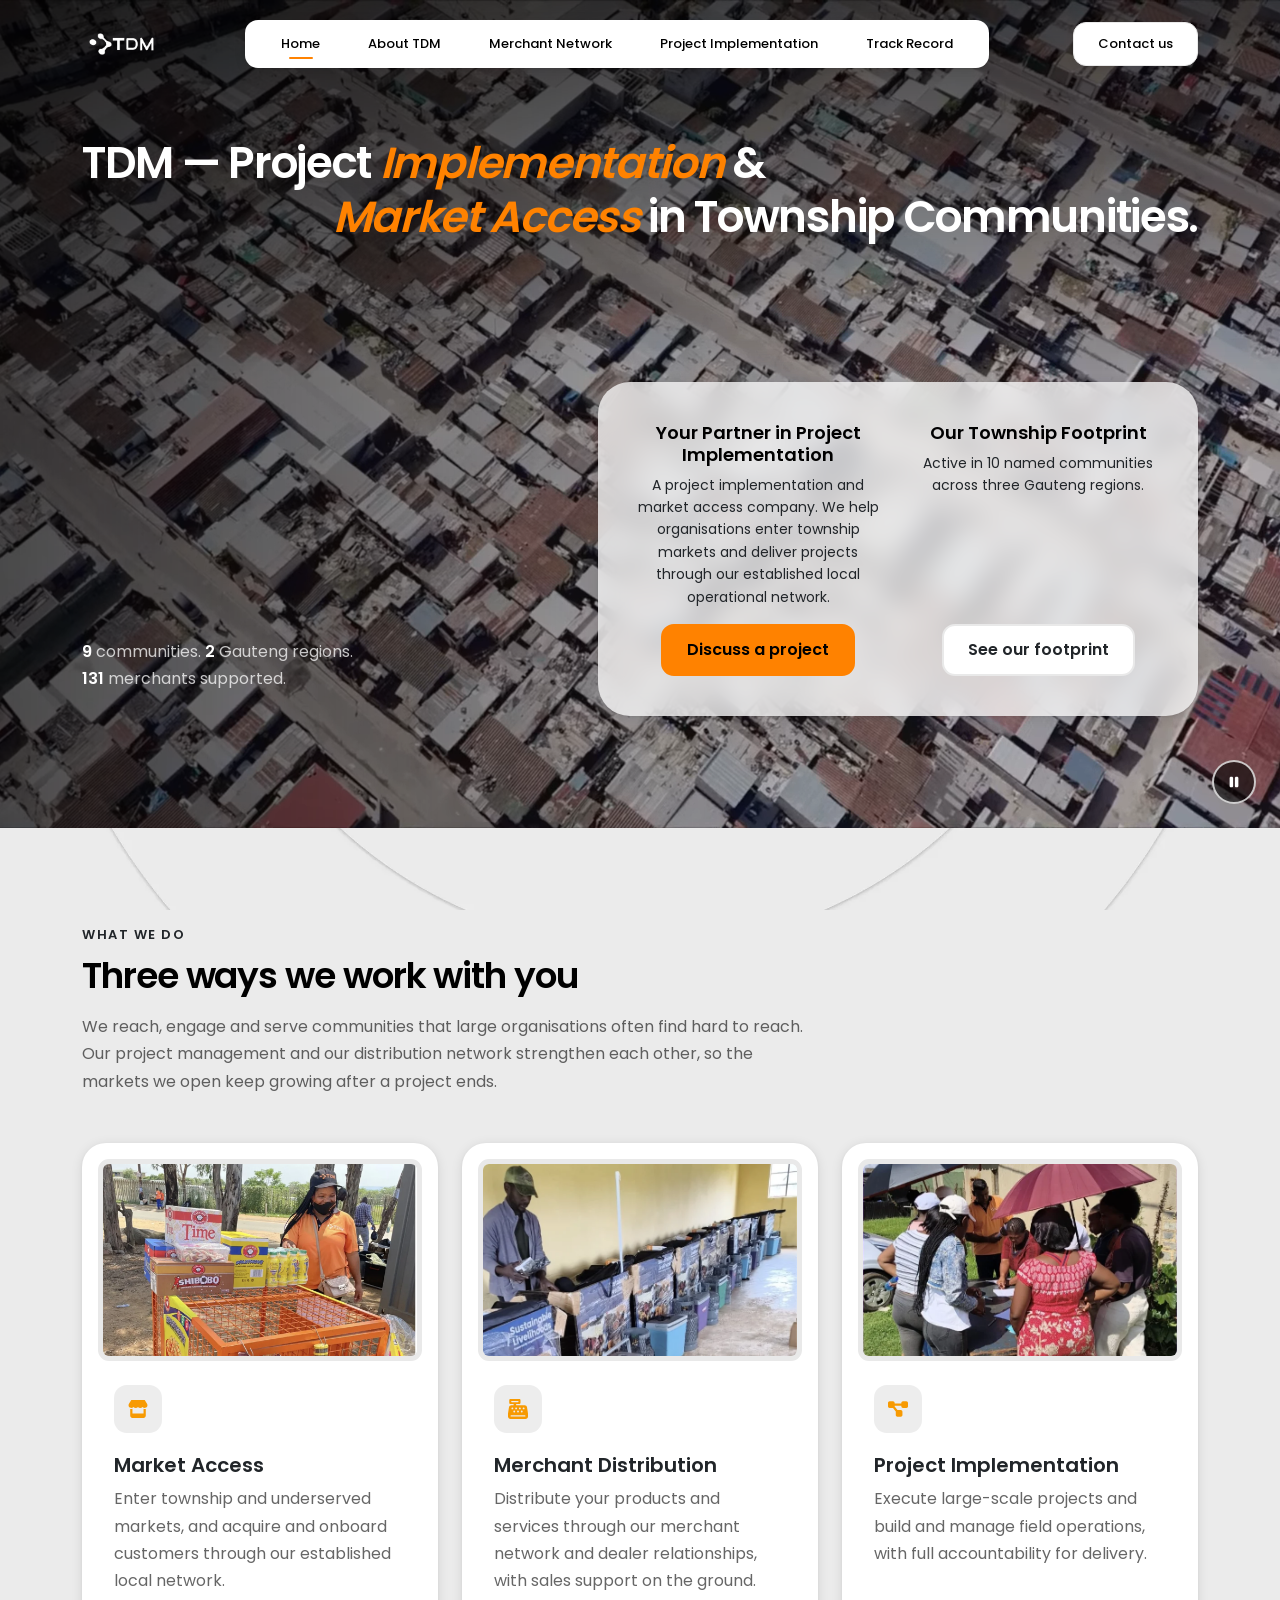
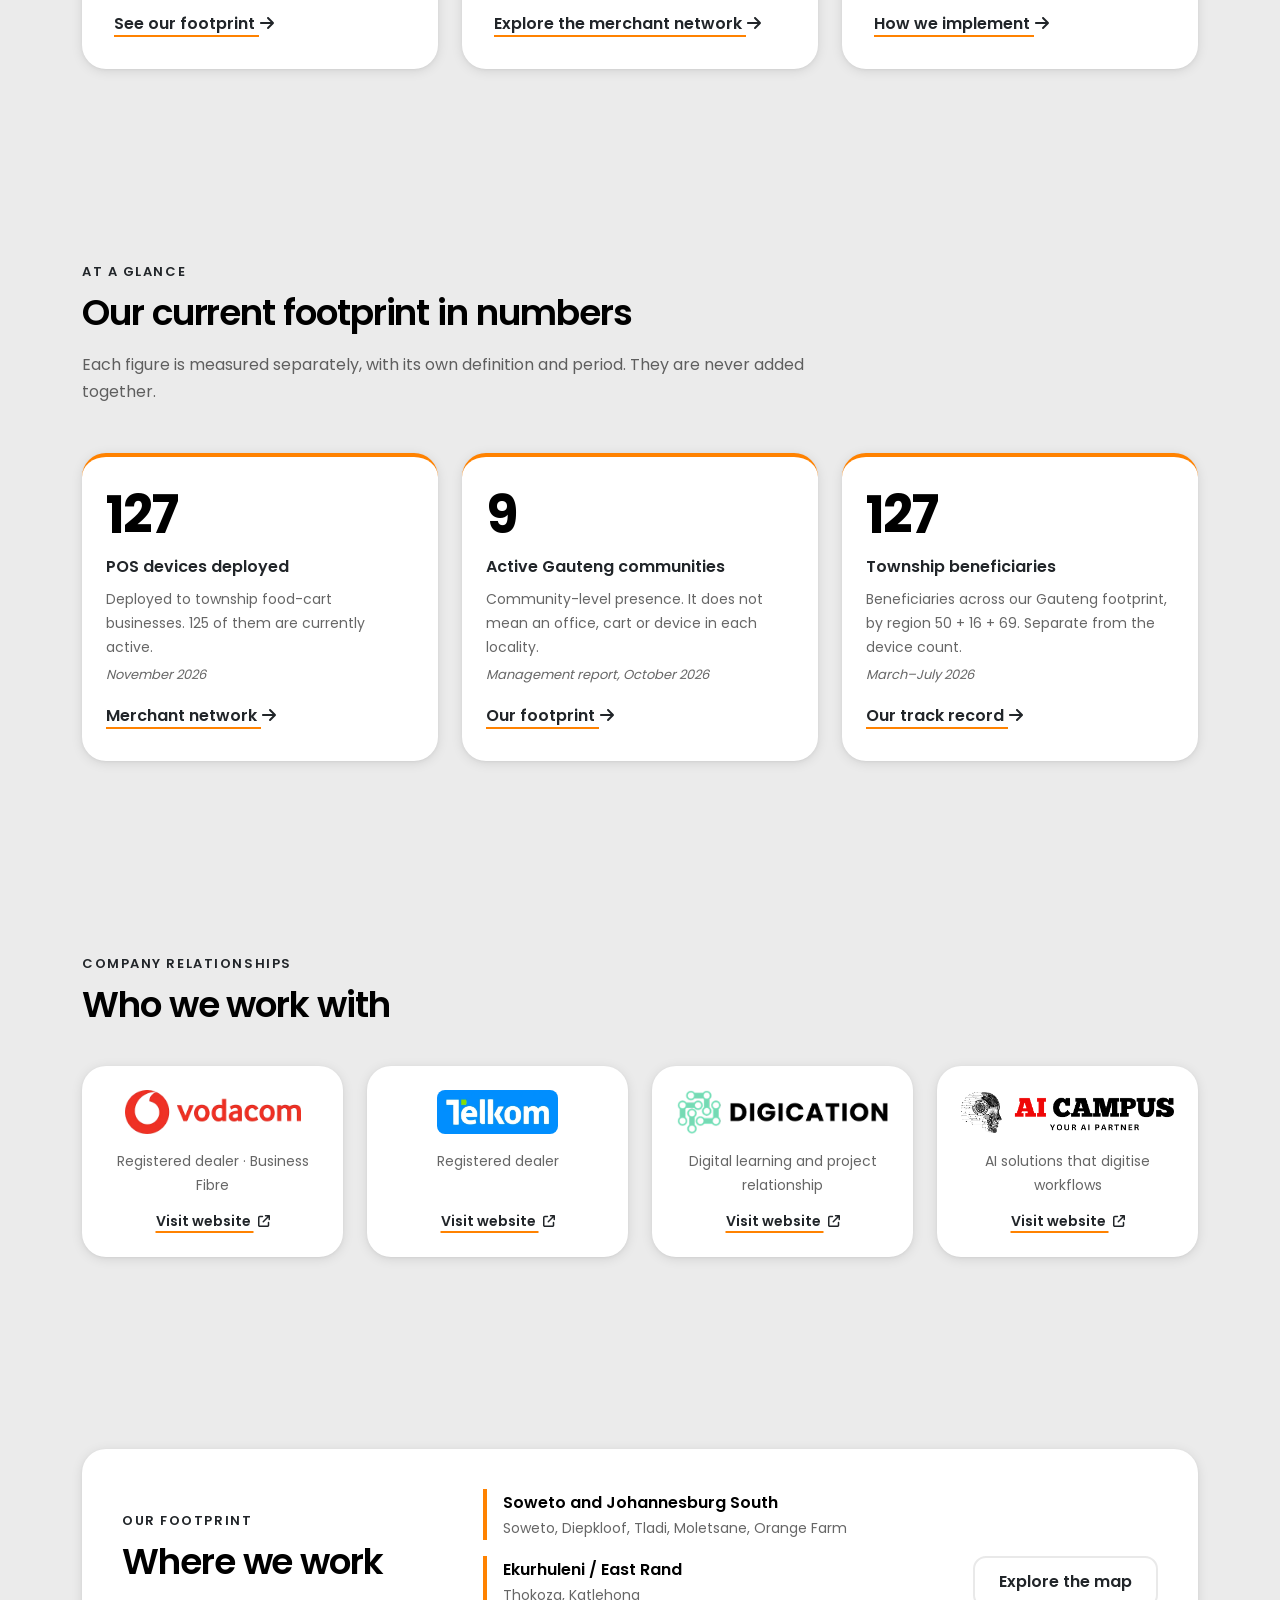
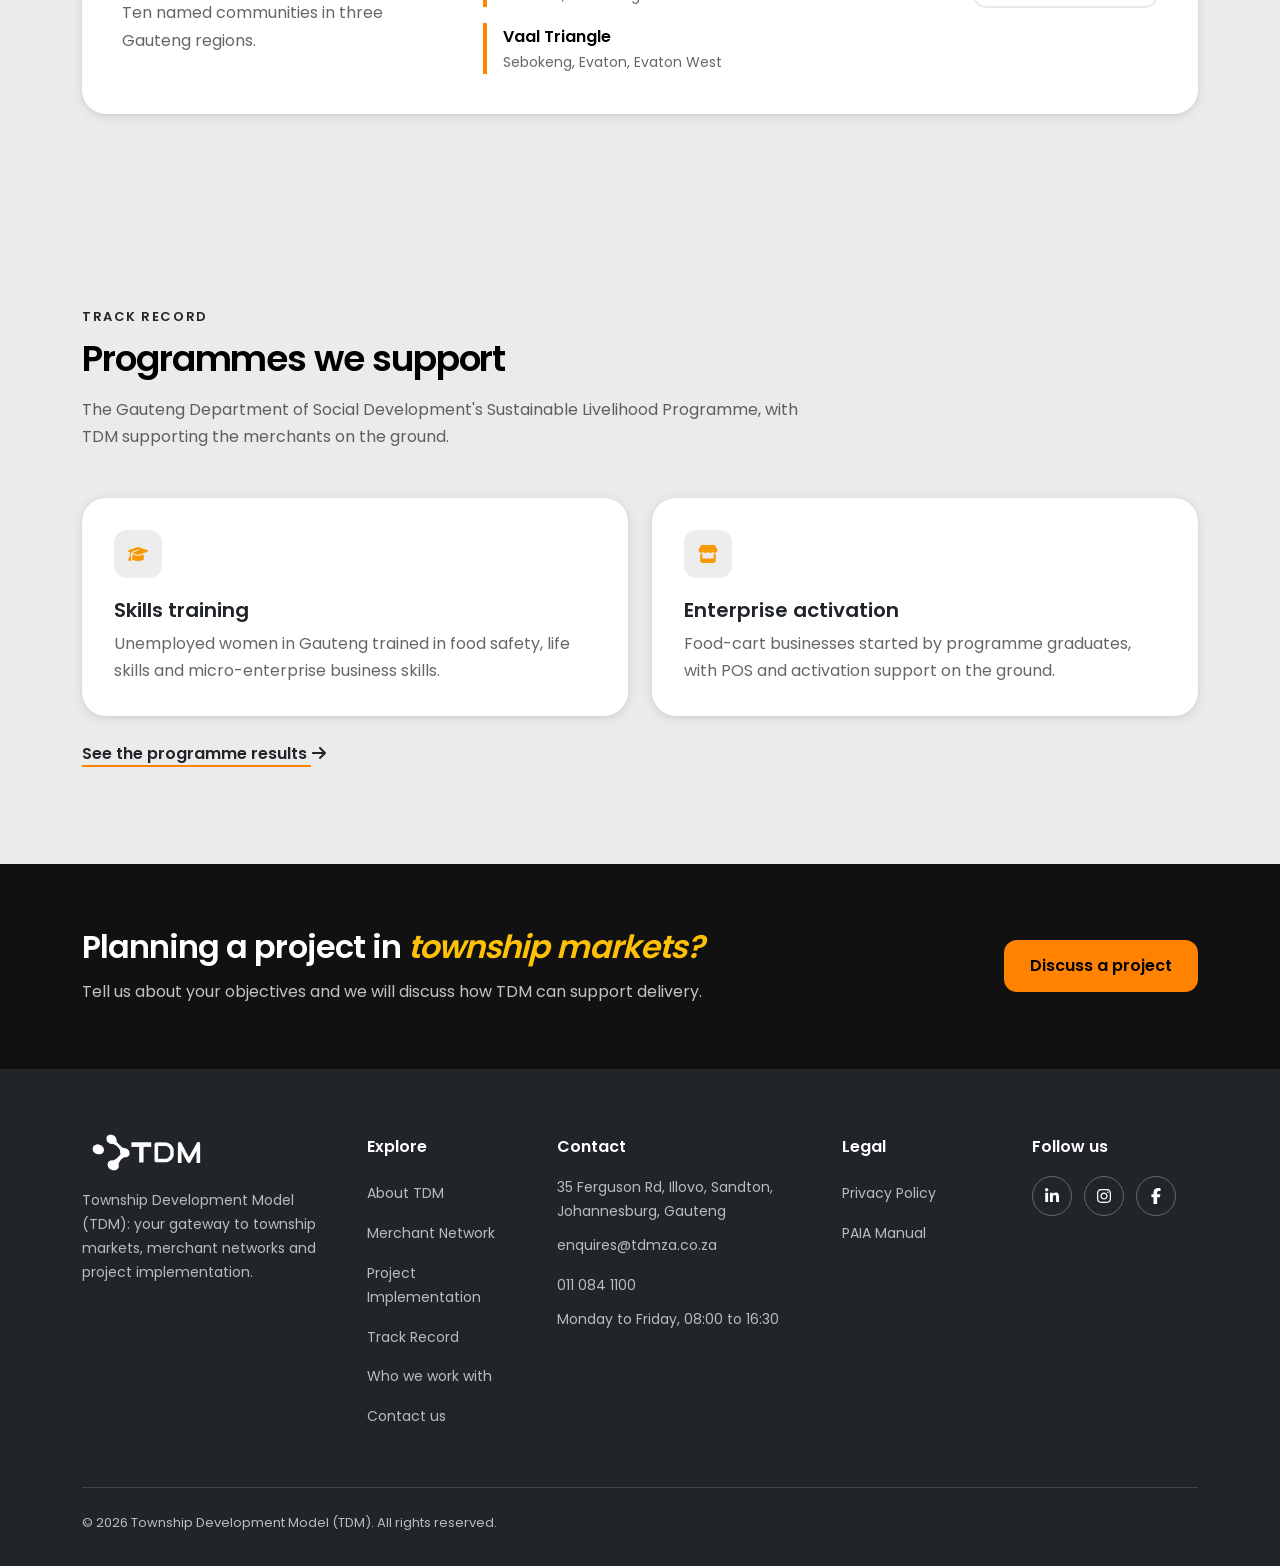
<file: index.html>
<!DOCTYPE html>
<html lang="en-ZA">

<head>
  <meta charset="UTF-8">
  <meta name="viewport" content="width=device-width, initial-scale=1.0">
  <meta name="robots" content="noindex, nofollow">
  <title>TDM | Township Development Model – Market Access &amp; Projects</title>
  <meta name="description" content="TDM (Township Development Model) is a South African project implementation and market access company working in Gauteng township communities.">
  <meta name="keywords" content="TDM, Township Development Model, township markets, merchant networks, project implementation, market access, Gauteng">
  <meta property="og:type" content="website">
  <meta property="og:site_name" content="Township Development Model (TDM)">
  <meta property="og:title" content="TDM | Township Development Model – Market Access &amp; Projects">
  <meta property="og:description" content="TDM (Township Development Model) is a South African project implementation and market access company working in Gauteng township communities.">
  <meta property="og:url" content="https://tdmza.co.za/">
  <meta property="og:image" content="https://tdmza.co.za/images/logo/tdm-share.webp">
  <meta property="og:image:width" content="1200">
  <meta property="og:image:height" content="630">
  <meta property="og:image:alt" content="The TDM logo over an aerial view of a township">
  <meta property="og:locale" content="en_ZA">
  <meta name="twitter:card" content="summary_large_image">
  <link rel="canonical" href="https://tdmza.co.za/">
  <link rel="icon" href="images/logo/tdm-favicon.webp" type="image/webp" sizes="192x192">
  <link rel="apple-touch-icon" href="images/logo/tdm-favicon.webp">
  <link rel="preload" href="css/fonts/poppins-400.woff2" as="font" type="font/woff2" crossorigin>
  <link rel="stylesheet" href="https://cdn.jsdelivr.net/npm/bootstrap@5.3.3/dist/css/bootstrap.min.css" integrity="sha384-QWTKZyjpPEjISv5WaRU9OFeRpok6YctnYmDr5pNlyT2bRjXh0JMhjY6hW+ALEwIH" crossorigin="anonymous">
  <link rel="stylesheet" href="css/styles.css">
</head>

<body class="site-body">
  <a class="skip-link" href="#main_content">Skip to main content</a>
  <header class="site-header site-header-over-video">
    <div class="container-xl site-header-row">
      <a class="site-logo-link" href="./"><img src="images/logo/tdm-logo.webp" alt="Township Development Model (TDM) home" class="site-logo site-logo-dark" width="126" height="89"><img src="images/logo/tdm-logo-white-header.webp" alt="Township Development Model (TDM) home" class="site-logo site-logo-light" width="126" height="89"></a>
      <nav class="d-none d-lg-block" aria-label="Main navigation">
        <ul class="nav-pill d-flex">
          <li class="nav-pill-item"><a class="nav-pill-link active" aria-current="page" href="./">Home</a></li>
          <li class="nav-pill-item"><a class="nav-pill-link" href="about/">About TDM</a></li>
          <li class="nav-pill-item"><a class="nav-pill-link" href="merchant-network/">Merchant Network</a></li>
          <li class="nav-pill-item"><a class="nav-pill-link" href="project-implementation/">Project Implementation</a></li>
          <li class="nav-pill-item"><a class="nav-pill-link" href="track-record/">Track Record</a></li>
        </ul>
      </nav>
      <a class="btn-contact d-none d-lg-inline-block" href="contact/">Contact us</a>
      <button class="hamburger d-lg-none" type="button" data-bs-toggle="offcanvas" data-bs-target="#mobile_menu" aria-controls="mobile_menu" aria-expanded="false" aria-label="Open menu">
        <span class="hamburger-line"></span>
        <span class="hamburger-line"></span>
        <span class="hamburger-line"></span>
      </button>
    </div>
  </header>
  <div class="offcanvas offcanvas-end mobile-menu" tabindex="-1" id="mobile_menu" aria-labelledby="mobile_menu_title">
    <div class="offcanvas-header">
      <img class="mobile-menu-logo" src="images/logo/tdm-logo.webp" alt="TDM" width="126" height="89">
      <p class="visually-hidden" id="mobile_menu_title">Menu</p>
      <button type="button" class="btn-close mobile-menu-close" data-bs-dismiss="offcanvas" aria-label="Close menu"></button>
    </div>
    <div class="offcanvas-body">
      <nav aria-label="Mobile navigation">
        <ul class="mobile-menu-list">
          <li class="mobile-menu-item"><a class="mobile-menu-link active" aria-current="page" href="./">Home</a></li>
          <li class="mobile-menu-item"><a class="mobile-menu-link" href="about/">About TDM</a></li>
          <li class="mobile-menu-item"><a class="mobile-menu-link" href="merchant-network/">Merchant Network</a></li>
          <li class="mobile-menu-item"><a class="mobile-menu-link" href="project-implementation/">Project Implementation</a></li>
          <li class="mobile-menu-item"><a class="mobile-menu-link" href="track-record/">Track Record</a></li>
        </ul>
        <a class="btn btn-tdm-primary mobile-menu-cta" href="contact/">Contact us</a>
        <div class="mobile-social">
          <a class="mobile-social-link" href="https://www.linkedin.com/company/township-delivery-model/" target="_blank" rel="noopener noreferrer" aria-label="TDM on LinkedIn (opens in a new tab)"><svg class="icon icon-linkedin-in" aria-hidden="true" focusable="false"><use href="images/icons.svg#icon-linkedin-in"></use></svg></a>
          <a class="mobile-social-link" href="https://www.instagram.com/tdmza/" target="_blank" rel="noopener noreferrer" aria-label="TDM on Instagram (opens in a new tab)"><svg class="icon icon-instagram" aria-hidden="true" focusable="false"><use href="images/icons.svg#icon-instagram"></use></svg></a>
          <a class="mobile-social-link" href="https://www.facebook.com/profile.php?id=61587433742212" target="_blank" rel="noopener noreferrer" aria-label="TDM on Facebook (opens in a new tab)"><svg class="icon icon-facebook-f" aria-hidden="true" focusable="false"><use href="images/icons.svg#icon-facebook-f"></use></svg></a>
        </div>
      </nav>
    </div>
  </div>
  <main id="main_content">
    <section class="hero-section" aria-labelledby="hero_title" data-count-delay="900">
      <video class="hero-video js-hero-video" autoplay muted loop playsinline poster="images/heroes/home-hero-poster.webp" width="1920" height="1080" aria-label="Aerial view flying over the rooftops and streets of a township">
        <source data-src="images/heroes/home-hero-video.webm" type="video/webm">
      </video>
      <span class="hero-shade" aria-hidden="true"></span>
      <button class="hero-video-toggle js-hero-video-toggle" type="button" aria-label="Pause background video" hidden>
        <svg class="icon icon-pause js-hero-video-icon" aria-hidden="true" focusable="false"><use href="images/icons.svg#icon-pause"></use></svg>
      </button>
      <div class="container-xl">
        <h1 class="hero-title" id="hero_title">
          <span class="hero-line hero-line-1">TDM — Project <em class="highlight-text">Implementation</em> &amp;</span>
          <span class="hero-line hero-line-2"><em class="highlight-text">Market Access</em> in Township Communities.</span>
        </h1>
        <p class="hero-tagline"><span class="hero-tagline-strong">10</span>&nbsp;communities. <span class="hero-tagline-strong">3</span>&nbsp;Gauteng&nbsp;regions. <span class="hero-tagline-strong">135</span>&nbsp;merchants&nbsp;supported.</p>
        <div class="hero-card">
          <div class="row g-3 g-md-4">
            <div class="col-12 col-sm-auto col-lg-6 d-flex flex-column align-items-center">
              <h2 class="hero-card-title">Your Partner in Project Implementation</h2>
              <p class="hero-card-text">A project implementation and market access company. We help organisations enter township markets and deliver projects through our established local operational network.</p>
              <a class="btn btn-tdm-primary hero-card-btn mt-auto" href="contact/">Discuss a project</a>
            </div>
            <div class="col-12 col-sm-auto col-lg-6 d-flex flex-column align-items-center">
              <h2 class="hero-card-title">Our Township Footprint</h2>
              <p class="hero-card-text">Active in 10 named communities across three Gauteng regions.</p>
              <a class="btn btn-tdm-light hero-card-btn mt-auto" href="merchant-network/#footprint_map">See our footprint</a>
            </div>
          </div>
        </div>
      </div>
    </section>
    <section class="section-block" aria-labelledby="capabilities_title">
      <div class="container-xl">
        <p class="section-eyebrow">What we do</p>
        <h2 class="section-title" id="capabilities_title">Three ways we work with you</h2>
        <p class="section-intro mb-5">We reach, engage and serve communities that large organisations often find hard to reach. Our project management and our distribution network strengthen each other, so the markets we open keep growing after a project ends.</p>
        <div class="row g-4 justify-content-center">
          <div class="col-md-6 col-lg-4">
            <article class="surface-card surface-card-interactive surface-card-media">
              <figure class="media-frame "><img src="images/capabilities/market-access-card.webp" alt="A TDM field agent in a branded cap and shirt smiling beside an orange food cart stocked with snacks and drinks" width="1152" height="720" class="media-image" loading="lazy"></figure>
              <span class="card-icon"><svg class="icon icon-store" aria-hidden="true" focusable="false"><use href="images/icons.svg#icon-store"></use></svg></span>
              <h3 class="card-title">Market Access</h3>
              <p class="card-text">Enter township and underserved markets, and acquire and onboard customers through our established local network.</p>
              <a class="card-link" href="merchant-network/#footprint_map">See our footprint <svg class="icon icon-arrow-right" aria-hidden="true" focusable="false"><use href="images/icons.svg#icon-arrow-right"></use></svg></a>
            </article>
          </div>
          <div class="col-md-6 col-lg-4">
            <article class="surface-card surface-card-interactive surface-card-media">
              <figure class="media-frame "><img src="images/capabilities/merchant-distribution-card.webp" alt="A man unpacking Sustainable Livelihoods food-cart kits lined up in a hall, each with a gas bottle and a cooler box" width="693" height="433" class="media-image" loading="lazy"></figure>
              <span class="card-icon"><svg class="icon icon-cash-register" aria-hidden="true" focusable="false"><use href="images/icons.svg#icon-cash-register"></use></svg></span>
              <h3 class="card-title">Merchant Distribution</h3>
              <p class="card-text">Distribute your products and services through our merchant network and dealer relationships, with sales support on the ground.</p>
              <a class="card-link" href="merchant-network/">Explore the merchant network <svg class="icon icon-arrow-right" aria-hidden="true" focusable="false"><use href="images/icons.svg#icon-arrow-right"></use></svg></a>
            </article>
          </div>
          <div class="col-md-6 col-lg-4">
            <article class="surface-card surface-card-interactive surface-card-media">
              <figure class="media-frame "><img src="images/capabilities/project-implementation-card.webp" alt="A TDM team member in an orange shirt working with a group of women around a table outdoors, filling in paperwork under umbrellas" width="695" height="434" class="media-image" loading="lazy"></figure>
              <span class="card-icon"><svg class="icon icon-diagram-project" aria-hidden="true" focusable="false"><use href="images/icons.svg#icon-diagram-project"></use></svg></span>
              <h3 class="card-title">Project Implementation</h3>
              <p class="card-text">Execute large-scale projects and build and manage field operations, with full accountability for delivery.</p>
              <a class="card-link" href="project-implementation/">How we implement <svg class="icon icon-arrow-right" aria-hidden="true" focusable="false"><use href="images/icons.svg#icon-arrow-right"></use></svg></a>
            </article>
          </div>
        </div>
      </div>
    </section>
    <section class="section-block" aria-labelledby="stats_title">
      <div class="container-xl">
        <p class="section-eyebrow">At a glance</p>
        <h2 class="section-title" id="stats_title">Our current footprint in numbers</h2>
        <p class="section-intro mb-5">Each figure is measured separately, with its own definition and period. They are never added together.</p>
        <div class="row g-4">
          <div class="col-md-4">
            <div class="stat-tile">
              <span class="stat-value">135</span>
              <span class="stat-label">POS devices deployed</span>
              <p class="stat-definition">Deployed to township food-cart businesses. 125 of them are currently active.</p>
              <p class="stat-period">November 2026</p>
              <a class="card-link" href="merchant-network/">Merchant network <svg class="icon icon-arrow-right" aria-hidden="true" focusable="false"><use href="images/icons.svg#icon-arrow-right"></use></svg></a>
            </div>
          </div>
          <div class="col-md-4">
            <div class="stat-tile">
              <span class="stat-value">10</span>
              <span class="stat-label">Active Gauteng communities</span>
              <p class="stat-definition">Community-level presence. It does not mean an office, cart or device in each locality.</p>
              <p class="stat-period">Management report, October 2026</p>
              <a class="card-link" href="merchant-network/#footprint_map">Our footprint <svg class="icon icon-arrow-right" aria-hidden="true" focusable="false"><use href="images/icons.svg#icon-arrow-right"></use></svg></a>
            </div>
          </div>
          <div class="col-md-4">
            <div class="stat-tile">
              <span class="stat-value">135</span>
              <span class="stat-label">Township beneficiaries</span>
              <p class="stat-definition">Beneficiaries across our Gauteng footprint, by region 50 + 16 + 69. Separate from the device count.</p>
              <p class="stat-period">March–July 2026</p>
              <a class="card-link" href="track-record/">Our track record <svg class="icon icon-arrow-right" aria-hidden="true" focusable="false"><use href="images/icons.svg#icon-arrow-right"></use></svg></a>
            </div>
          </div>
        </div>
      </div>
    </section>
    <section class="section-block" id="partners" aria-labelledby="relationships_title">
      <div class="container-xl">
        <p class="section-eyebrow">Company relationships</p>
        <h2 class="section-title" id="relationships_title">Who we work with</h2>
        <div class="row g-4 mt-2">
          <div class="col-md-6 col-xl-3">
            <a class="logo-tile logo-tile-link" href="https://www.vodacom.co.za/" target="_blank" rel="noopener" aria-label="Visit website: Vodacom (opens in a new tab)">
              <img class="logo-tile-image" src="images/partners/vodacom-logo.webp" alt="Vodacom" width="448" height="112" loading="lazy">
              <p class="logo-tile-label">Registered dealer · Business Fibre</p>
              <span class="logo-tile-visit" aria-hidden="true">Visit website <svg class="icon icon-arrow-up-right-from-square" aria-hidden="true" focusable="false"><use href="images/icons.svg#icon-arrow-up-right-from-square"></use></svg></span>
            </a>
          </div>
          <div class="col-md-6 col-xl-3">
            <a class="logo-tile logo-tile-link" href="https://www.telkom.co.za/" target="_blank" rel="noopener" aria-label="Visit website: Telkom (opens in a new tab)">
              <img class="logo-tile-image logo-tile-image-boxed" src="images/partners/telkom-logo.webp" alt="Telkom" width="813" height="295" loading="lazy">
              <p class="logo-tile-label">Registered dealer</p>
              <span class="logo-tile-visit" aria-hidden="true">Visit website <svg class="icon icon-arrow-up-right-from-square" aria-hidden="true" focusable="false"><use href="images/icons.svg#icon-arrow-up-right-from-square"></use></svg></span>
            </a>
          </div>
          <div class="col-md-6 col-xl-3">
            <a class="logo-tile logo-tile-link" href="https://www.digication.co.za/" target="_blank" rel="noopener" aria-label="Visit website: Digication (opens in a new tab)">
              <img class="logo-tile-image" src="images/partners/digication-logo.webp" alt="Digication" width="535" height="112" loading="lazy">
              <p class="logo-tile-label">Digital learning and project relationship</p>
              <span class="logo-tile-visit" aria-hidden="true">Visit website <svg class="icon icon-arrow-up-right-from-square" aria-hidden="true" focusable="false"><use href="images/icons.svg#icon-arrow-up-right-from-square"></use></svg></span>
            </a>
          </div>
          <div class="col-md-6 col-xl-3">
            <a class="logo-tile logo-tile-link" href="https://aicampus.co.za/" target="_blank" rel="noopener" aria-label="Visit website: AI Campus (opens in a new tab)">
              <img class="logo-tile-image" src="images/partners/ai-campus-logo.webp" alt="AI Campus" width="741" height="143" loading="lazy">
              <p class="logo-tile-label">AI solutions that digitise workflows</p>
              <span class="logo-tile-visit" aria-hidden="true">Visit website <svg class="icon icon-arrow-up-right-from-square" aria-hidden="true" focusable="false"><use href="images/icons.svg#icon-arrow-up-right-from-square"></use></svg></span>
            </a>
          </div>
        </div>
      </div>
    </section>
    <section class="section-block" aria-labelledby="home_map_title">
      <div class="container-xl">
        <div class="region-band">
          <div class="region-band-intro">
            <p class="section-eyebrow">Our footprint</p>
            <h2 class="section-title" id="home_map_title">Where we work</h2>
            <p class="section-intro mb-0">Ten named communities in three Gauteng regions.</p>
          </div>
          <ul class="region-list">
            <li class="region-item"><span class="region-name">Soweto and Johannesburg South</span><span class="region-places">Soweto, Diepkloof, Tladi, Moletsane, Orange Farm</span></li>
            <li class="region-item"><span class="region-name">Ekurhuleni / East Rand</span><span class="region-places">Thokoza, Katlehong</span></li>
            <li class="region-item"><span class="region-name">Vaal Triangle</span><span class="region-places">Sebokeng, Evaton, Evaton West</span></li>
          </ul>
          <a class="btn btn-tdm-light region-band-link" href="merchant-network/#footprint_map">Explore the map</a>
        </div>
      </div>
    </section>
    <section class="section-block" aria-labelledby="record_title">
      <div class="container-xl">
        <p class="section-eyebrow">Track record</p>
        <h2 class="section-title" id="record_title">Programmes we support</h2>
        <p class="section-intro mb-5">The Gauteng Department of Social Development's Sustainable Livelihood Programme, with TDM supporting the merchants on the ground.</p>
        <div class="row g-4">
          <div class="col-md-6">
            <article class="surface-card">
              <span class="card-icon"><svg class="icon icon-graduation-cap" aria-hidden="true" focusable="false"><use href="images/icons.svg#icon-graduation-cap"></use></svg></span>
              <h3 class="card-title">Skills training</h3>
              <p class="card-text mb-0">Unemployed women in Gauteng trained in food safety, life skills and micro-enterprise business skills.</p>
            </article>
          </div>
          <div class="col-md-6">
            <article class="surface-card">
              <span class="card-icon"><svg class="icon icon-store" aria-hidden="true" focusable="false"><use href="images/icons.svg#icon-store"></use></svg></span>
              <h3 class="card-title">Enterprise activation</h3>
              <p class="card-text mb-0">Food-cart businesses started by programme graduates, with POS and activation support on the ground.</p>
            </article>
          </div>
        </div>
        <p class="mt-4 mb-0"><a class="card-link" href="track-record/">See the programme results <svg class="icon icon-arrow-right" aria-hidden="true" focusable="false"><use href="images/icons.svg#icon-arrow-right"></use></svg></a></p>
      </div>
    </section>
    <section class="cta-band" aria-labelledby="cta_title">
      <div class="container-xl">
        <div class="row align-items-center g-4">
          <div class="col-lg-8">
            <h2 class="cta-title" id="cta_title">Planning a project in <span class="cta-title-accent">township markets?</span></h2>
            <p class="cta-text">Tell us about your objectives and we will discuss how TDM can support delivery.</p>
          </div>
          <div class="col-lg-4 text-lg-end">
            <a class="btn btn-tdm-primary" href="contact/">Discuss a project</a>
          </div>
        </div>
      </div>
    </section>
  </main>
  <footer class="site-footer">
    <div class="container-xl">
      <div class="row g-4">
        <div class="col-12 col-lg-3">
          <img src="images/logo/tdm-logo-white.webp" alt="Township Development Model (TDM)" class="footer-logo" width="833" height="253" loading="lazy">
          <p class="footer-tagline mb-0">Township Development Model (TDM): your gateway to township markets, merchant networks and project implementation.</p>
        </div>
        <div class="col-6 col-md-3 col-lg-2">
          <p class="footer-heading">Explore</p>
          <ul class="footer-list">
            <li class="footer-item"><a class="footer-link" href="about/">About TDM</a></li>
            <li class="footer-item"><a class="footer-link" href="merchant-network/">Merchant Network</a></li>
            <li class="footer-item"><a class="footer-link" href="project-implementation/">Project Implementation</a></li>
            <li class="footer-item"><a class="footer-link" href="track-record/">Track Record</a></li>
            <li class="footer-item"><a class="footer-link" href="#partners">Who we work with</a></li>
            <li class="footer-item"><a class="footer-link" href="contact/">Contact us</a></li>
          </ul>
        </div>
        <div class="col-6 col-md-4 col-lg-3">
          <p class="footer-heading">Contact</p>
          <ul class="footer-list">
            <li class="footer-item">35 Ferguson Rd, Illovo, Sandton, Johannesburg, Gauteng</li>
            <li class="footer-item"><a class="footer-link" href="mailto:enquires@tdmza.co.za">enquires@tdmza.co.za</a></li>
            <li class="footer-item"><a class="footer-link" href="tel:+27110841100">011 084 1100</a></li>
            <li class="footer-item">Monday to Friday, 08:00 to 16:30</li>
          </ul>
        </div>
        <div class="col-6 col-md-2 col-lg-2">
          <p class="footer-heading">Legal</p>
          <ul class="footer-list">
            <li class="footer-item"><a class="footer-link" href="privacy-policy/">Privacy Policy</a></li>
            <li class="footer-item"><a class="footer-link" href="paia-manual/">PAIA Manual</a></li>
            <li class="footer-item" hidden><button class="footer-link footer-link-button js-cookie-settings" type="button" hidden>Cookie settings</button></li>
          </ul>
        </div>
        <div class="col-6 col-md-3 col-lg-2">
          <p class="footer-heading">Follow us</p>
          <div class="footer-social">
            <a class="footer-social-link" href="https://www.linkedin.com/company/township-delivery-model/" target="_blank" rel="noopener noreferrer" aria-label="TDM on LinkedIn (opens in a new tab)"><svg class="icon icon-linkedin-in" aria-hidden="true" focusable="false"><use href="images/icons.svg#icon-linkedin-in"></use></svg></a>
            <a class="footer-social-link" href="https://www.instagram.com/tdmza/" target="_blank" rel="noopener noreferrer" aria-label="TDM on Instagram (opens in a new tab)"><svg class="icon icon-instagram" aria-hidden="true" focusable="false"><use href="images/icons.svg#icon-instagram"></use></svg></a>
            <a class="footer-social-link" href="https://www.facebook.com/profile.php?id=61587433742212" target="_blank" rel="noopener noreferrer" aria-label="TDM on Facebook (opens in a new tab)"><svg class="icon icon-facebook-f" aria-hidden="true" focusable="false"><use href="images/icons.svg#icon-facebook-f"></use></svg></a>
          </div>
        </div>
      </div>
      <p class="footer-bottom mb-0">&copy; 2026 Township Development Model (TDM). All rights reserved.</p>
    </div>
  </footer>
  <div class="cookie-banner js-cookie-banner" role="region" aria-label="Cookie choice" hidden>
    <p class="cookie-banner-text">We'd like to use Google Analytics cookies to understand how visitors use this site, so we can improve it. They are only set if you accept. <a class="cookie-banner-link" href="privacy-policy/">Privacy Policy</a></p>
    <div class="cookie-banner-actions">
      <button class="btn btn-tdm-light js-cookie-decline" type="button">Decline</button>
      <button class="btn btn-tdm-primary js-cookie-accept" type="button">Accept</button>
    </div>
  </div>
  <script src="https://cdn.jsdelivr.net/npm/bootstrap@5.3.3/dist/js/bootstrap.bundle.min.js" integrity="sha384-YvpcrYf0tY3lHB60NNkmXc5s9fDVZLESaAA55NDzOxhy9GkcIdslK1eN7N6jIeHz" crossorigin="anonymous"></script>
  <script src="js/sticky-header.js"></script>
  <script src="js/mobile-menu.js"></script>
  <script src="js/analytics.js"></script>
  <script src="js/structured-data.js"></script>
  <script src="js/count-up.js"></script>
  <script src="js/hero-video.js"></script>
</body>

</html>
</file>
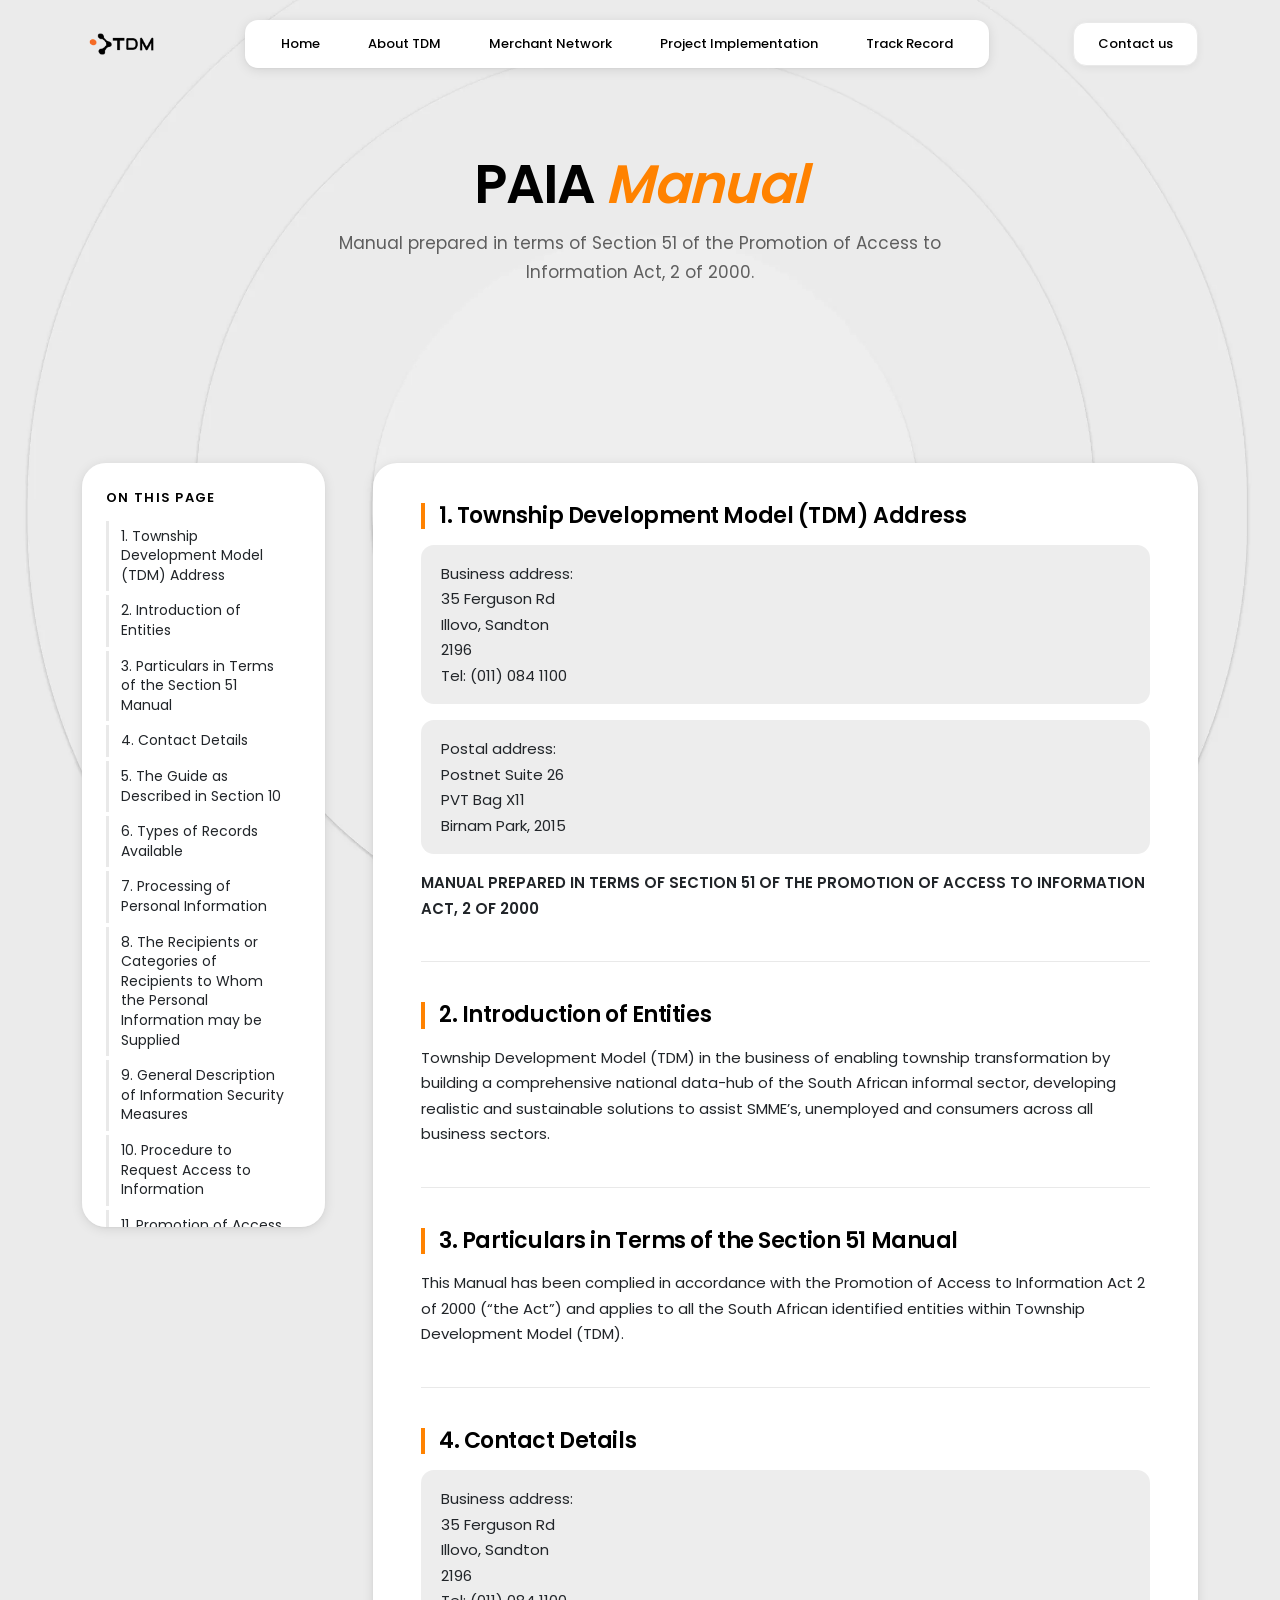
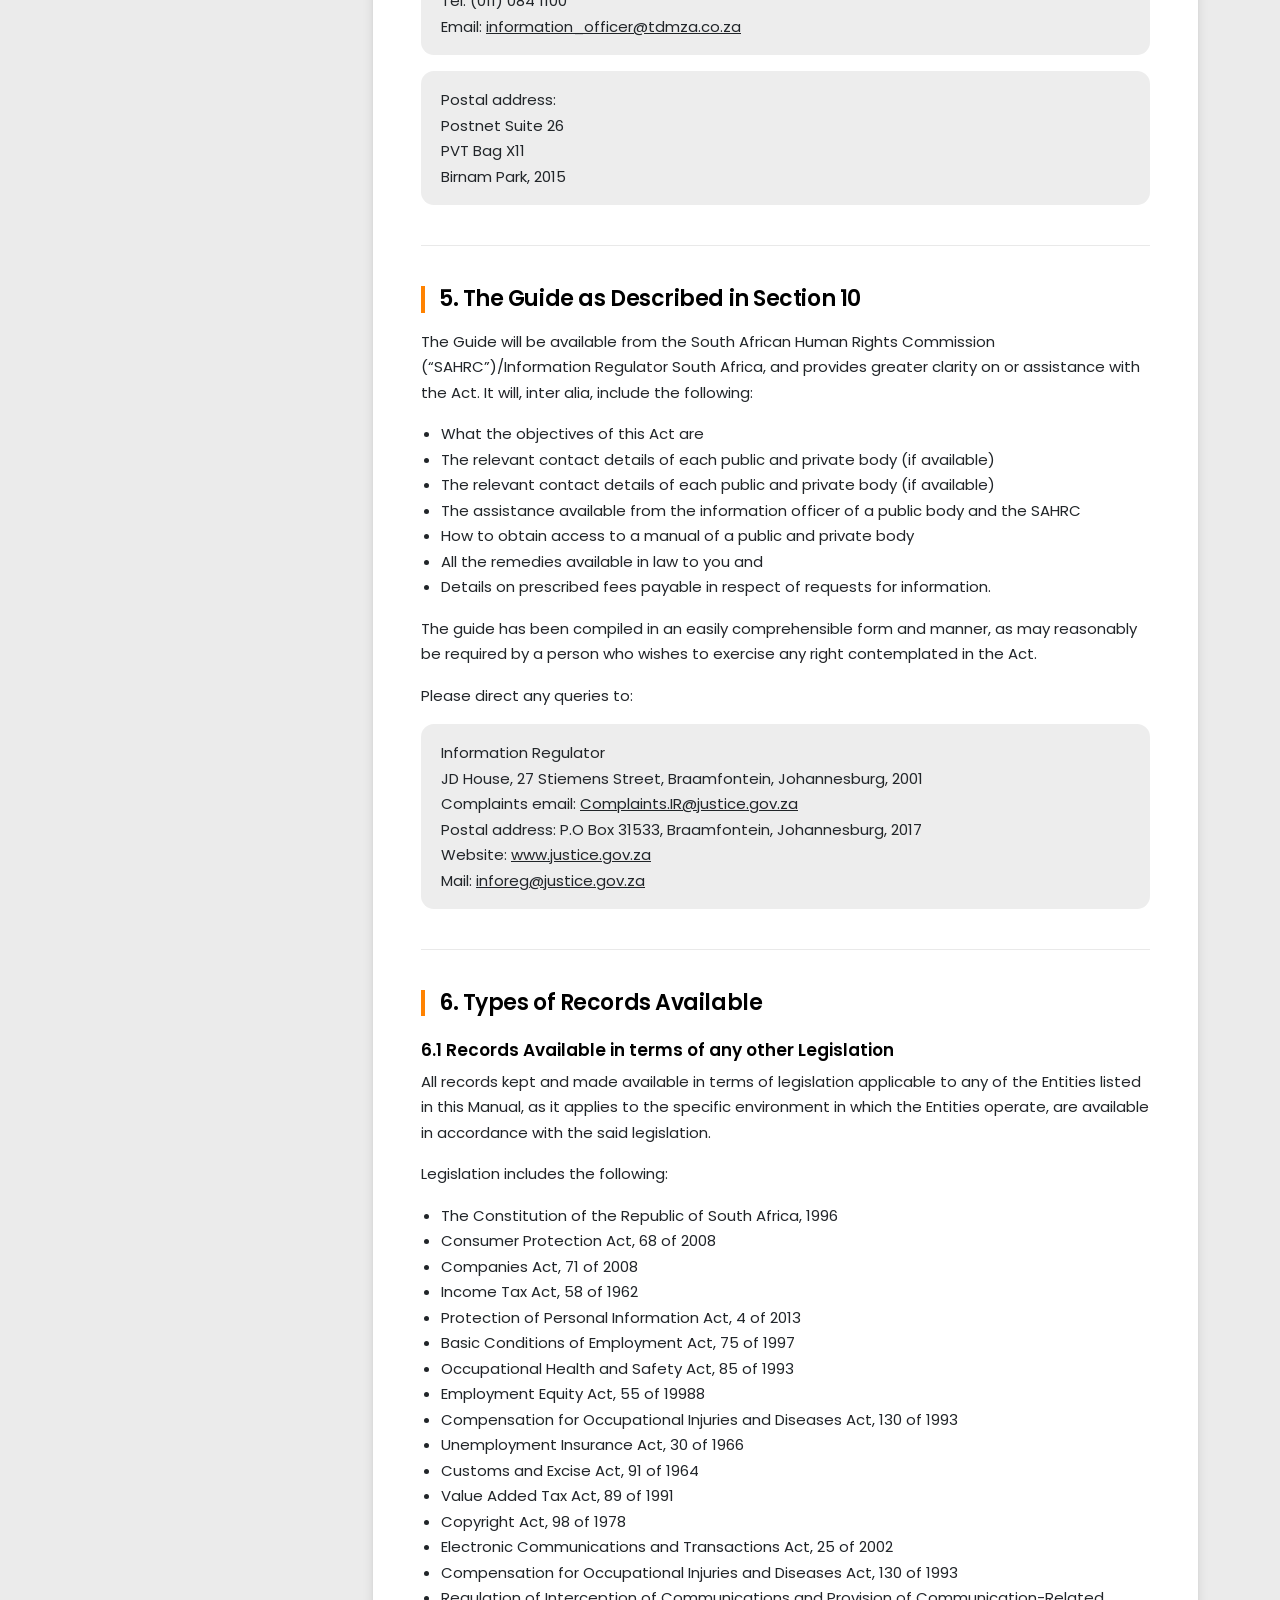
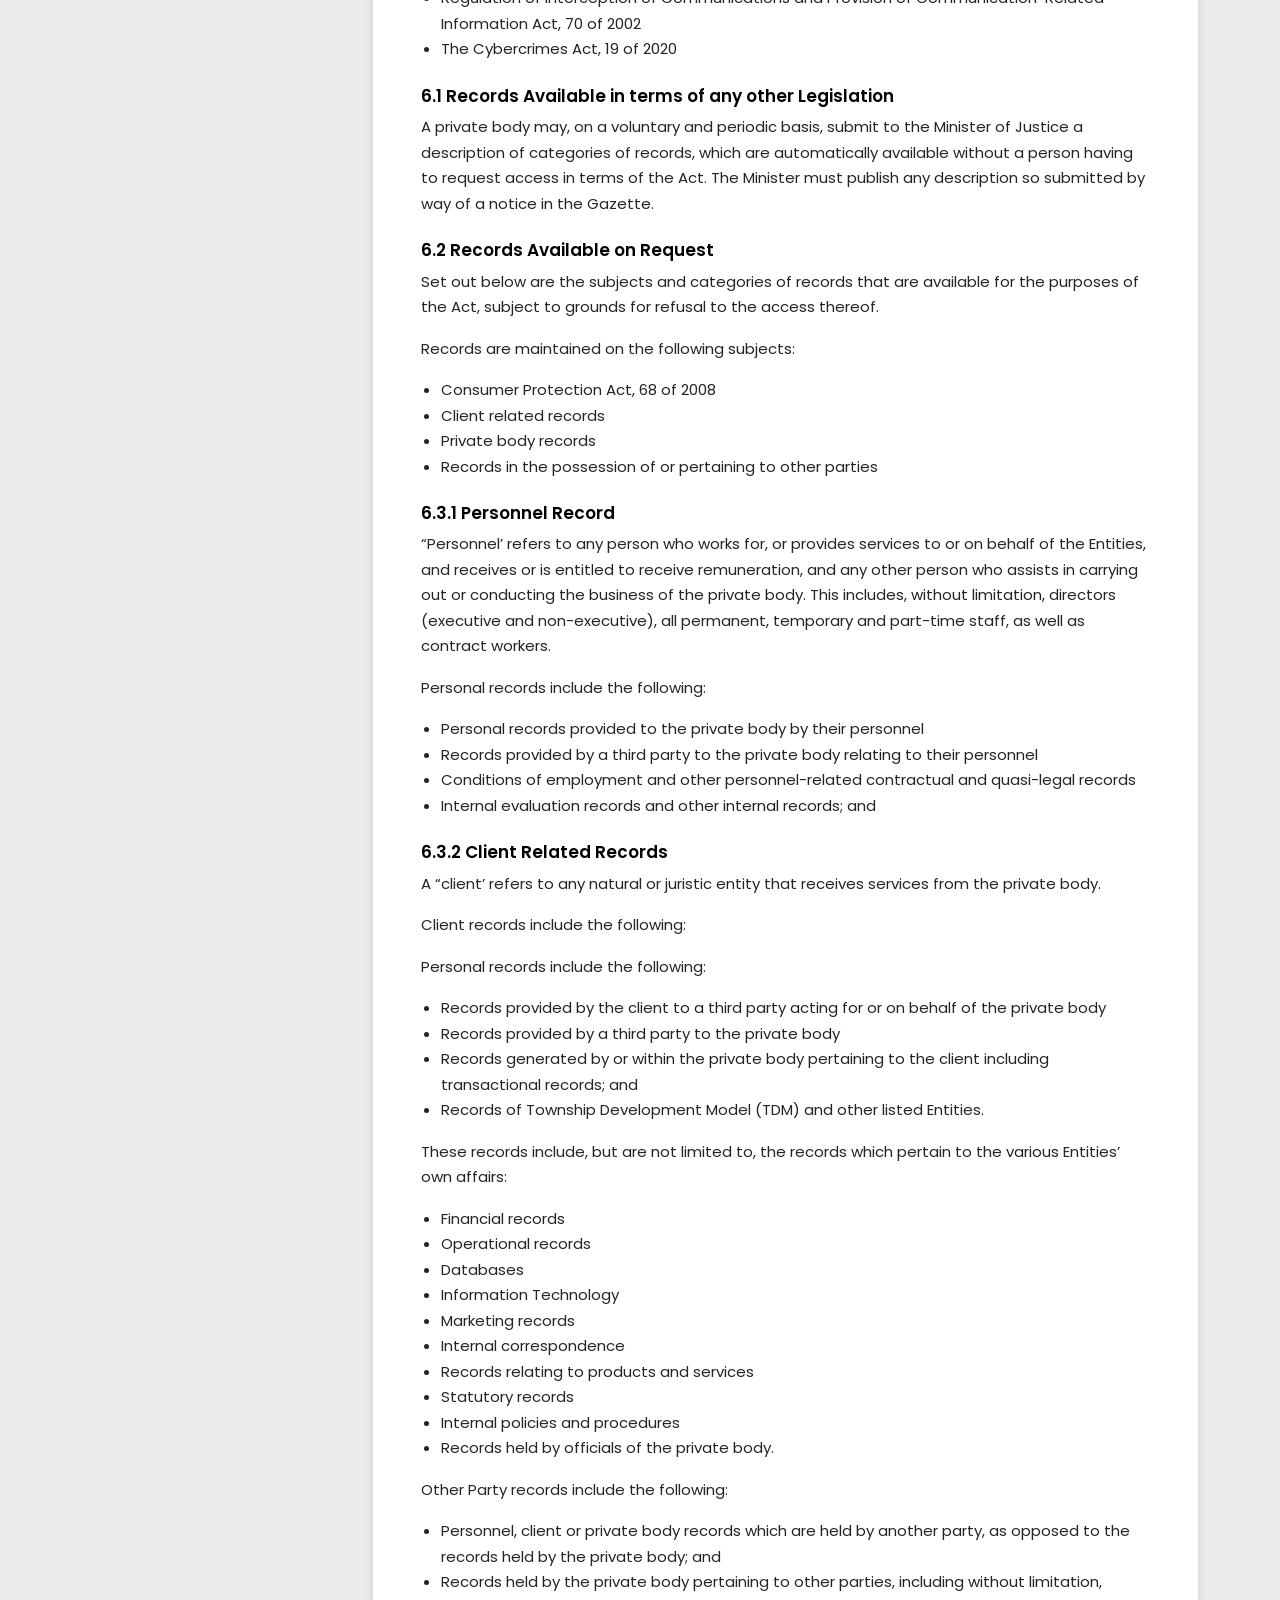
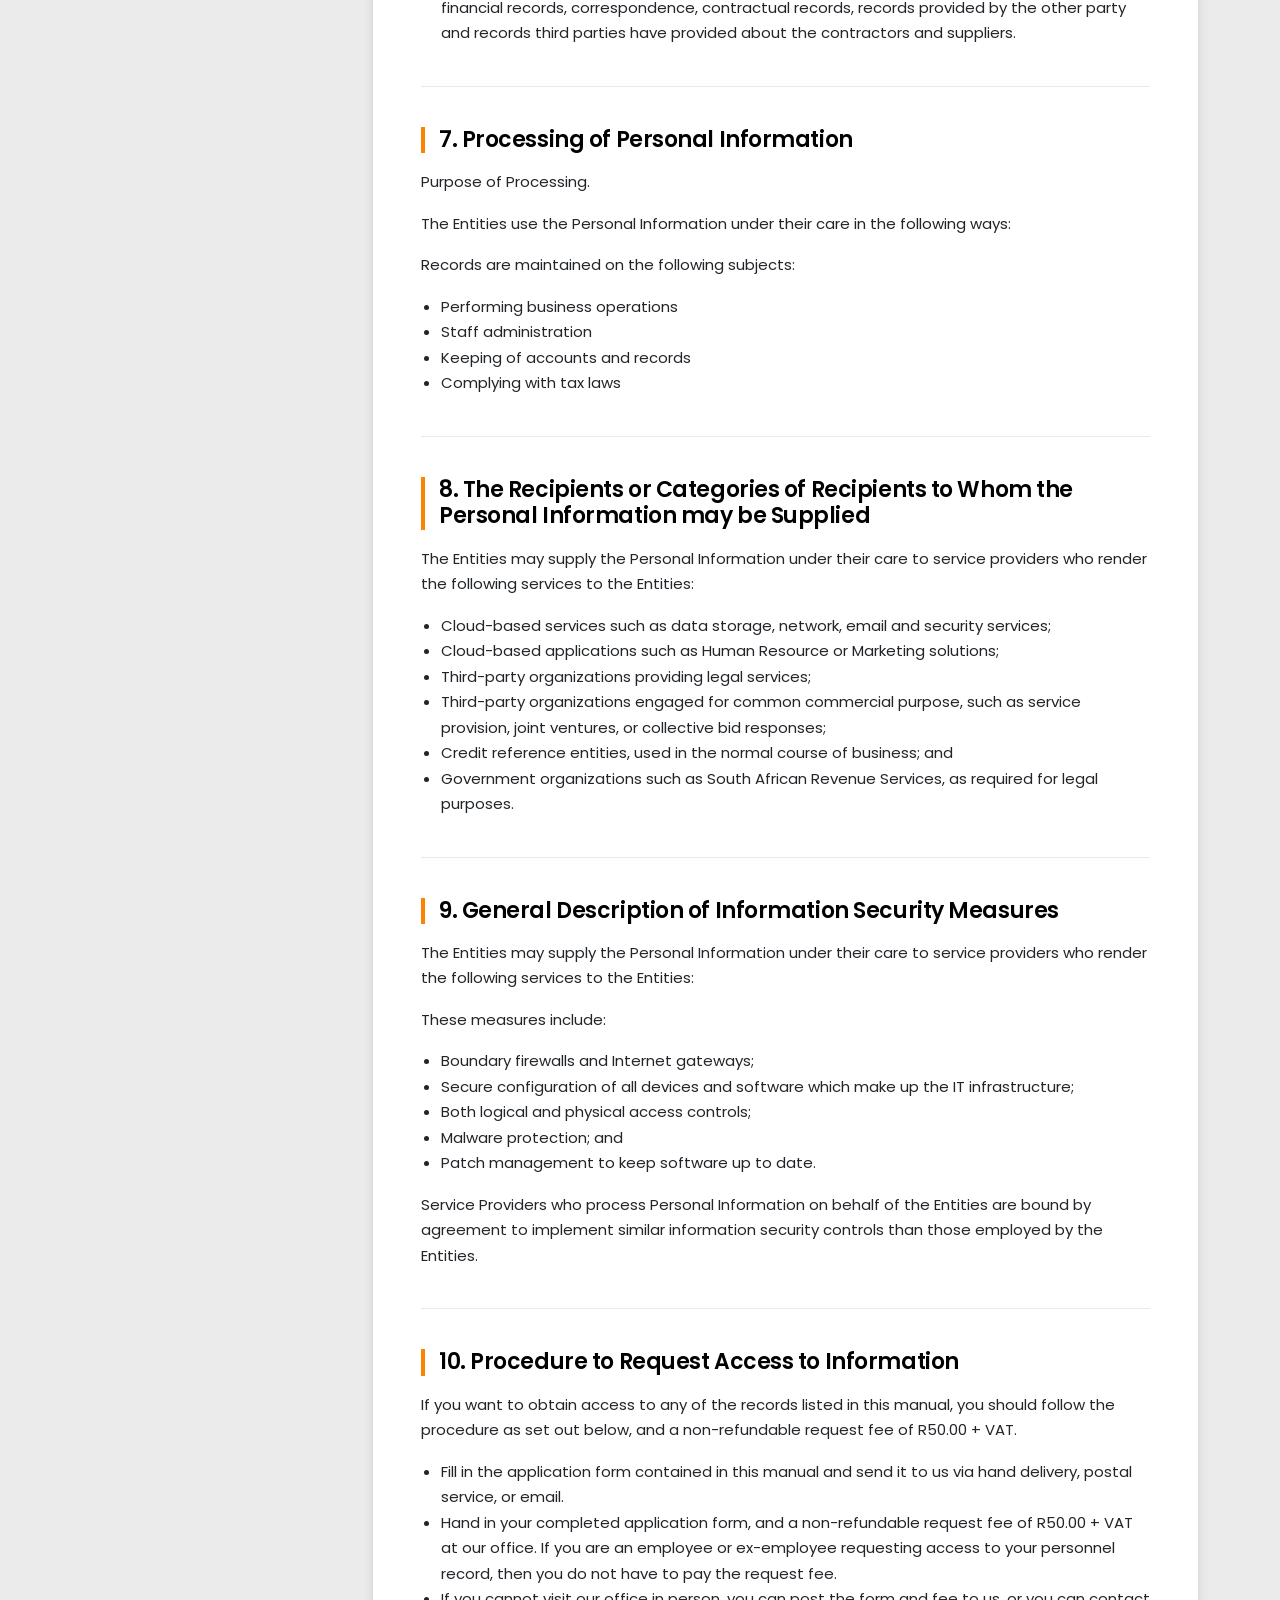
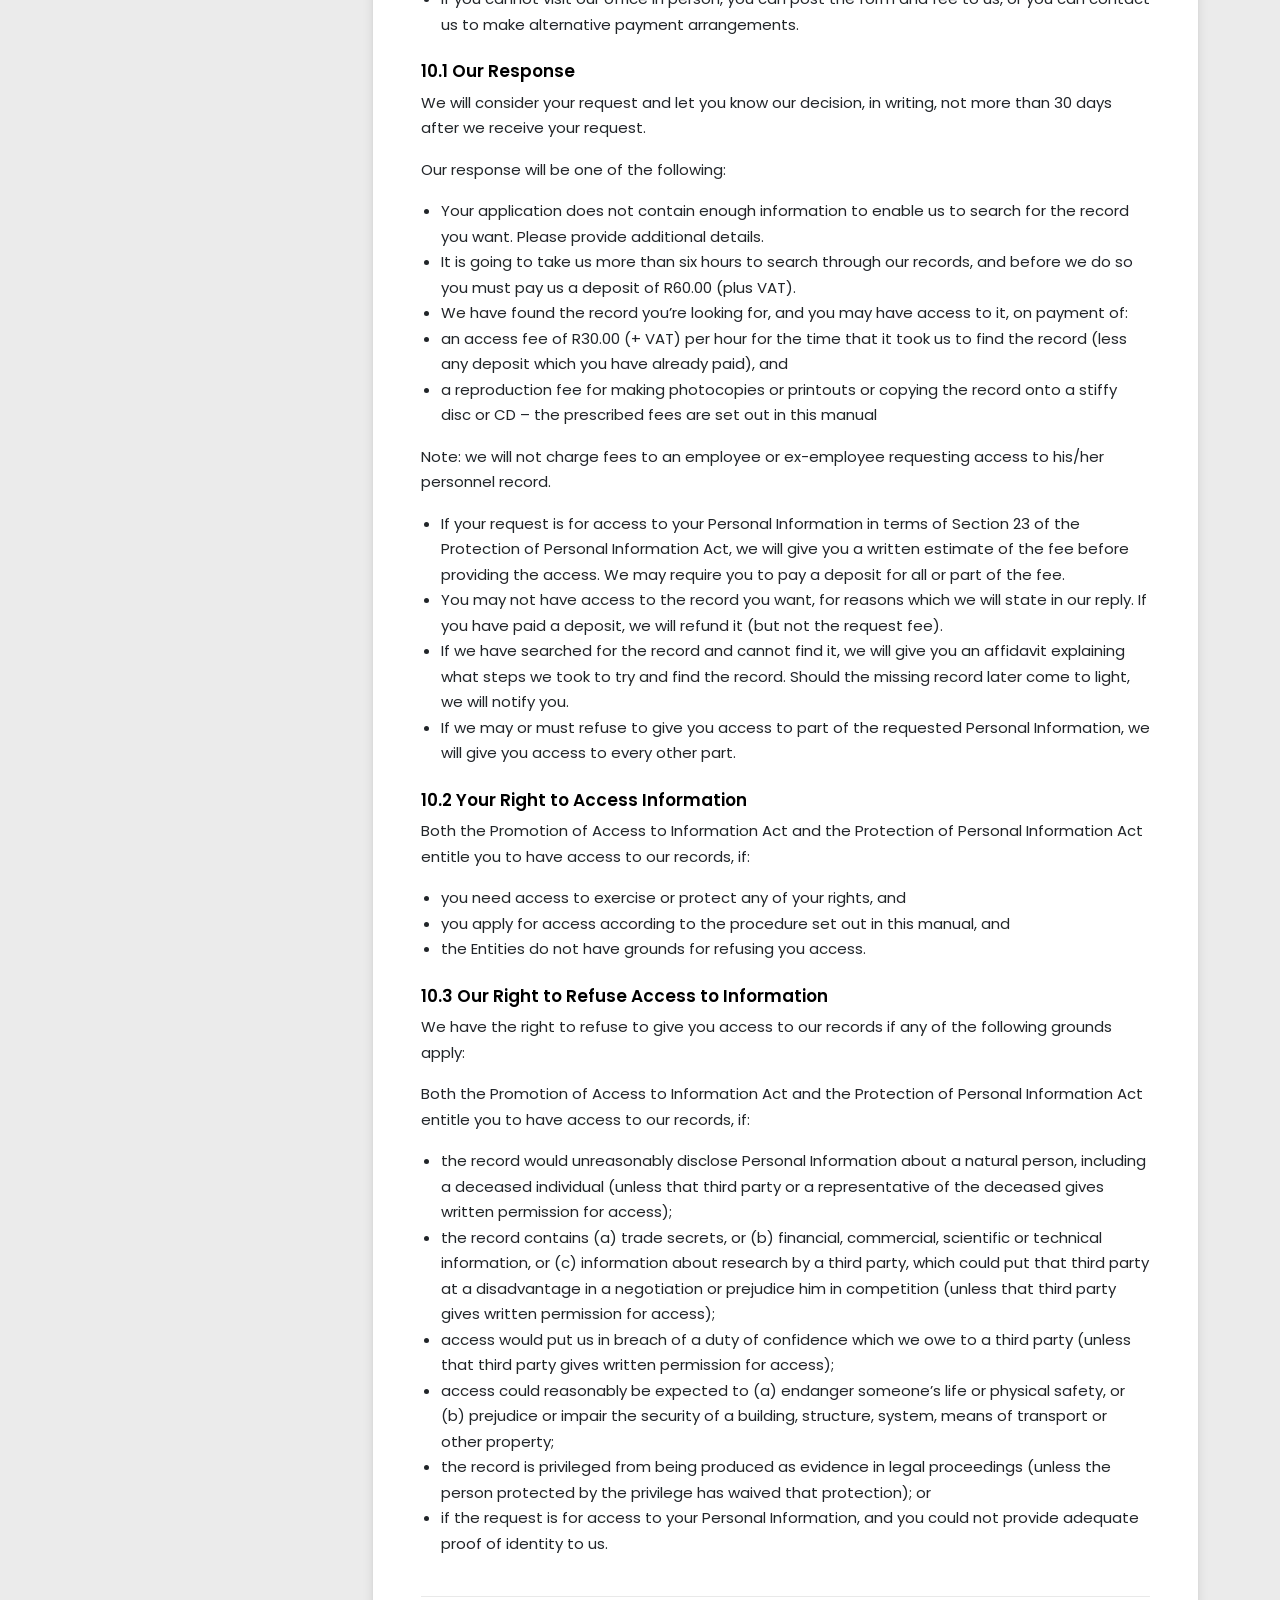
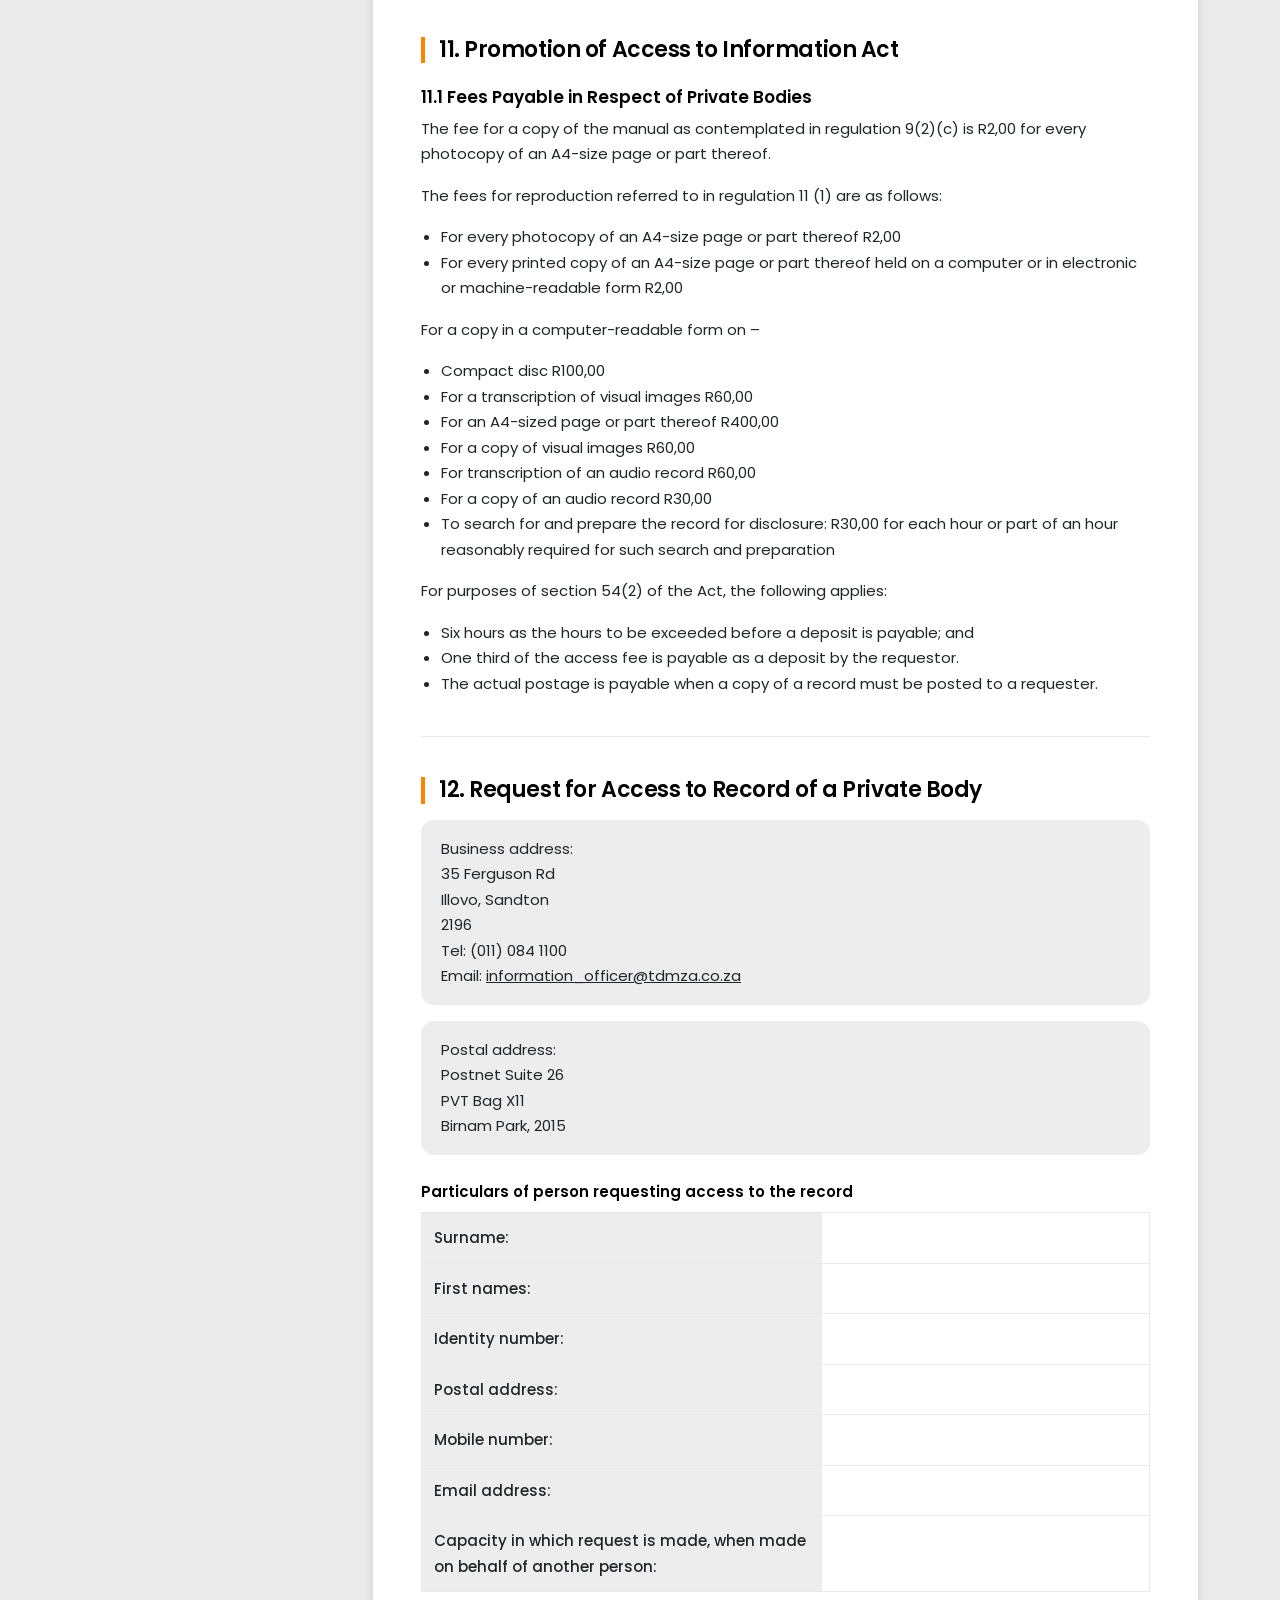
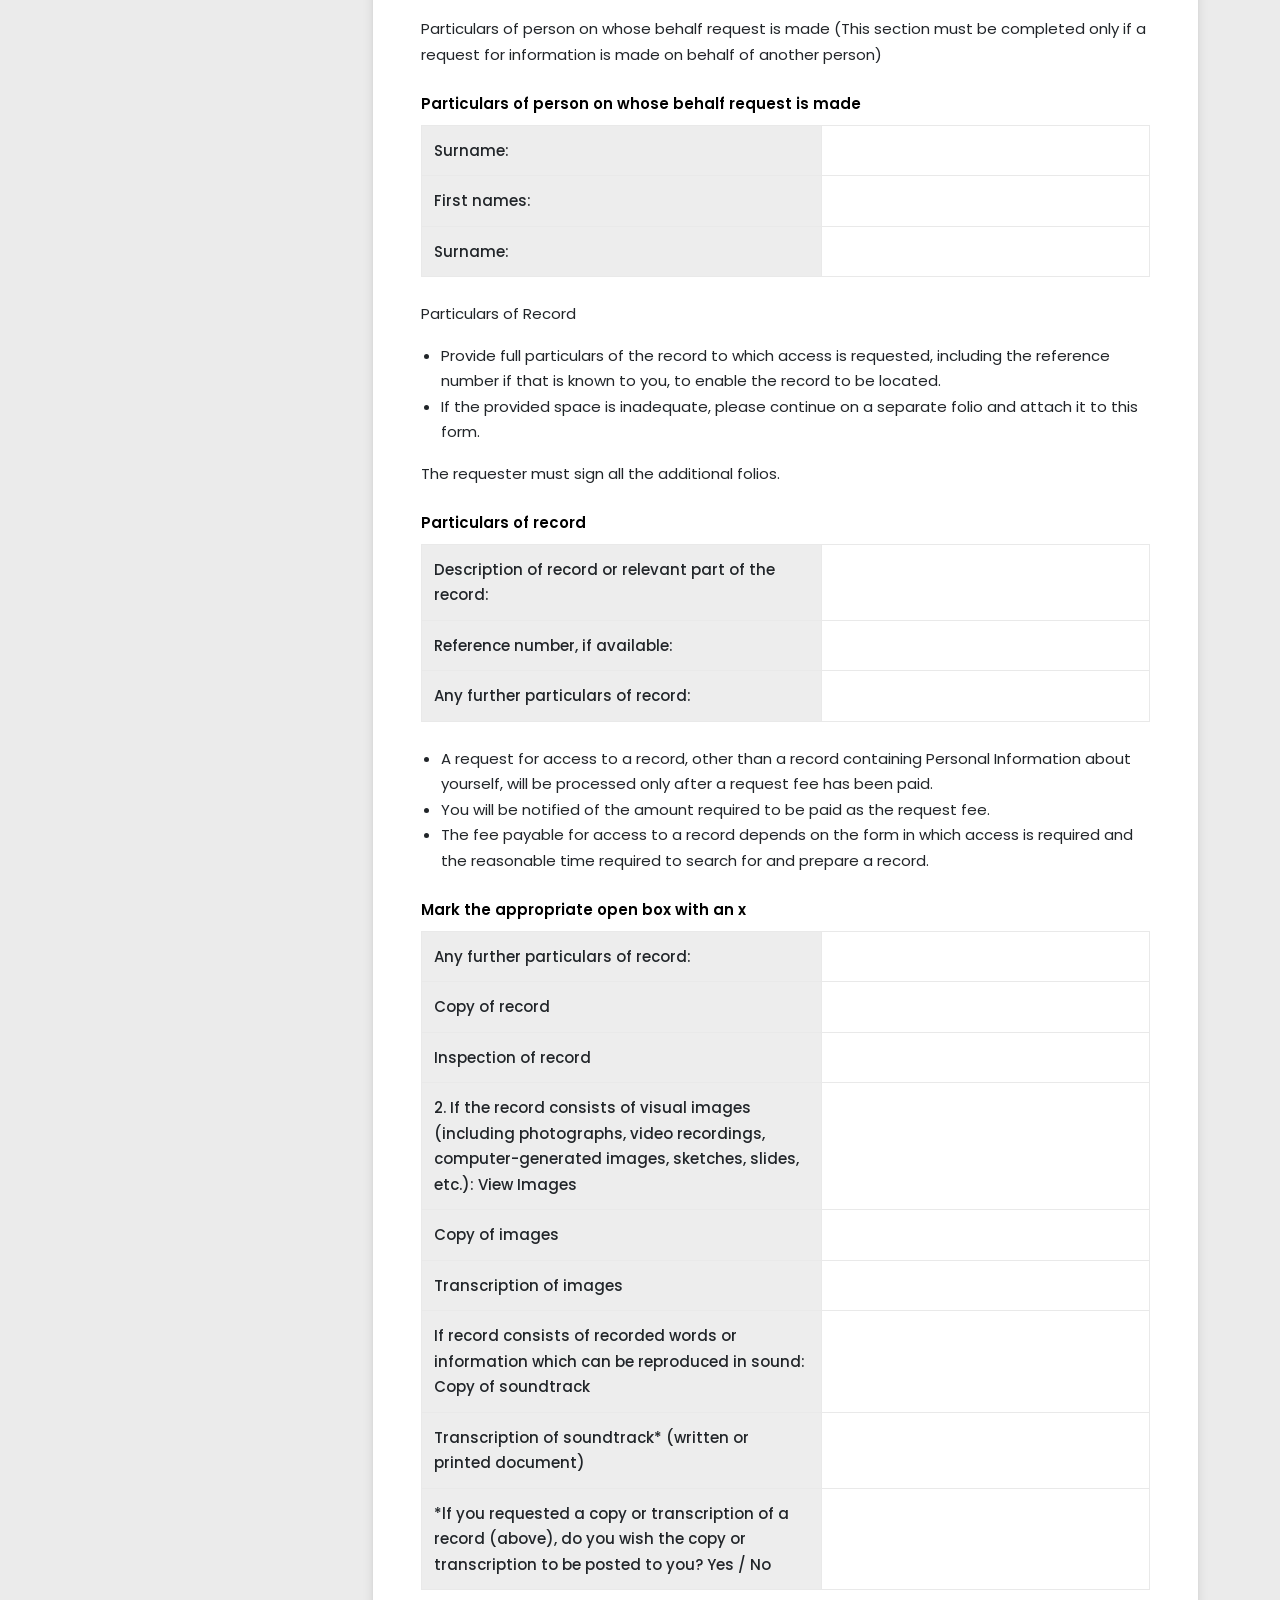
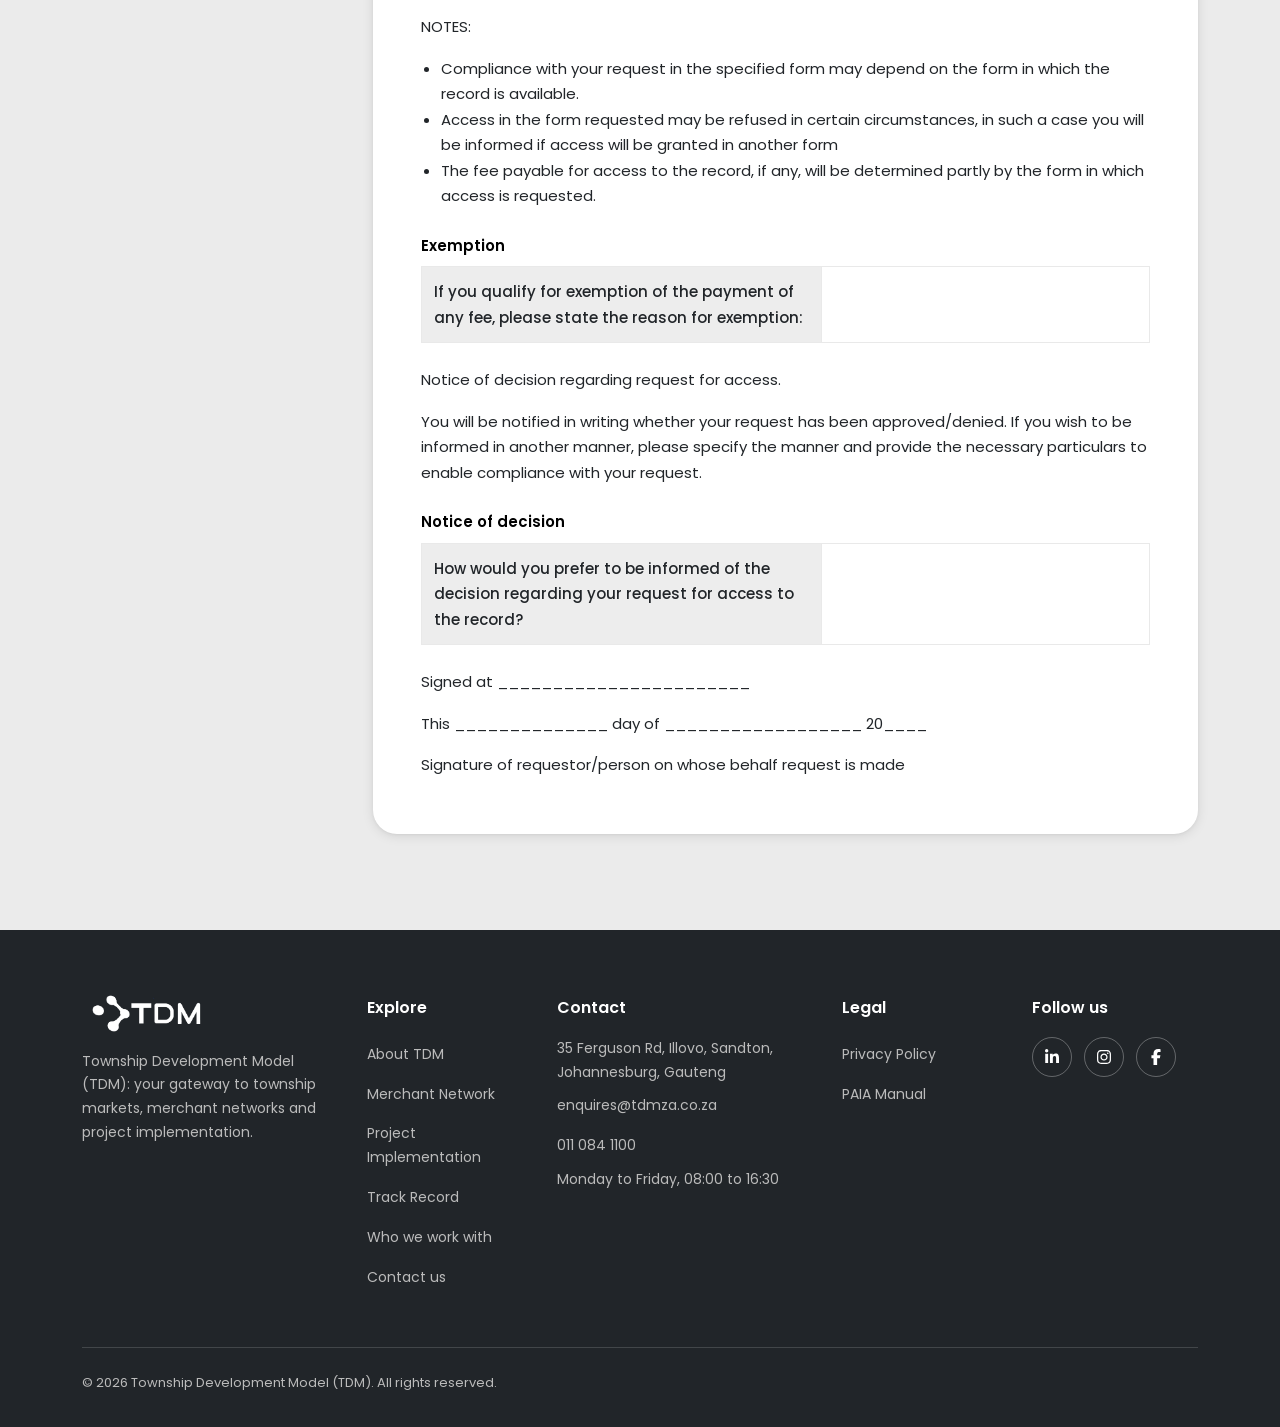
<file: paia-manual/index.html>
<!DOCTYPE html>
<html lang="en-ZA">

<head>
  <meta charset="UTF-8">
  <meta name="viewport" content="width=device-width, initial-scale=1.0">
  <meta name="robots" content="noindex, nofollow">
  <title>PAIA Manual | Township Development Model (TDM)</title>
  <meta name="description" content="PAIA Manual of Township Development Model (TDM), prepared in terms of Section 51 of the Promotion of Access to Information Act, 2 of 2000.">
  <meta name="keywords" content="TDM PAIA manual, Promotion of Access to Information Act, access to records, Township Development Model">
  <meta property="og:type" content="website">
  <meta property="og:site_name" content="Township Development Model (TDM)">
  <meta property="og:title" content="PAIA Manual | Township Development Model (TDM)">
  <meta property="og:description" content="PAIA Manual of Township Development Model (TDM), prepared in terms of Section 51 of the Promotion of Access to Information Act, 2 of 2000.">
  <meta property="og:url" content="https://tdmza.co.za/paia-manual/">
  <meta property="og:image" content="https://tdmza.co.za/images/logo/tdm-share.webp">
  <meta property="og:image:width" content="1200">
  <meta property="og:image:height" content="630">
  <meta property="og:image:alt" content="The TDM logo over an aerial view of a township">
  <meta property="og:locale" content="en_ZA">
  <meta name="twitter:card" content="summary_large_image">
  <link rel="canonical" href="https://tdmza.co.za/paia-manual/">
  <link rel="icon" href="../images/logo/tdm-favicon.webp" type="image/webp" sizes="192x192">
  <link rel="apple-touch-icon" href="../images/logo/tdm-favicon.webp">
  <link rel="preload" href="../css/fonts/poppins-400.woff2" as="font" type="font/woff2" crossorigin>
  <link rel="stylesheet" href="https://cdn.jsdelivr.net/npm/bootstrap@5.3.3/dist/css/bootstrap.min.css" integrity="sha384-QWTKZyjpPEjISv5WaRU9OFeRpok6YctnYmDr5pNlyT2bRjXh0JMhjY6hW+ALEwIH" crossorigin="anonymous">
  <link rel="stylesheet" href="../css/styles.css">
</head>

<body class="site-body">
  <a class="skip-link" href="#main_content">Skip to main content</a>
  <header class="site-header">
    <div class="container-xl site-header-row">
      <a class="site-logo-link" href="../"><img src="../images/logo/tdm-logo.webp" alt="Township Development Model (TDM) home" class="site-logo" width="126" height="89"></a>
      <nav class="d-none d-lg-block" aria-label="Main navigation">
        <ul class="nav-pill d-flex">
          <li class="nav-pill-item"><a class="nav-pill-link" href="../">Home</a></li>
          <li class="nav-pill-item"><a class="nav-pill-link" href="../about/">About TDM</a></li>
          <li class="nav-pill-item"><a class="nav-pill-link" href="../merchant-network/">Merchant Network</a></li>
          <li class="nav-pill-item"><a class="nav-pill-link" href="../project-implementation/">Project Implementation</a></li>
          <li class="nav-pill-item"><a class="nav-pill-link" href="../track-record/">Track Record</a></li>
        </ul>
      </nav>
      <a class="btn-contact d-none d-lg-inline-block" href="../contact/">Contact us</a>
      <button class="hamburger d-lg-none" type="button" data-bs-toggle="offcanvas" data-bs-target="#mobile_menu" aria-controls="mobile_menu" aria-expanded="false" aria-label="Open menu">
        <span class="hamburger-line"></span>
        <span class="hamburger-line"></span> 
        <span class="hamburger-line"></span>
      </button>
    </div>
  </header>
  <div class="offcanvas offcanvas-end mobile-menu" tabindex="-1" id="mobile_menu" aria-labelledby="mobile_menu_title">
    <div class="offcanvas-header">
      <img class="mobile-menu-logo" src="../images/logo/tdm-logo.webp" alt="TDM" width="126" height="89">
      <p class="visually-hidden" id="mobile_menu_title">Menu</p>
      <button type="button" class="btn-close mobile-menu-close" data-bs-dismiss="offcanvas" aria-label="Close menu"></button>
    </div>
    <div class="offcanvas-body">
      <nav aria-label="Mobile navigation">
        <ul class="mobile-menu-list">
          <li class="mobile-menu-item"><a class="mobile-menu-link" href="../">Home</a></li>
          <li class="mobile-menu-item"><a class="mobile-menu-link" href="../about/">About TDM</a></li>
          <li class="mobile-menu-item"><a class="mobile-menu-link" href="../merchant-network/">Merchant Network</a></li>
          <li class="mobile-menu-item"><a class="mobile-menu-link" href="../project-implementation/">Project Implementation</a></li>
          <li class="mobile-menu-item"><a class="mobile-menu-link" href="../track-record/">Track Record</a></li>
        </ul>
        <a class="btn btn-tdm-primary mobile-menu-cta" href="../contact/">Contact us</a>
        <div class="mobile-social">
          <a class="mobile-social-link" href="https://www.linkedin.com/company/township-delivery-model/" target="_blank" rel="noopener noreferrer" aria-label="TDM on LinkedIn (opens in a new tab)"><svg class="icon icon-linkedin-in" aria-hidden="true" focusable="false"><use href="../images/icons.svg#icon-linkedin-in"></use></svg></a>
          <a class="mobile-social-link" href="https://www.instagram.com/tdmza/" target="_blank" rel="noopener noreferrer" aria-label="TDM on Instagram (opens in a new tab)"><svg class="icon icon-instagram" aria-hidden="true" focusable="false"><use href="../images/icons.svg#icon-instagram"></use></svg></a>
          <a class="mobile-social-link" href="https://www.facebook.com/profile.php?id=61587433742212" target="_blank" rel="noopener noreferrer" aria-label="TDM on Facebook (opens in a new tab)"><svg class="icon icon-facebook-f" aria-hidden="true" focusable="false"><use href="../images/icons.svg#icon-facebook-f"></use></svg></a>
        </div>
      </nav>
    </div>
  </div>
  <main id="main_content">
    <section class="page-hero">
      <div class="container-xl">
        <h1 class="page-hero-title">PAIA <em class="highlight-text">Manual</em></h1>
        <p class="page-hero-lead">Manual prepared in terms of Section 51 of the Promotion of Access to Information Act, 2 of 2000.</p>
      </div>
    </section>
    <div class="section-block">
      <div class="container-xl">
        <div class="row g-4 g-xl-5">
          <nav class="col-lg-4 col-xl-3" aria-label="On this page">
            <div class="legal-toc">
              <p class="legal-toc-title">On this page</p>
              <ol class="legal-toc-list">
              <li><a class="legal-toc-link" href="#paia_address">1. Township Development Model (TDM) Address</a></li>
              <li><a class="legal-toc-link" href="#paia_entities">2. Introduction of Entities</a></li>
              <li><a class="legal-toc-link" href="#paia_particulars">3. Particulars in Terms of the Section 51 Manual</a></li>
              <li><a class="legal-toc-link" href="#paia_contact">4. Contact Details</a></li>
              <li><a class="legal-toc-link" href="#paia_guide">5. The Guide as Described in Section 10</a></li>
              <li><a class="legal-toc-link" href="#paia_records">6. Types of Records Available</a></li>
              <li><a class="legal-toc-link" href="#paia_processing">7. Processing of Personal Information</a></li>
              <li><a class="legal-toc-link" href="#paia_recipients">8. The Recipients or Categories of Recipients to Whom the Personal Information may be Supplied</a></li>
              <li><a class="legal-toc-link" href="#paia_security">9. General Description of Information Security Measures</a></li>
              <li><a class="legal-toc-link" href="#paia_request_procedure">10. Procedure to Request Access to Information</a></li>
              <li><a class="legal-toc-link" href="#paia_fees">11. Promotion of Access to Information Act</a></li>
              <li><a class="legal-toc-link" href="#paia_request_form">12. Request for Access to Record of a Private Body</a></li>
              </ol>
            </div>
          </nav>
          <article class="col-lg-8 col-xl-9">
            <div class="legal-document">
          <section class="legal-section" id="paia_address" aria-labelledby="paia_address_title">
            <h2 class="legal-heading" id="paia_address_title">1. Township Development Model (TDM) Address</h2>
            <address class="legal-address">Business address:<br>35 Ferguson Rd<br>Illovo, Sandton<br>2196<br>Tel: (011) 084 1100</address>
            <address class="legal-address">Postal address:<br>Postnet Suite 26<br>PVT Bag X11<br>Birnam Park, 2015</address>
            <p class="legal-text legal-note">Manual prepared in terms of Section 51 of the Promotion of Access to Information Act, 2 of 2000</p>
          </section>
          <section class="legal-section" id="paia_entities" aria-labelledby="paia_entities_title">
            <h2 class="legal-heading" id="paia_entities_title">2. Introduction of Entities</h2>
            <p class="legal-text">Township Development Model (TDM) in the business of enabling township transformation by building a comprehensive national data-hub of the South African informal sector, developing realistic and sustainable solutions to assist SMME’s, unemployed and consumers across all business sectors.</p>
          </section>
          <section class="legal-section" id="paia_particulars" aria-labelledby="paia_particulars_title">
            <h2 class="legal-heading" id="paia_particulars_title">3. Particulars in Terms of the Section 51 Manual</h2>
            <p class="legal-text">This Manual has been complied in accordance with the Promotion of Access to Information Act 2 of 2000 (“the Act”) and applies to all the South African identified entities within Township Development Model (TDM).</p>
          </section>
          <section class="legal-section" id="paia_contact" aria-labelledby="paia_contact_title">
            <h2 class="legal-heading" id="paia_contact_title">4. Contact Details</h2>
            <address class="legal-address">Business address:<br>35 Ferguson Rd<br>Illovo, Sandton<br>2196<br>Tel: (011) 084 1100<br>Email: <a href="mailto:information_officer@tdmza.co.za">information_officer@tdmza.co.za</a></address>
            <address class="legal-address">Postal address:<br>Postnet Suite 26<br>PVT Bag X11<br>Birnam Park, 2015</address>
          </section>
          <section class="legal-section" id="paia_guide" aria-labelledby="paia_guide_title">
            <h2 class="legal-heading" id="paia_guide_title">5. The Guide as Described in Section 10</h2>
            <p class="legal-text">The Guide will be available from the South African Human Rights Commission (“SAHRC”)/Information Regulator South Africa, and provides greater clarity on or assistance with the Act. It will, inter alia, include the following:</p>
            <ul class="legal-list">
              <li>What the objectives of this Act are</li>
              <li>The relevant contact details of each public and private body (if available)</li>
              <li>The relevant contact details of each public and private body (if available)</li>
              <li>The assistance available from the information officer of a public body and the SAHRC</li>
              <li>How to obtain access to a manual of a public and private body</li>
              <li>All the remedies available in law to you and</li>
              <li>Details on prescribed fees payable in respect of requests for information.</li>
            </ul>
            <p class="legal-text">The guide has been compiled in an easily comprehensible form and manner, as may reasonably be required by a person who wishes to exercise any right contemplated in the Act.</p>
            <p class="legal-text">Please direct any queries to:</p>
            <address class="legal-address">Information Regulator<br>JD House, 27 Stiemens Street, Braamfontein, Johannesburg, 2001<br>Complaints email: <a href="mailto:Complaints.IR@justice.gov.za">Complaints.IR@justice.gov.za</a><br>Postal address: P.O Box 31533, Braamfontein, Johannesburg, 2017<br>Website: <a href="https://www.justice.gov.za">www.justice.gov.za</a><br>Mail: <a href="mailto:inforeg@justice.gov.za">inforeg@justice.gov.za</a></address>
          </section>
          <section class="legal-section" id="paia_records" aria-labelledby="paia_records_title">
            <h2 class="legal-heading" id="paia_records_title">6. Types of Records Available</h2>
            <h3 class="legal-subheading">6.1 Records Available in terms of any other Legislation</h3>
            <p class="legal-text">All records kept and made available in terms of legislation applicable to any of the Entities listed in this Manual, as it applies to the specific environment in which the Entities operate, are available in accordance with the said legislation.</p>
            <p class="legal-text">Legislation includes the following:</p>
            <ul class="legal-list">
              <li>The Constitution of the Republic of South Africa, 1996</li>
              <li>Consumer Protection Act, 68 of 2008</li>
              <li>Companies Act, 71 of 2008</li>
              <li>Income Tax Act, 58 of 1962</li>
              <li>Protection of Personal Information Act, 4 of 2013</li>
              <li>Basic Conditions of Employment Act, 75 of 1997</li>
              <li>Occupational Health and Safety Act, 85 of 1993</li>
              <li>Employment Equity Act, 55 of 19988</li>
              <li>Compensation for Occupational Injuries and Diseases Act, 130 of 1993</li>
              <li>Unemployment Insurance Act, 30 of 1966</li>
              <li>Customs and Excise Act, 91 of 1964</li>
              <li>Value Added Tax Act, 89 of 1991</li>
              <li>Copyright Act, 98 of 1978</li>
              <li>Electronic Communications and Transactions Act, 25 of 2002</li>
              <li>Compensation for Occupational Injuries and Diseases Act, 130 of 1993</li>
              <li>Regulation of Interception of Communications and Provision of Communication-Related Information Act, 70 of 2002</li>
              <li>The Cybercrimes Act, 19 of 2020</li>
            </ul>
            <h3 class="legal-subheading">6.1 Records Available in terms of any other Legislation</h3>
            <p class="legal-text">A private body may, on a voluntary and periodic basis, submit to the Minister of Justice a description of categories of records, which are automatically available without a person having to request access in terms of the Act. The Minister must publish any description so submitted by way of a notice in the Gazette.</p>
            <h3 class="legal-subheading">6.2 Records Available on Request</h3>
            <p class="legal-text">Set out below are the subjects and categories of records that are available for the purposes of the Act, subject to grounds for refusal to the access thereof.</p>
            <p class="legal-text">Records are maintained on the following subjects:</p>
            <ul class="legal-list">
              <li>Consumer Protection Act, 68 of 2008</li>
              <li>Client related records</li>
              <li>Private body records</li>
              <li>Records in the possession of or pertaining to other parties</li>
            </ul>
            <h3 class="legal-subheading">6.3.1 Personnel Record</h3>
            <p class="legal-text">“Personnel’ refers to any person who works for, or provides services to or on behalf of the Entities, and receives or is entitled to receive remuneration, and any other person who assists in carrying out or conducting the business of the private body. This includes, without limitation, directors (executive and non-executive), all permanent, temporary and part-time staff, as well as contract workers.</p>
            <p class="legal-text">Personal records include the following:</p>
            <ul class="legal-list">
              <li>Personal records provided to the private body by their personnel</li>
              <li>Records provided by a third party to the private body relating to their personnel</li>
              <li>Conditions of employment and other personnel-related contractual and quasi-legal records</li>
              <li>Internal evaluation records and other internal records; and</li>
            </ul>
            <h3 class="legal-subheading">6.3.2 Client Related Records</h3>
            <p class="legal-text">A “client’ refers to any natural or juristic entity that receives services from the private body.</p>
            <p class="legal-text">Client records include the following:</p>
            <p class="legal-text">Personal records include the following:</p>
            <ul class="legal-list">
              <li>Records provided by the client to a third party acting for or on behalf of the private body</li>
              <li>Records provided by a third party to the private body</li>
              <li>Records generated by or within the private body pertaining to the client including transactional records; and</li>
              <li>Records of Township Development Model (TDM) and other listed Entities.</li>
            </ul>
            <p class="legal-text">These records include, but are not limited to, the records which pertain to the various Entities’ own affairs:</p>
            <ul class="legal-list">
              <li>Financial records</li>
              <li>Operational records</li>
              <li>Databases</li>
              <li>Information Technology</li>
              <li>Marketing records</li>
              <li>Internal correspondence</li>
              <li>Records relating to products and services</li>
              <li>Statutory records</li>
              <li>Internal policies and procedures</li>
              <li>Records held by officials of the private body.</li>
            </ul>
            <p class="legal-text">Other Party records include the following:</p>
            <ul class="legal-list">
              <li>Personnel, client or private body records which are held by another party, as opposed to the records held by the private body; and</li>
              <li>Records held by the private body pertaining to other parties, including without limitation, financial records, correspondence, contractual records, records provided by the other party and records third parties have provided about the contractors and suppliers.</li>
            </ul>
          </section>
          <section class="legal-section" id="paia_processing" aria-labelledby="paia_processing_title">
            <h2 class="legal-heading" id="paia_processing_title">7. Processing of Personal Information</h2>
            <p class="legal-text">Purpose of Processing.</p>
            <p class="legal-text">The Entities use the Personal Information under their care in the following ways:</p>
            <p class="legal-text">Records are maintained on the following subjects:</p>
            <ul class="legal-list">
              <li>Performing business operations</li>
              <li>Staff administration</li>
              <li>Keeping of accounts and records</li>
              <li>Complying with tax laws</li>
            </ul>
          </section>
          <section class="legal-section" id="paia_recipients" aria-labelledby="paia_recipients_title">
            <h2 class="legal-heading" id="paia_recipients_title">8. The Recipients or Categories of Recipients to Whom the Personal Information may be Supplied</h2>
            <p class="legal-text">The Entities may supply the Personal Information under their care to service providers who render the following services to the Entities:</p>
            <ul class="legal-list">
              <li>Cloud-based services such as data storage, network, email and security services;</li>
              <li>Cloud-based applications such as Human Resource or Marketing solutions;</li>
              <li>Third-party organizations providing legal services;</li>
              <li>Third-party organizations engaged for common commercial purpose, such as service provision, joint ventures, or collective bid responses;</li>
              <li>Credit reference entities, used in the normal course of business; and</li>
              <li>Government organizations such as South African Revenue Services, as required for legal purposes.</li>
            </ul>
          </section>
          <section class="legal-section" id="paia_security" aria-labelledby="paia_security_title">
            <h2 class="legal-heading" id="paia_security_title">9. General Description of Information Security Measures</h2>
            <p class="legal-text">The Entities may supply the Personal Information under their care to service providers who render the following services to the Entities:</p>
            <p class="legal-text">These measures include:</p>
            <ul class="legal-list">
              <li>Boundary firewalls and Internet gateways;</li>
              <li>Secure configuration of all devices and software which make up the IT infrastructure;</li>
              <li>Both logical and physical access controls;</li>
              <li>Malware protection; and</li>
              <li>Patch management to keep software up to date.</li>
            </ul>
            <p class="legal-text">Service Providers who process Personal Information on behalf of the Entities are bound by agreement to implement similar information security controls than those employed by the Entities.</p>
          </section>
          <section class="legal-section" id="paia_request_procedure" aria-labelledby="paia_request_procedure_title">
            <h2 class="legal-heading" id="paia_request_procedure_title">10. Procedure to Request Access to Information</h2>
            <p class="legal-text">If you want to obtain access to any of the records listed in this manual, you should follow the procedure as set out below, and a non-refundable request fee of R50.00 + VAT.</p>
            <ul class="legal-list">
              <li>Fill in the application form contained in this manual and send it to us via hand delivery, postal service, or email.</li>
              <li>Hand in your completed application form, and a non-refundable request fee of R50.00 + VAT at our office. If you are an employee or ex-employee requesting access to your personnel record, then you do not have to pay the request fee.</li>
              <li>If you cannot visit our office in person, you can post the form and fee to us, or you can contact us to make alternative payment arrangements.</li>
            </ul>
            <h3 class="legal-subheading">10.1 Our Response</h3>
            <p class="legal-text">We will consider your request and let you know our decision, in writing, not more than 30 days after we receive your request.</p>
            <p class="legal-text">Our response will be one of the following:</p>
            <ul class="legal-list">
              <li>Your application does not contain enough information to enable us to search for the record you want. Please provide additional details.</li>
              <li>It is going to take us more than six hours to search through our records, and before we do so you must pay us a deposit of R60.00 (plus VAT).</li>
              <li>We have found the record you’re looking for, and you may have access to it, on payment of:</li>
              <li>an access fee of R30.00 (+ VAT) per hour for the time that it took us to find the record (less any deposit which you have already paid), and</li>
              <li>a reproduction fee for making photocopies or printouts or copying the record onto a stiffy disc or CD – the prescribed fees are set out in this manual</li>
            </ul>
            <p class="legal-text">Note: we will not charge fees to an employee or ex-employee requesting access to his/her personnel record.</p>
            <ul class="legal-list">
              <li>If your request is for access to your Personal Information in terms of Section 23 of the Protection of Personal Information Act, we will give you a written estimate of the fee before providing the access. We may require you to pay a deposit for all or part of the fee.</li>
              <li>You may not have access to the record you want, for reasons which we will state in our reply. If you have paid a deposit, we will refund it (but not the request fee).</li>
              <li>If we have searched for the record and cannot find it, we will give you an affidavit explaining what steps we took to try and find the record. Should the missing record later come to light, we will notify you.</li>
              <li>If we may or must refuse to give you access to part of the requested Personal Information, we will give you access to every other part.</li>
            </ul>
            <h3 class="legal-subheading">10.2 Your Right to Access Information</h3>
            <p class="legal-text">Both the Promotion of Access to Information Act and the Protection of Personal Information Act entitle you to have access to our records, if:</p>
            <ul class="legal-list">
              <li>you need access to exercise or protect any of your rights, and</li>
              <li>you apply for access according to the procedure set out in this manual, and</li>
              <li>the Entities do not have grounds for refusing you access.</li>
            </ul>
            <h3 class="legal-subheading">10.3 Our Right to Refuse Access to Information</h3>
            <p class="legal-text">We have the right to refuse to give you access to our records if any of the following grounds apply:</p>
            <p class="legal-text">Both the Promotion of Access to Information Act and the Protection of Personal Information Act entitle you to have access to our records, if:</p>
            <ul class="legal-list">
              <li>the record would unreasonably disclose Personal Information about a natural person, including a deceased individual (unless that third party or a representative of the deceased gives written permission for access);</li>
              <li>the record contains (a) trade secrets, or (b) financial, commercial, scientific or technical information, or (c) information about research by a third party, which could put that third party at a disadvantage in a negotiation or prejudice him in competition (unless that third party gives written permission for access);</li>
              <li>access would put us in breach of a duty of confidence which we owe to a third party (unless that third party gives written permission for access);</li>
              <li>access could reasonably be expected to (a) endanger someone’s life or physical safety, or (b) prejudice or impair the security of a building, structure, system, means of transport or other property;</li>
              <li>the record is privileged from being produced as evidence in legal proceedings (unless the person protected by the privilege has waived that protection); or</li>
              <li>if the request is for access to your Personal Information, and you could not provide adequate proof of identity to us.</li>
            </ul>
          </section>
          <section class="legal-section" id="paia_fees" aria-labelledby="paia_fees_title">
            <h2 class="legal-heading" id="paia_fees_title">11. Promotion of Access to Information Act</h2>
            <h3 class="legal-subheading">11.1 Fees Payable in Respect of Private Bodies</h3>
            <p class="legal-text">The fee for a copy of the manual as contemplated in regulation 9(2)(c) is R2,00 for every photocopy of an A4-size page or part thereof.</p>
            <p class="legal-text">The fees for reproduction referred to in regulation 11 (1) are as follows:</p>
            <ul class="legal-list">
              <li>For every photocopy of an A4-size page or part thereof R2,00</li>
              <li>For every printed copy of an A4-size page or part thereof held on a computer or in electronic or machine-readable form R2,00</li>
            </ul>
            <p class="legal-text">For a copy in a computer-readable form on –</p>
            <ul class="legal-list">
              <li>Compact disc R100,00</li>
              <li>For a transcription of visual images R60,00</li>
              <li>For an A4-sized page or part thereof R400,00</li>
              <li>For a copy of visual images R60,00</li>
              <li>For transcription of an audio record R60,00</li>
              <li>For a copy of an audio record R30,00</li>
              <li>To search for and prepare the record for disclosure: R30,00 for each hour or part of an hour reasonably required for such search and preparation</li>
            </ul>
            <p class="legal-text">For purposes of section 54(2) of the Act, the following applies:</p>
            <ul class="legal-list">
              <li>Six hours as the hours to be exceeded before a deposit is payable; and</li>
              <li>One third of the access fee is payable as a deposit by the requestor.</li>
              <li>The actual postage is payable when a copy of a record must be posted to a requester.</li>
            </ul>
          </section>
          <section class="legal-section" id="paia_request_form" aria-labelledby="paia_request_form_title">
            <h2 class="legal-heading" id="paia_request_form_title">12. Request for Access to Record of a Private Body</h2>
            <address class="legal-address">Business address:<br>35 Ferguson Rd<br>Illovo, Sandton<br>2196<br>Tel: (011) 084 1100<br>Email: <a href="mailto:information_officer@tdmza.co.za">information_officer@tdmza.co.za</a></address>
            <address class="legal-address">Postal address:<br>Postnet Suite 26<br>PVT Bag X11<br>Birnam Park, 2015</address>
            <table class="legal-form-table">
              <caption class="legal-form-caption">Particulars of person requesting access to the record</caption>
              <tbody>
                <tr><th class="legal-form-label" scope="row">Surname:</th><td class="legal-form-field"></td></tr>
                <tr><th class="legal-form-label" scope="row">First names:</th><td class="legal-form-field"></td></tr>
                <tr><th class="legal-form-label" scope="row">Identity number:</th><td class="legal-form-field"></td></tr>
                <tr><th class="legal-form-label" scope="row">Postal address:</th><td class="legal-form-field"></td></tr>
                <tr><th class="legal-form-label" scope="row">Mobile number:</th><td class="legal-form-field"></td></tr>
                <tr><th class="legal-form-label" scope="row">Email address:</th><td class="legal-form-field"></td></tr>
                <tr><th class="legal-form-label" scope="row">Capacity in which request is made, when made on behalf of another person:</th><td class="legal-form-field"></td></tr>
              </tbody>
            </table>
            <p class="legal-text">Particulars of person on whose behalf request is made (This section must be completed only if a request for information is made on behalf of another person)</p>
            <table class="legal-form-table">
              <caption class="legal-form-caption">Particulars of person on whose behalf request is made</caption>
              <tbody>
                <tr><th class="legal-form-label" scope="row">Surname:</th><td class="legal-form-field"></td></tr>
                <tr><th class="legal-form-label" scope="row">First names:</th><td class="legal-form-field"></td></tr>
                <tr><th class="legal-form-label" scope="row">Surname:</th><td class="legal-form-field"></td></tr>
              </tbody>
            </table>
            <p class="legal-text">Particulars of Record</p>
            <ul class="legal-list">
              <li>Provide full particulars of the record to which access is requested, including the reference number if that is known to you, to enable the record to be located.</li>
              <li>If the provided space is inadequate, please continue on a separate folio and attach it to this form.</li>
            </ul>
            <p class="legal-text">The requester must sign all the additional folios.</p>
            <table class="legal-form-table">
              <caption class="legal-form-caption">Particulars of record</caption>
              <tbody>
                <tr><th class="legal-form-label" scope="row">Description of record or relevant part of the record:</th><td class="legal-form-field"></td></tr>
                <tr><th class="legal-form-label" scope="row">Reference number, if available:</th><td class="legal-form-field"></td></tr>
                <tr><th class="legal-form-label" scope="row">Any further particulars of record:</th><td class="legal-form-field"></td></tr>
              </tbody>
            </table>
            <ul class="legal-list">
              <li>A request for access to a record, other than a record containing Personal Information about yourself, will be processed only after a request fee has been paid.</li>
              <li>You will be notified of the amount required to be paid as the request fee.</li>
              <li>The fee payable for access to a record depends on the form in which access is required and the reasonable time required to search for and prepare a record.</li>
            </ul>
            <table class="legal-form-table">
              <caption class="legal-form-caption">Mark the appropriate open box with an x</caption>
              <tbody>
                <tr><th class="legal-form-label" scope="row">Any further particulars of record:</th><td class="legal-form-field"></td></tr>
                <tr><th class="legal-form-label" scope="row">Copy of record</th><td class="legal-form-field"></td></tr>
                <tr><th class="legal-form-label" scope="row">Inspection of record</th><td class="legal-form-field"></td></tr>
                <tr><th class="legal-form-label" scope="row">2. If the record consists of visual images (including photographs, video recordings, computer-generated images, sketches, slides, etc.): View Images</th><td class="legal-form-field"></td></tr>
                <tr><th class="legal-form-label" scope="row">Copy of images</th><td class="legal-form-field"></td></tr>
                <tr><th class="legal-form-label" scope="row">Transcription of images</th><td class="legal-form-field"></td></tr>
                <tr><th class="legal-form-label" scope="row">If record consists of recorded words or information which can be reproduced in sound: Copy of soundtrack</th><td class="legal-form-field"></td></tr>
                <tr><th class="legal-form-label" scope="row">Transcription of soundtrack* (written or printed document)</th><td class="legal-form-field"></td></tr>
                <tr><th class="legal-form-label" scope="row">*lf you requested a copy or transcription of a record (above), do you wish the copy or transcription to be posted to you? Yes / No</th><td class="legal-form-field"></td></tr>
              </tbody>
            </table>
            <p class="legal-text">NOTES:</p>
            <ul class="legal-list">
              <li>Compliance with your request in the specified form may depend on the form in which the record is available.</li>
              <li>Access in the form requested may be refused in certain circumstances, in such a case you will be informed if access will be granted in another form</li>
              <li>The fee payable for access to the record, if any, will be determined partly by the form in which access is requested.</li>
            </ul>
            <table class="legal-form-table">
              <caption class="legal-form-caption">Exemption</caption>
              <tbody>
                <tr><th class="legal-form-label" scope="row">If you qualify for exemption of the payment of any fee, please state the reason for exemption:</th><td class="legal-form-field"></td></tr>
              </tbody>
            </table>
            <p class="legal-text">Notice of decision regarding request for access.</p>
            <p class="legal-text">You will be notified in writing whether your request has been approved/denied. If you wish to be informed in another manner, please specify the manner and provide the necessary particulars to enable compliance with your request.</p>
            <table class="legal-form-table">
              <caption class="legal-form-caption">Notice of decision</caption>
              <tbody>
                <tr><th class="legal-form-label" scope="row">How would you prefer to be informed of the decision regarding your request for access to the record?</th><td class="legal-form-field"></td></tr>
              </tbody>
            </table>
            <p class="legal-text">Signed at _______________________</p>
            <p class="legal-text">This ______________ day of __________________ 20____</p>
            <p class="legal-text">Signature of requestor/person on whose behalf request is made</p>
          </section>
            </div>
          </article>
        </div>
      </div>
    </div>
  </main>
  <footer class="site-footer">
    <div class="container-xl">
      <div class="row g-4">
        <div class="col-12 col-lg-3">
          <img src="../images/logo/tdm-logo-white.webp" alt="Township Development Model (TDM)" class="footer-logo" width="833" height="253" loading="lazy">
          <p class="footer-tagline mb-0">Township Development Model (TDM): your gateway to township markets, merchant networks and project implementation.</p>
        </div>
        <div class="col-6 col-md-3 col-lg-2">
          <p class="footer-heading">Explore</p>
          <ul class="footer-list">
            <li class="footer-item"><a class="footer-link" href="../about/">About TDM</a></li>
            <li class="footer-item"><a class="footer-link" href="../merchant-network/">Merchant Network</a></li>
            <li class="footer-item"><a class="footer-link" href="../project-implementation/">Project Implementation</a></li>
            <li class="footer-item"><a class="footer-link" href="../track-record/">Track Record</a></li>
            <li class="footer-item"><a class="footer-link" href="../#partners">Who we work with</a></li>
            <li class="footer-item"><a class="footer-link" href="../contact/">Contact us</a></li>
          </ul>
        </div>
        <div class="col-6 col-md-4 col-lg-3">
          <p class="footer-heading">Contact</p>
          <ul class="footer-list">
            <li class="footer-item">35 Ferguson Rd, Illovo, Sandton, Johannesburg, Gauteng</li>
            <li class="footer-item"><a class="footer-link" href="mailto:enquires@tdmza.co.za">enquires@tdmza.co.za</a></li>
            <li class="footer-item"><a class="footer-link" href="tel:+27110841100">011 084 1100</a></li>
            <li class="footer-item">Monday to Friday, 08:00 to 16:30</li>
          </ul>
        </div>
        <div class="col-6 col-md-2 col-lg-2">
          <p class="footer-heading">Legal</p>
          <ul class="footer-list">
            <li class="footer-item"><a class="footer-link" href="../privacy-policy/">Privacy Policy</a></li>
            <li class="footer-item"><a class="footer-link" aria-current="page" href="../paia-manual/">PAIA Manual</a></li>
            <li class="footer-item" hidden><button class="footer-link footer-link-button js-cookie-settings" type="button" hidden>Cookie settings</button></li>
          </ul>
        </div>
        <div class="col-6 col-md-3 col-lg-2">
          <p class="footer-heading">Follow us</p>
          <div class="footer-social">
            <a class="footer-social-link" href="https://www.linkedin.com/company/township-delivery-model/" target="_blank" rel="noopener noreferrer" aria-label="TDM on LinkedIn (opens in a new tab)"><svg class="icon icon-linkedin-in" aria-hidden="true" focusable="false"><use href="../images/icons.svg#icon-linkedin-in"></use></svg></a>
            <a class="footer-social-link" href="https://www.instagram.com/tdmza/" target="_blank" rel="noopener noreferrer" aria-label="TDM on Instagram (opens in a new tab)"><svg class="icon icon-instagram" aria-hidden="true" focusable="false"><use href="../images/icons.svg#icon-instagram"></use></svg></a>
            <a class="footer-social-link" href="https://www.facebook.com/profile.php?id=61587433742212" target="_blank" rel="noopener noreferrer" aria-label="TDM on Facebook (opens in a new tab)"><svg class="icon icon-facebook-f" aria-hidden="true" focusable="false"><use href="../images/icons.svg#icon-facebook-f"></use></svg></a>
          </div>
        </div>
      </div>
      <p class="footer-bottom mb-0">&copy; 2026 Township Development Model (TDM). All rights reserved.</p>
    </div>
  </footer>
  <div class="cookie-banner js-cookie-banner" role="region" aria-label="Cookie choice" hidden>
    <p class="cookie-banner-text">We'd like to use Google Analytics cookies to understand how visitors use this site, so we can improve it. They are only set if you accept. <a class="cookie-banner-link" href="../privacy-policy/">Privacy Policy</a></p>
    <div class="cookie-banner-actions">
      <button class="btn btn-tdm-light js-cookie-decline" type="button">Decline</button>
      <button class="btn btn-tdm-primary js-cookie-accept" type="button">Accept</button>
    </div>
  </div>
  <script src="https://cdn.jsdelivr.net/npm/bootstrap@5.3.3/dist/js/bootstrap.bundle.min.js" integrity="sha384-YvpcrYf0tY3lHB60NNkmXc5s9fDVZLESaAA55NDzOxhy9GkcIdslK1eN7N6jIeHz" crossorigin="anonymous"></script>
  <script src="../js/sticky-header.js"></script>
  <script src="../js/mobile-menu.js"></script>
  <script src="../js/analytics.js"></script>

</body>

</html>
</file>
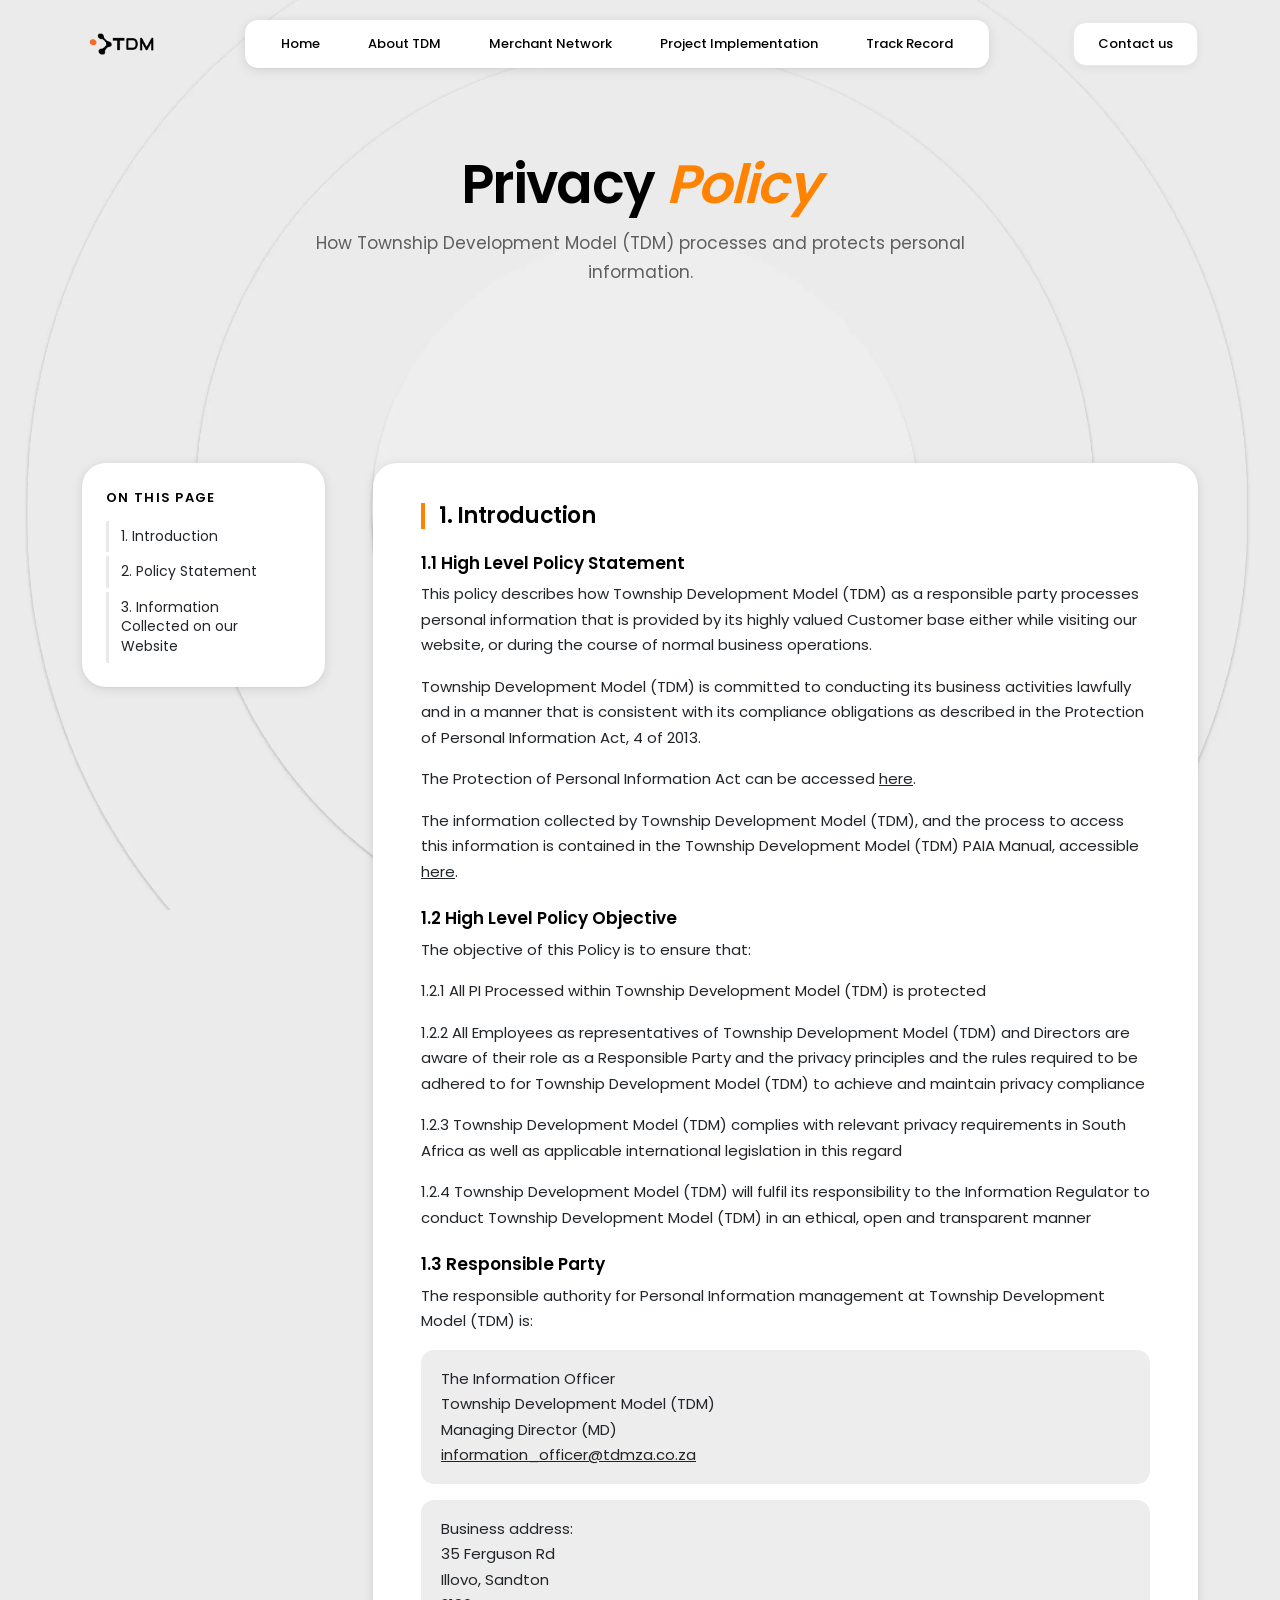
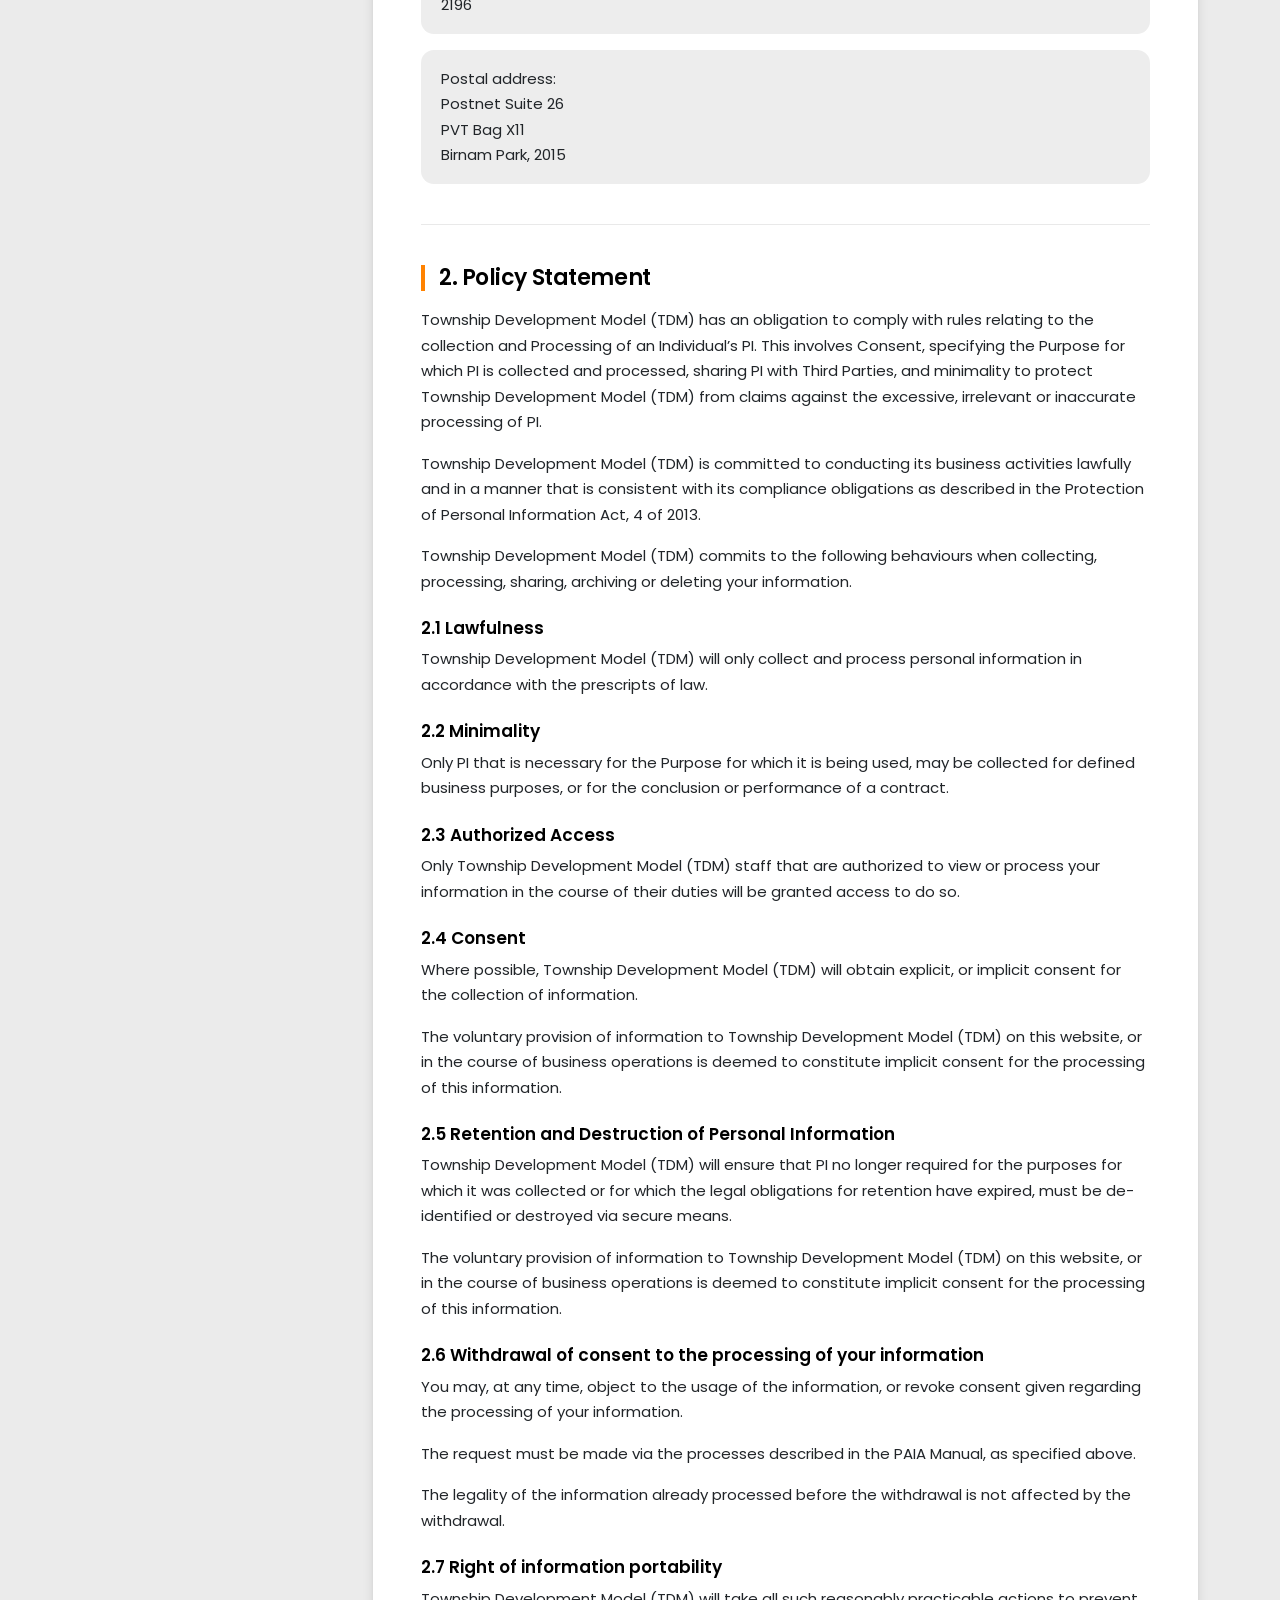
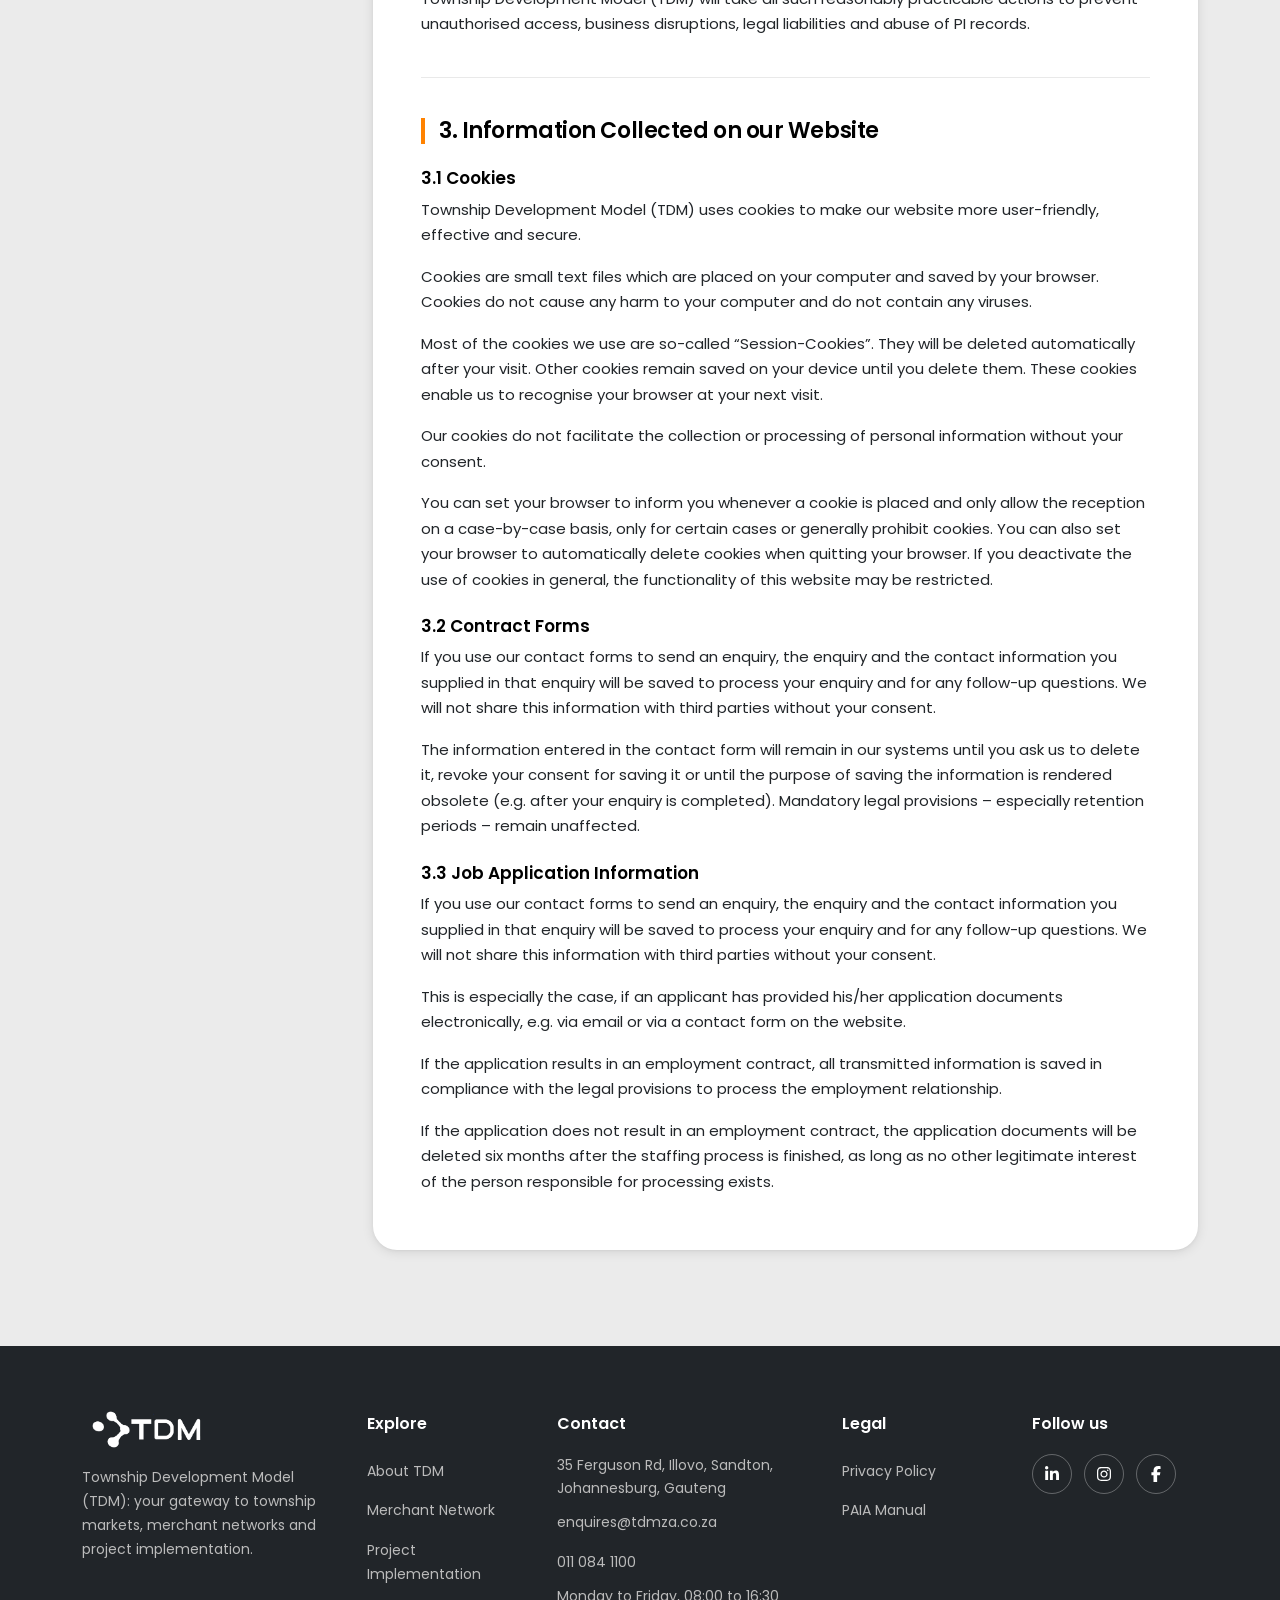
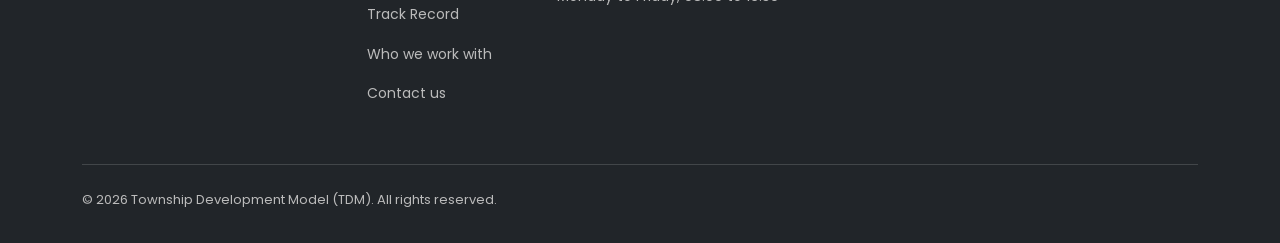
<file: privacy-policy/index.html>
<!DOCTYPE html>
<html lang="en-ZA">

<head>
  <meta charset="UTF-8">
  <meta name="viewport" content="width=device-width, initial-scale=1.0">
  <meta name="robots" content="noindex, nofollow">
  <title>Privacy Policy | Township Development Model (TDM)</title>
  <meta name="description" content="How Township Development Model (TDM) collects, uses and protects personal information under the Protection of Personal Information Act (POPIA).">
  <meta name="keywords" content="TDM privacy policy, POPIA, personal information, Township Development Model">
  <meta property="og:type" content="website">
  <meta property="og:site_name" content="Township Development Model (TDM)">
  <meta property="og:title" content="Privacy Policy | Township Development Model (TDM)">
  <meta property="og:description" content="How Township Development Model (TDM) collects, uses and protects personal information under the Protection of Personal Information Act (POPIA).">
  <meta property="og:url" content="https://tdmza.co.za/privacy-policy/">
  <meta property="og:image" content="https://tdmza.co.za/images/logo/tdm-share.webp">
  <meta property="og:image:width" content="1200">
  <meta property="og:image:height" content="630">
  <meta property="og:image:alt" content="The TDM logo over an aerial view of a township">
  <meta property="og:locale" content="en_ZA">
  <meta name="twitter:card" content="summary_large_image">
  <link rel="canonical" href="https://tdmza.co.za/privacy-policy/">
  <link rel="icon" href="../images/logo/tdm-favicon.webp" type="image/webp" sizes="192x192">
  <link rel="apple-touch-icon" href="../images/logo/tdm-favicon.webp">
  <link rel="preload" href="../css/fonts/poppins-400.woff2" as="font" type="font/woff2" crossorigin>
  <link rel="stylesheet" href="https://cdn.jsdelivr.net/npm/bootstrap@5.3.3/dist/css/bootstrap.min.css" integrity="sha384-QWTKZyjpPEjISv5WaRU9OFeRpok6YctnYmDr5pNlyT2bRjXh0JMhjY6hW+ALEwIH" crossorigin="anonymous">
  <link rel="stylesheet" href="../css/styles.css">
</head>

<body class="site-body">
  <a class="skip-link" href="#main_content">Skip to main content</a>
  <header class="site-header">
    <div class="container-xl site-header-row">
      <a class="site-logo-link" href="../"><img src="../images/logo/tdm-logo.webp" alt="Township Development Model (TDM) home" class="site-logo" width="126" height="89"></a>
      <nav class="d-none d-lg-block" aria-label="Main navigation">
        <ul class="nav-pill d-flex">
          <li class="nav-pill-item"><a class="nav-pill-link" href="../">Home</a></li>
          <li class="nav-pill-item"><a class="nav-pill-link" href="../about/">About TDM</a></li>
          <li class="nav-pill-item"><a class="nav-pill-link" href="../merchant-network/">Merchant Network</a></li>
          <li class="nav-pill-item"><a class="nav-pill-link" href="../project-implementation/">Project Implementation</a></li>
          <li class="nav-pill-item"><a class="nav-pill-link" href="../track-record/">Track Record</a></li>
        </ul>
      </nav>
      <a class="btn-contact d-none d-lg-inline-block" href="../contact/">Contact us</a>
      <button class="hamburger d-lg-none" type="button" data-bs-toggle="offcanvas" data-bs-target="#mobile_menu" aria-controls="mobile_menu" aria-expanded="false" aria-label="Open menu">
        <span class="hamburger-line"></span>
        <span class="hamburger-line"></span> 
        <span class="hamburger-line"></span>
      </button>
    </div>
  </header>
  <div class="offcanvas offcanvas-end mobile-menu" tabindex="-1" id="mobile_menu" aria-labelledby="mobile_menu_title">
    <div class="offcanvas-header">
      <img class="mobile-menu-logo" src="../images/logo/tdm-logo.webp" alt="TDM" width="126" height="89">
      <p class="visually-hidden" id="mobile_menu_title">Menu</p>
      <button type="button" class="btn-close mobile-menu-close" data-bs-dismiss="offcanvas" aria-label="Close menu"></button>
    </div>
    <div class="offcanvas-body">
      <nav aria-label="Mobile navigation">
        <ul class="mobile-menu-list">
          <li class="mobile-menu-item"><a class="mobile-menu-link" href="../">Home</a></li>
          <li class="mobile-menu-item"><a class="mobile-menu-link" href="../about/">About TDM</a></li>
          <li class="mobile-menu-item"><a class="mobile-menu-link" href="../merchant-network/">Merchant Network</a></li>
          <li class="mobile-menu-item"><a class="mobile-menu-link" href="../project-implementation/">Project Implementation</a></li>
          <li class="mobile-menu-item"><a class="mobile-menu-link" href="../track-record/">Track Record</a></li>
        </ul>
        <a class="btn btn-tdm-primary mobile-menu-cta" href="../contact/">Contact us</a>
        <div class="mobile-social">
          <a class="mobile-social-link" href="https://www.linkedin.com/company/township-delivery-model/" target="_blank" rel="noopener noreferrer" aria-label="TDM on LinkedIn (opens in a new tab)"><svg class="icon icon-linkedin-in" aria-hidden="true" focusable="false"><use href="../images/icons.svg#icon-linkedin-in"></use></svg></a>
          <a class="mobile-social-link" href="https://www.instagram.com/tdmza/" target="_blank" rel="noopener noreferrer" aria-label="TDM on Instagram (opens in a new tab)"><svg class="icon icon-instagram" aria-hidden="true" focusable="false"><use href="../images/icons.svg#icon-instagram"></use></svg></a>
          <a class="mobile-social-link" href="https://www.facebook.com/profile.php?id=61587433742212" target="_blank" rel="noopener noreferrer" aria-label="TDM on Facebook (opens in a new tab)"><svg class="icon icon-facebook-f" aria-hidden="true" focusable="false"><use href="../images/icons.svg#icon-facebook-f"></use></svg></a>
        </div>
      </nav>
    </div>
  </div>
  <main id="main_content">
    <section class="page-hero">
      <div class="container-xl">
        <h1 class="page-hero-title">Privacy <em class="highlight-text">Policy</em></h1>
        <p class="page-hero-lead">How Township Development Model (TDM) processes and protects personal information.</p>
      </div>
    </section>
    <div class="section-block">
      <div class="container-xl">
        <div class="row g-4 g-xl-5">
          <nav class="col-lg-4 col-xl-3" aria-label="On this page">
            <div class="legal-toc">
              <p class="legal-toc-title">On this page</p>
              <ol class="legal-toc-list">
              <li><a class="legal-toc-link" href="#privacy_introduction">1. Introduction</a></li>
              <li><a class="legal-toc-link" href="#privacy_policy_statement">2. Policy Statement</a></li>
              <li><a class="legal-toc-link" href="#privacy_website_information">3. Information Collected on our Website</a></li>
              </ol>
            </div>
          </nav>
          <article class="col-lg-8 col-xl-9">
            <div class="legal-document">
          <section class="legal-section" id="privacy_introduction" aria-labelledby="privacy_introduction_title">
            <h2 class="legal-heading" id="privacy_introduction_title">1. Introduction</h2>
            <h3 class="legal-subheading">1.1 High Level Policy Statement</h3>
            <p class="legal-text">This policy describes how Township Development Model (TDM) as a responsible party processes personal information that is provided by its highly valued Customer base either while visiting our website, or during the course of normal business operations.</p>
            <p class="legal-text">Township Development Model (TDM) is committed to conducting its business activities lawfully and in a manner that is consistent with its compliance obligations as described in the Protection of Personal Information Act, 4 of 2013.</p>
            <p class="legal-text">The Protection of Personal Information Act can be accessed <a href="https://www.gov.za/documents/protection-personal-information-act">here</a>.</p>
            <p class="legal-text">The information collected by Township Development Model (TDM), and the process to access this information is contained in the Township Development Model (TDM) PAIA Manual, accessible <a href="../paia-manual/">here</a>.</p>
            <h3 class="legal-subheading">1.2 High Level Policy Objective</h3>
            <p class="legal-text">The objective of this Policy is to ensure that:</p>
            <p class="legal-text">1.2.1 All PI Processed within Township Development Model (TDM) is protected</p>
            <p class="legal-text">1.2.2 All Employees as representatives of Township Development Model (TDM) and Directors are aware of their role as a Responsible Party and the privacy principles and the rules required to be adhered to for Township Development Model (TDM) to achieve and maintain privacy compliance</p>
            <p class="legal-text">1.2.3 Township Development Model (TDM) complies with relevant privacy requirements in South Africa as well as applicable international legislation in this regard</p>
            <p class="legal-text">1.2.4 Township Development Model (TDM) will fulfil its responsibility to the Information Regulator to conduct Township Development Model (TDM) in an ethical, open and transparent manner</p>
            <h3 class="legal-subheading">1.3 Responsible Party</h3>
            <p class="legal-text">The responsible authority for Personal Information management at Township Development Model (TDM) is:</p>
            <address class="legal-address">The Information Officer<br>Township Development Model (TDM)<br>Managing Director (MD)<br><a href="mailto:information_officer@tdmza.co.za">information_officer@tdmza.co.za</a></address>
            <address class="legal-address">Business address:<br>35 Ferguson Rd<br>Illovo, Sandton<br>2196</address>
            <address class="legal-address">Postal address:<br>Postnet Suite 26<br>PVT Bag X11<br>Birnam Park, 2015</address>
          </section>
          <section class="legal-section" id="privacy_policy_statement" aria-labelledby="privacy_policy_statement_title">
            <h2 class="legal-heading" id="privacy_policy_statement_title">2. Policy Statement</h2>
            <p class="legal-text">Township Development Model (TDM) has an obligation to comply with rules relating to the collection and Processing of an Individual’s PI. This involves Consent, specifying the Purpose for which PI is collected and processed, sharing PI with Third Parties, and minimality to protect Township Development Model (TDM) from claims against the excessive, irrelevant or inaccurate processing of PI.</p>
            <p class="legal-text">Township Development Model (TDM) is committed to conducting its business activities lawfully and in a manner that is consistent with its compliance obligations as described in the Protection of Personal Information Act, 4 of 2013.</p>
            <p class="legal-text">Township Development Model (TDM) commits to the following behaviours when collecting, processing, sharing, archiving or deleting your information.</p>
            <h3 class="legal-subheading">2.1 Lawfulness</h3>
            <p class="legal-text">Township Development Model (TDM) will only collect and process personal information in accordance with the prescripts of law.</p>
            <h3 class="legal-subheading">2.2 Minimality</h3>
            <p class="legal-text">Only PI that is necessary for the Purpose for which it is being used, may be collected for defined business purposes, or for the conclusion or performance of a contract.</p>
            <h3 class="legal-subheading">2.3 Authorized Access</h3>
            <p class="legal-text">Only Township Development Model (TDM) staff that are authorized to view or process your information in the course of their duties will be granted access to do so.</p>
            <h3 class="legal-subheading">2.4 Consent</h3>
            <p class="legal-text">Where possible, Township Development Model (TDM) will obtain explicit, or implicit consent for the collection of information.</p>
            <p class="legal-text">The voluntary provision of information to Township Development Model (TDM) on this website, or in the course of business operations is deemed to constitute implicit consent for the processing of this information.</p>
            <h3 class="legal-subheading">2.5 Retention and Destruction of Personal Information</h3>
            <p class="legal-text">Township Development Model (TDM) will ensure that PI no longer required for the purposes for which it was collected or for which the legal obligations for retention have expired, must be de-identified or destroyed via secure means.</p>
            <p class="legal-text">The voluntary provision of information to Township Development Model (TDM) on this website, or in the course of business operations is deemed to constitute implicit consent for the processing of this information.</p>
            <h3 class="legal-subheading">2.6 Withdrawal of consent to the processing of your information</h3>
            <p class="legal-text">You may, at any time, object to the usage of the information, or revoke consent given regarding the processing of your information.</p>
            <p class="legal-text">The request must be made via the processes described in the PAIA Manual, as specified above.</p>
            <p class="legal-text">The legality of the information already processed before the withdrawal is not affected by the withdrawal.</p>
            <h3 class="legal-subheading">2.7 Right of information portability</h3>
            <p class="legal-text">Township Development Model (TDM) will take all such reasonably practicable actions to prevent unauthorised access, business disruptions, legal liabilities and abuse of PI records.</p>
          </section>
          <section class="legal-section" id="privacy_website_information" aria-labelledby="privacy_website_information_title">
            <h2 class="legal-heading" id="privacy_website_information_title">3. Information Collected on our Website</h2>
            <h3 class="legal-subheading">3.1 Cookies</h3>
            <p class="legal-text">Township Development Model (TDM) uses cookies to make our website more user-friendly, effective and secure.</p>
            <p class="legal-text">Cookies are small text files which are placed on your computer and saved by your browser. Cookies do not cause any harm to your computer and do not contain any viruses.</p>
            <p class="legal-text">Most of the cookies we use are so-called “Session-Cookies”. They will be deleted automatically after your visit. Other cookies remain saved on your device until you delete them. These cookies enable us to recognise your browser at your next visit.</p>
            <p class="legal-text">Our cookies do not facilitate the collection or processing of personal information without your consent.</p>
            <p class="legal-text">You can set your browser to inform you whenever a cookie is placed and only allow the reception on a case-by-case basis, only for certain cases or generally prohibit cookies. You can also set your browser to automatically delete cookies when quitting your browser. If you deactivate the use of cookies in general, the functionality of this website may be restricted.</p>
            <h3 class="legal-subheading">3.2 Contract Forms</h3>
            <p class="legal-text">If you use our contact forms to send an enquiry, the enquiry and the contact information you supplied in that enquiry will be saved to process your enquiry and for any follow-up questions. We will not share this information with third parties without your consent.</p>
            <p class="legal-text">The information entered in the contact form will remain in our systems until you ask us to delete it, revoke your consent for saving it or until the purpose of saving the information is rendered obsolete (e.g. after your enquiry is completed). Mandatory legal provisions – especially retention periods – remain unaffected.</p>
            <h3 class="legal-subheading">3.3 Job Application Information</h3>
            <p class="legal-text">If you use our contact forms to send an enquiry, the enquiry and the contact information you supplied in that enquiry will be saved to process your enquiry and for any follow-up questions. We will not share this information with third parties without your consent.</p>
            <p class="legal-text">This is especially the case, if an applicant has provided his/her application documents electronically, e.g. via email or via a contact form on the website.</p>
            <p class="legal-text">If the application results in an employment contract, all transmitted information is saved in compliance with the legal provisions to process the employment relationship.</p>
            <p class="legal-text">If the application does not result in an employment contract, the application documents will be deleted six months after the staffing process is finished, as long as no other legitimate interest of the person responsible for processing exists.</p>
          </section>
            </div>
          </article>
        </div>
      </div>
    </div>
  </main>
  <footer class="site-footer">
    <div class="container-xl">
      <div class="row g-4">
        <div class="col-12 col-lg-3">
          <img src="../images/logo/tdm-logo-white.webp" alt="Township Development Model (TDM)" class="footer-logo" width="833" height="253" loading="lazy">
          <p class="footer-tagline mb-0">Township Development Model (TDM): your gateway to township markets, merchant networks and project implementation.</p>
        </div>
        <div class="col-6 col-md-3 col-lg-2">
          <p class="footer-heading">Explore</p>
          <ul class="footer-list">
            <li class="footer-item"><a class="footer-link" href="../about/">About TDM</a></li>
            <li class="footer-item"><a class="footer-link" href="../merchant-network/">Merchant Network</a></li>
            <li class="footer-item"><a class="footer-link" href="../project-implementation/">Project Implementation</a></li>
            <li class="footer-item"><a class="footer-link" href="../track-record/">Track Record</a></li>
            <li class="footer-item"><a class="footer-link" href="../#partners">Who we work with</a></li>
            <li class="footer-item"><a class="footer-link" href="../contact/">Contact us</a></li>
          </ul>
        </div>
        <div class="col-6 col-md-4 col-lg-3">
          <p class="footer-heading">Contact</p>
          <ul class="footer-list">
            <li class="footer-item">35 Ferguson Rd, Illovo, Sandton, Johannesburg, Gauteng</li>
            <li class="footer-item"><a class="footer-link" href="mailto:enquires@tdmza.co.za">enquires@tdmza.co.za</a></li>
            <li class="footer-item"><a class="footer-link" href="tel:+27110841100">011 084 1100</a></li>
            <li class="footer-item">Monday to Friday, 08:00 to 16:30</li>
          </ul>
        </div>
        <div class="col-6 col-md-2 col-lg-2">
          <p class="footer-heading">Legal</p>
          <ul class="footer-list">
            <li class="footer-item"><a class="footer-link" aria-current="page" href="../privacy-policy/">Privacy Policy</a></li>
            <li class="footer-item"><a class="footer-link" href="../paia-manual/">PAIA Manual</a></li>
            <li class="footer-item" hidden><button class="footer-link footer-link-button js-cookie-settings" type="button" hidden>Cookie settings</button></li>
          </ul>
        </div>
        <div class="col-6 col-md-3 col-lg-2">
          <p class="footer-heading">Follow us</p>
          <div class="footer-social">
            <a class="footer-social-link" href="https://www.linkedin.com/company/township-delivery-model/" target="_blank" rel="noopener noreferrer" aria-label="TDM on LinkedIn (opens in a new tab)"><svg class="icon icon-linkedin-in" aria-hidden="true" focusable="false"><use href="../images/icons.svg#icon-linkedin-in"></use></svg></a>
            <a class="footer-social-link" href="https://www.instagram.com/tdmza/" target="_blank" rel="noopener noreferrer" aria-label="TDM on Instagram (opens in a new tab)"><svg class="icon icon-instagram" aria-hidden="true" focusable="false"><use href="../images/icons.svg#icon-instagram"></use></svg></a>
            <a class="footer-social-link" href="https://www.facebook.com/profile.php?id=61587433742212" target="_blank" rel="noopener noreferrer" aria-label="TDM on Facebook (opens in a new tab)"><svg class="icon icon-facebook-f" aria-hidden="true" focusable="false"><use href="../images/icons.svg#icon-facebook-f"></use></svg></a>
          </div>
        </div>
      </div>
      <p class="footer-bottom mb-0">&copy; 2026 Township Development Model (TDM). All rights reserved.</p>
    </div>
  </footer>
  <div class="cookie-banner js-cookie-banner" role="region" aria-label="Cookie choice" hidden>
    <p class="cookie-banner-text">We'd like to use Google Analytics cookies to understand how visitors use this site, so we can improve it. They are only set if you accept. <a class="cookie-banner-link" href="../privacy-policy/">Privacy Policy</a></p>
    <div class="cookie-banner-actions">
      <button class="btn btn-tdm-light js-cookie-decline" type="button">Decline</button>
      <button class="btn btn-tdm-primary js-cookie-accept" type="button">Accept</button>
    </div>
  </div>
  <script src="https://cdn.jsdelivr.net/npm/bootstrap@5.3.3/dist/js/bootstrap.bundle.min.js" integrity="sha384-YvpcrYf0tY3lHB60NNkmXc5s9fDVZLESaAA55NDzOxhy9GkcIdslK1eN7N6jIeHz" crossorigin="anonymous"></script>
  <script src="../js/sticky-header.js"></script>
  <script src="../js/mobile-menu.js"></script>
  <script src="../js/analytics.js"></script>

</body>

</html>
</file>
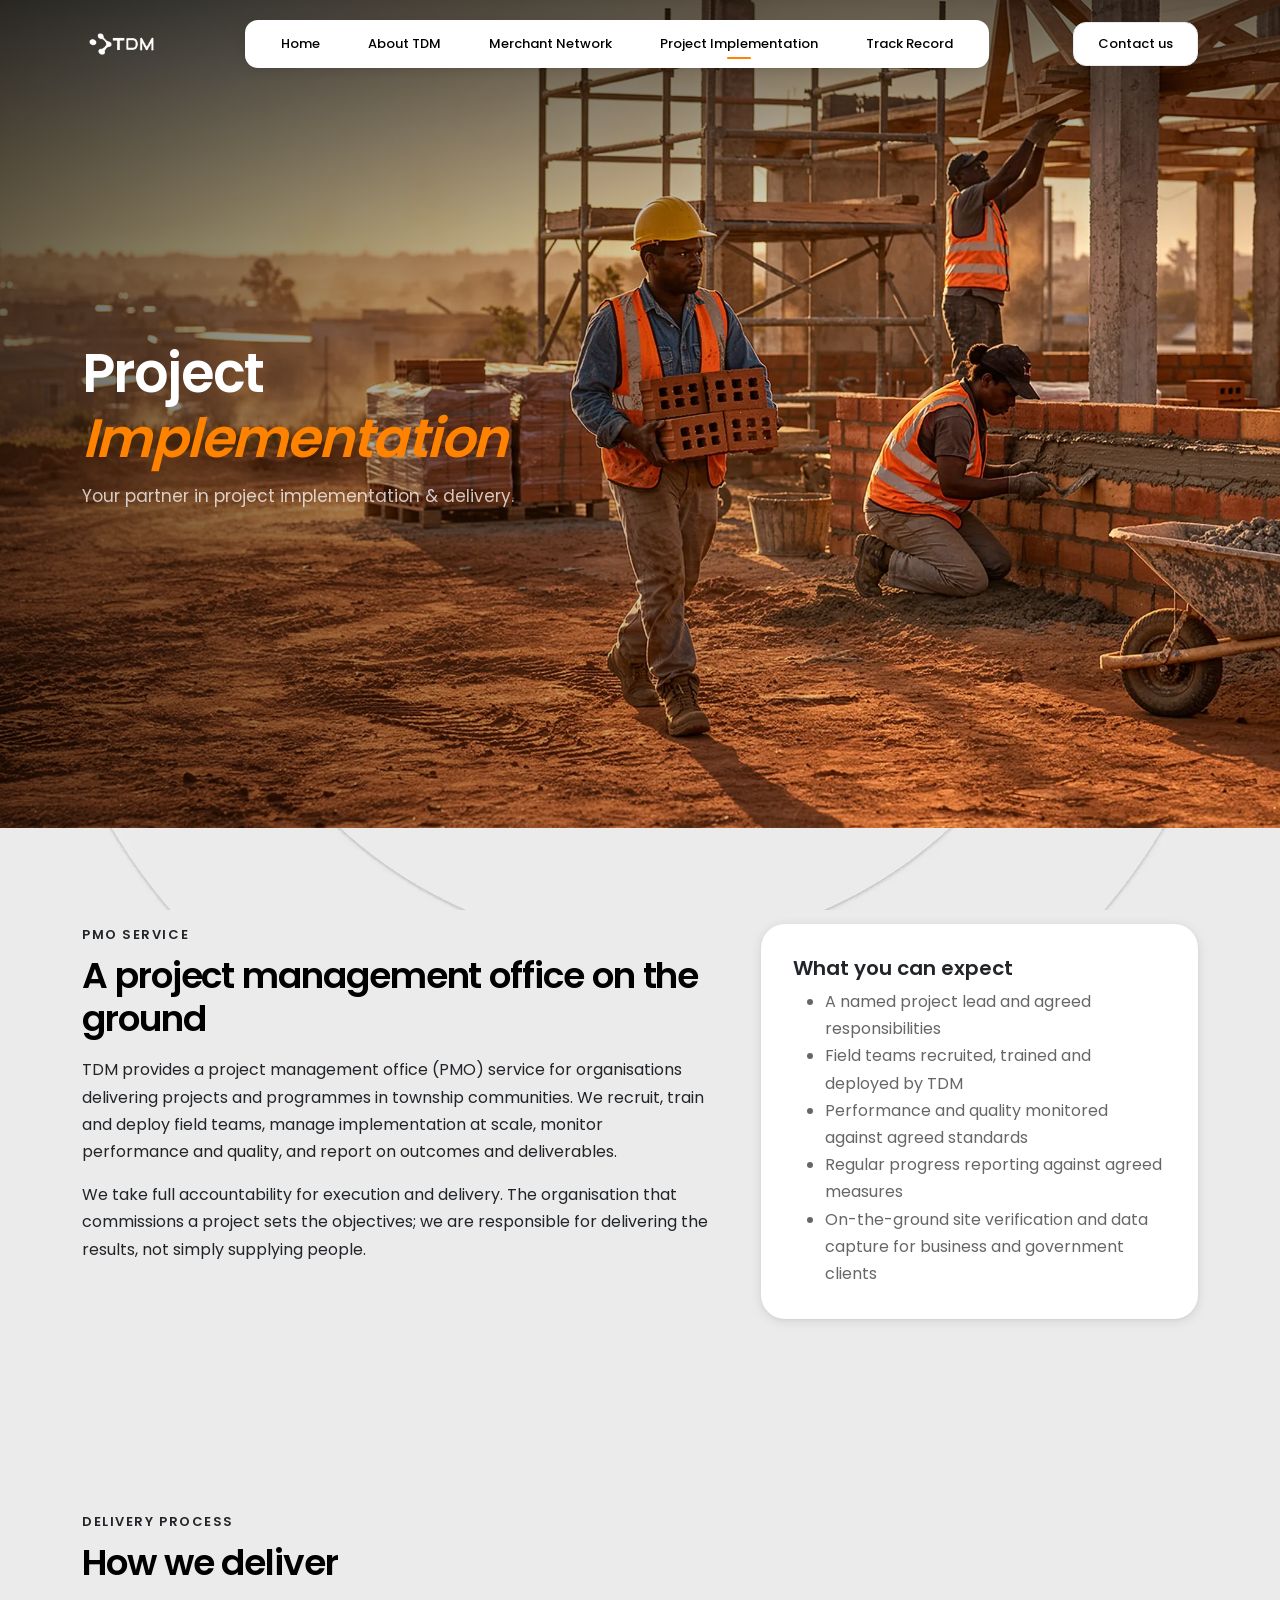
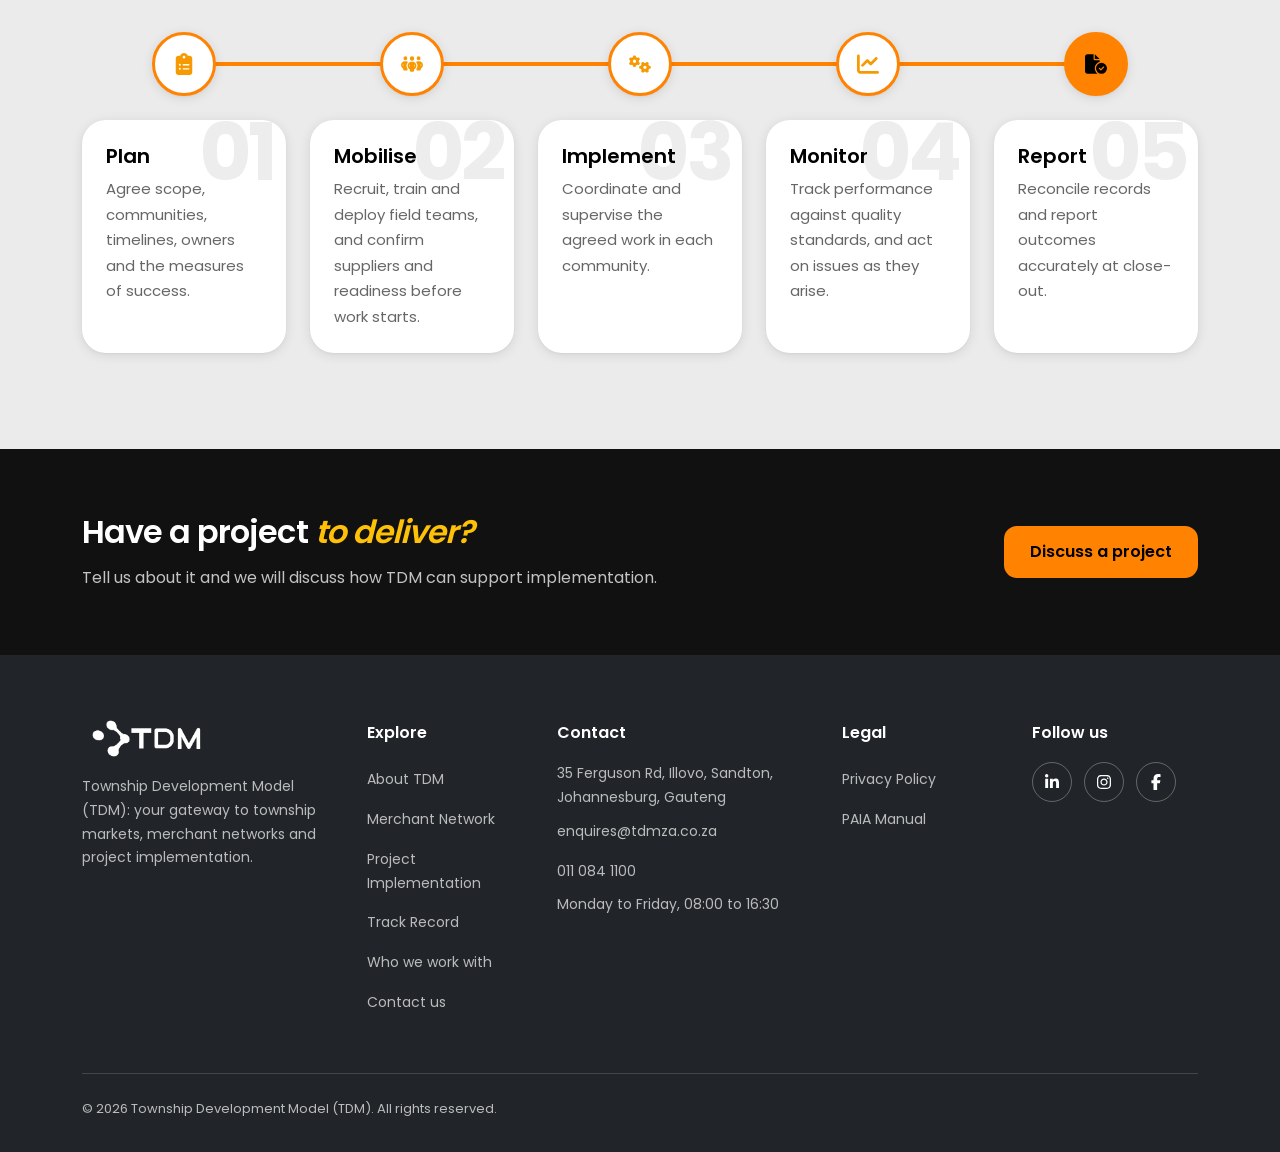
<file: project-implementation/index.html>
<!DOCTYPE html>
<html lang="en-ZA">

<head>
  <meta charset="UTF-8">
  <meta name="viewport" content="width=device-width, initial-scale=1.0">
  <meta name="robots" content="noindex, nofollow">
  <title>Project Implementation | Township Development Model (TDM)</title>
  <meta name="description" content="TDM provides a project management office (PMO) service to plan, mobilise, implement, monitor and report on projects in township communities.">
  <meta name="keywords" content="TDM project implementation, PMO service, project delivery, township projects, Gauteng">
  <meta property="og:type" content="website">
  <meta property="og:site_name" content="Township Development Model (TDM)">
  <meta property="og:title" content="Project Implementation | Township Development Model (TDM)">
  <meta property="og:description" content="TDM provides a project management office (PMO) service to plan, mobilise, implement, monitor and report on projects in township communities.">
  <meta property="og:url" content="https://tdmza.co.za/project-implementation/">
  <meta property="og:image" content="https://tdmza.co.za/images/logo/tdm-share.webp">
  <meta property="og:image:width" content="1200">
  <meta property="og:image:height" content="630">
  <meta property="og:image:alt" content="The TDM logo over an aerial view of a township">
  <meta property="og:locale" content="en_ZA">
  <meta name="twitter:card" content="summary_large_image">
  <link rel="canonical" href="https://tdmza.co.za/project-implementation/">
  <link rel="icon" href="../images/logo/tdm-favicon.webp" type="image/webp" sizes="192x192">
  <link rel="apple-touch-icon" href="../images/logo/tdm-favicon.webp">
  <link rel="preload" href="../css/fonts/poppins-400.woff2" as="font" type="font/woff2" crossorigin>
  <link rel="stylesheet" href="https://cdn.jsdelivr.net/npm/bootstrap@5.3.3/dist/css/bootstrap.min.css" integrity="sha384-QWTKZyjpPEjISv5WaRU9OFeRpok6YctnYmDr5pNlyT2bRjXh0JMhjY6hW+ALEwIH" crossorigin="anonymous">
  <link rel="stylesheet" href="../css/styles.css">
</head>

<body class="site-body">
  <a class="skip-link" href="#main_content">Skip to main content</a>
  <header class="site-header site-header-over-video">
    <div class="container-xl site-header-row">
      <a class="site-logo-link" href="../"><img src="../images/logo/tdm-logo.webp" alt="Township Development Model (TDM) home" class="site-logo site-logo-dark" width="126" height="89"><img src="../images/logo/tdm-logo-white-header.webp" alt="Township Development Model (TDM) home" class="site-logo site-logo-light" width="126" height="89"></a>
      <nav class="d-none d-lg-block" aria-label="Main navigation">
        <ul class="nav-pill d-flex">
          <li class="nav-pill-item"><a class="nav-pill-link" href="../">Home</a></li>
          <li class="nav-pill-item"><a class="nav-pill-link" href="../about/">About TDM</a></li>
          <li class="nav-pill-item"><a class="nav-pill-link" href="../merchant-network/">Merchant Network</a></li>
          <li class="nav-pill-item"><a class="nav-pill-link active" aria-current="page" href="../project-implementation/">Project Implementation</a></li>
          <li class="nav-pill-item"><a class="nav-pill-link" href="../track-record/">Track Record</a></li>
        </ul>
      </nav>
      <a class="btn-contact d-none d-lg-inline-block" href="../contact/">Contact us</a>
      <button class="hamburger d-lg-none" type="button" data-bs-toggle="offcanvas" data-bs-target="#mobile_menu" aria-controls="mobile_menu" aria-expanded="false" aria-label="Open menu">
        <span class="hamburger-line"></span>
        <span class="hamburger-line"></span>
        <span class="hamburger-line"></span>
      </button>
    </div>
  </header>
  <div class="offcanvas offcanvas-end mobile-menu" tabindex="-1" id="mobile_menu" aria-labelledby="mobile_menu_title">
    <div class="offcanvas-header">
      <img class="mobile-menu-logo" src="../images/logo/tdm-logo.webp" alt="TDM" width="126" height="89">
      <p class="visually-hidden" id="mobile_menu_title">Menu</p>
      <button type="button" class="btn-close mobile-menu-close" data-bs-dismiss="offcanvas" aria-label="Close menu"></button>
    </div>
    <div class="offcanvas-body">
      <nav aria-label="Mobile navigation">
        <ul class="mobile-menu-list">
          <li class="mobile-menu-item"><a class="mobile-menu-link" href="../">Home</a></li>
          <li class="mobile-menu-item"><a class="mobile-menu-link" href="../about/">About TDM</a></li>
          <li class="mobile-menu-item"><a class="mobile-menu-link" href="../merchant-network/">Merchant Network</a></li>
          <li class="mobile-menu-item"><a class="mobile-menu-link active" aria-current="page" href="../project-implementation/">Project Implementation</a></li>
          <li class="mobile-menu-item"><a class="mobile-menu-link" href="../track-record/">Track Record</a></li>
        </ul>
        <a class="btn btn-tdm-primary mobile-menu-cta" href="../contact/">Contact us</a>
        <div class="mobile-social">
          <a class="mobile-social-link" href="https://www.linkedin.com/company/township-delivery-model/" target="_blank" rel="noopener noreferrer" aria-label="TDM on LinkedIn (opens in a new tab)"><svg class="icon icon-linkedin-in" aria-hidden="true" focusable="false"><use href="../images/icons.svg#icon-linkedin-in"></use></svg></a>
          <a class="mobile-social-link" href="https://www.instagram.com/tdmza/" target="_blank" rel="noopener noreferrer" aria-label="TDM on Instagram (opens in a new tab)"><svg class="icon icon-instagram" aria-hidden="true" focusable="false"><use href="../images/icons.svg#icon-instagram"></use></svg></a>
          <a class="mobile-social-link" href="https://www.facebook.com/profile.php?id=61587433742212" target="_blank" rel="noopener noreferrer" aria-label="TDM on Facebook (opens in a new tab)"><svg class="icon icon-facebook-f" aria-hidden="true" focusable="false"><use href="../images/icons.svg#icon-facebook-f"></use></svg></a>
        </div>
      </nav>
    </div>
  </div>
  <main id="main_content">
    <section class="page-hero page-hero-cover">
      <img class="page-hero-cover-image" src="../images/heroes/project-implementation-hero.webp" srcset="../images/heroes/project-implementation-hero-1200.webp 1200w, ../images/heroes/project-implementation-hero.webp 2400w" sizes="100vw" alt="A construction team at work on a building site at sunset: a worker in a hard hat and reflective vest carries bricks while others lay a brick wall and fix the roof trusses" width="2400" height="1355" fetchpriority="high">
      <span class="page-hero-cover-shade" aria-hidden="true"></span>
      <div class="container-xl">
        <h1 class="page-hero-title">Project <em class="highlight-text">Implementation</em></h1>
        <p class="page-hero-lead">Your partner in project implementation &amp; delivery.</p>
      </div>
    </section>
    <section class="section-block" aria-labelledby="pmo_title">
      <div class="container-xl">
        <div class="row g-4 g-xl-5">
          <div class="col-lg-7">
            <p class="section-eyebrow">PMO service</p>
            <h2 class="section-title" id="pmo_title">A project management office on the ground</h2>
            <p>TDM provides a project management office (PMO) service for organisations delivering projects and programmes in township communities. We recruit, train and deploy field teams, manage implementation at scale, monitor performance and quality, and report on outcomes and deliverables.</p>
            <p class="mb-0">We take full accountability for execution and delivery. The organisation that commissions a project sets the objectives; we are responsible for delivering the results, not simply supplying people.</p>
          </div>
          <div class="col-lg-5">
            <div class="surface-card">
              <h3 class="card-title">What you can expect</h3>
              <ul class="card-text mb-0">
                <li>A named project lead and agreed responsibilities</li>
                <li>Field teams recruited, trained and deployed by TDM</li>
                <li>Performance and quality monitored against agreed standards</li>
                <li>Regular progress reporting against agreed measures</li>
                <li>On-the-ground site verification and data capture for business and government clients</li>
              </ul>
            </div>
          </div>
        </div>
      </div>
    </section>
    <section class="section-block" aria-labelledby="process_title">
      <div class="container-xl">
        <p class="section-eyebrow">Delivery process</p>
        <h2 class="section-title mb-5" id="process_title">How we deliver</h2>
        <ol class="delivery-track js-delivery-track">
          <li class="delivery-step">
            <span class="delivery-node"><svg class="icon icon-clipboard-list" aria-hidden="true" focusable="false"><use href="../images/icons.svg#icon-clipboard-list"></use></svg></span>
            <div class="delivery-body">
              <span class="delivery-number" aria-hidden="true">01</span>
              <h3 class="delivery-title">Plan</h3>
              <p class="delivery-text">Agree scope, communities, timelines, owners and the measures of success.</p>
            </div>
          </li>
          <li class="delivery-step">
            <span class="delivery-node"><svg class="icon icon-people-group" aria-hidden="true" focusable="false"><use href="../images/icons.svg#icon-people-group"></use></svg></span>
            <div class="delivery-body">
              <span class="delivery-number" aria-hidden="true">02</span>
              <h3 class="delivery-title">Mobilise</h3>
              <p class="delivery-text">Recruit, train and deploy field teams, and confirm suppliers and readiness before work starts.</p>
            </div>
          </li>
          <li class="delivery-step">
            <span class="delivery-node"><svg class="icon icon-gears" aria-hidden="true" focusable="false"><use href="../images/icons.svg#icon-gears"></use></svg></span>
            <div class="delivery-body">
              <span class="delivery-number" aria-hidden="true">03</span>
              <h3 class="delivery-title">Implement</h3>
              <p class="delivery-text">Coordinate and supervise the agreed work in each community.</p>
            </div>
          </li>
          <li class="delivery-step">
            <span class="delivery-node"><svg class="icon icon-chart-line" aria-hidden="true" focusable="false"><use href="../images/icons.svg#icon-chart-line"></use></svg></span>
            <div class="delivery-body">
              <span class="delivery-number" aria-hidden="true">04</span>
              <h3 class="delivery-title">Monitor</h3>
              <p class="delivery-text">Track performance against quality standards, and act on issues as they arise.</p>
            </div>
          </li>
          <li class="delivery-step">
            <span class="delivery-node"><svg class="icon icon-file-circle-check" aria-hidden="true" focusable="false"><use href="../images/icons.svg#icon-file-circle-check"></use></svg></span>
            <div class="delivery-body">
              <span class="delivery-number" aria-hidden="true">05</span>
              <h3 class="delivery-title">Report</h3>
              <p class="delivery-text">Reconcile records and report outcomes accurately at close-out.</p>
            </div>
          </li>
        </ol>
      </div>
    </section>
    <section class="cta-band" aria-labelledby="cta_title">
      <div class="container-xl">
        <div class="row align-items-center g-4">
          <div class="col-lg-8">
            <h2 class="cta-title" id="cta_title">Have a project <span class="cta-title-accent">to deliver?</span></h2>
            <p class="cta-text">Tell us about it and we will discuss how TDM can support implementation.</p>
          </div>
          <div class="col-lg-4 text-lg-end">
            <a class="btn btn-tdm-primary" href="../contact/">Discuss a project</a>
          </div>
        </div>
      </div>
    </section>
  </main>
  <footer class="site-footer">
    <div class="container-xl">
      <div class="row g-4">
        <div class="col-12 col-lg-3">
          <img src="../images/logo/tdm-logo-white.webp" alt="Township Development Model (TDM)" class="footer-logo" width="833" height="253" loading="lazy">
          <p class="footer-tagline mb-0">Township Development Model (TDM): your gateway to township markets, merchant networks and project implementation.</p>
        </div>
        <div class="col-6 col-md-3 col-lg-2">
          <p class="footer-heading">Explore</p>
          <ul class="footer-list">
            <li class="footer-item"><a class="footer-link" href="../about/">About TDM</a></li>
            <li class="footer-item"><a class="footer-link" href="../merchant-network/">Merchant Network</a></li>
            <li class="footer-item"><a class="footer-link" href="../project-implementation/">Project Implementation</a></li>
            <li class="footer-item"><a class="footer-link" href="../track-record/">Track Record</a></li>
            <li class="footer-item"><a class="footer-link" href="../#partners">Who we work with</a></li>
            <li class="footer-item"><a class="footer-link" href="../contact/">Contact us</a></li>
          </ul>
        </div>
        <div class="col-6 col-md-4 col-lg-3">
          <p class="footer-heading">Contact</p>
          <ul class="footer-list">
            <li class="footer-item">35 Ferguson Rd, Illovo, Sandton, Johannesburg, Gauteng</li>
            <li class="footer-item"><a class="footer-link" href="mailto:enquires@tdmza.co.za">enquires@tdmza.co.za</a></li>
            <li class="footer-item"><a class="footer-link" href="tel:+27110841100">011 084 1100</a></li>
            <li class="footer-item">Monday to Friday, 08:00 to 16:30</li>
          </ul>
        </div>
        <div class="col-6 col-md-2 col-lg-2">
          <p class="footer-heading">Legal</p>
          <ul class="footer-list">
            <li class="footer-item"><a class="footer-link" href="../privacy-policy/">Privacy Policy</a></li>
            <li class="footer-item"><a class="footer-link" href="../paia-manual/">PAIA Manual</a></li>
            <li class="footer-item" hidden><button class="footer-link footer-link-button js-cookie-settings" type="button" hidden>Cookie settings</button></li>
          </ul>
        </div>
        <div class="col-6 col-md-3 col-lg-2">
          <p class="footer-heading">Follow us</p>
          <div class="footer-social">
            <a class="footer-social-link" href="https://www.linkedin.com/company/township-delivery-model/" target="_blank" rel="noopener noreferrer" aria-label="TDM on LinkedIn (opens in a new tab)"><svg class="icon icon-linkedin-in" aria-hidden="true" focusable="false"><use href="../images/icons.svg#icon-linkedin-in"></use></svg></a>
            <a class="footer-social-link" href="https://www.instagram.com/tdmza/" target="_blank" rel="noopener noreferrer" aria-label="TDM on Instagram (opens in a new tab)"><svg class="icon icon-instagram" aria-hidden="true" focusable="false"><use href="../images/icons.svg#icon-instagram"></use></svg></a>
            <a class="footer-social-link" href="https://www.facebook.com/profile.php?id=61587433742212" target="_blank" rel="noopener noreferrer" aria-label="TDM on Facebook (opens in a new tab)"><svg class="icon icon-facebook-f" aria-hidden="true" focusable="false"><use href="../images/icons.svg#icon-facebook-f"></use></svg></a>
          </div>
        </div>
      </div>
      <p class="footer-bottom mb-0">&copy; 2026 Township Development Model (TDM). All rights reserved.</p>
    </div>
  </footer>
  <div class="cookie-banner js-cookie-banner" role="region" aria-label="Cookie choice" hidden>
    <p class="cookie-banner-text">We'd like to use Google Analytics cookies to understand how visitors use this site, so we can improve it. They are only set if you accept. <a class="cookie-banner-link" href="../privacy-policy/">Privacy Policy</a></p>
    <div class="cookie-banner-actions">
      <button class="btn btn-tdm-light js-cookie-decline" type="button">Decline</button>
      <button class="btn btn-tdm-primary js-cookie-accept" type="button">Accept</button>
    </div>
  </div>
  <script src="https://cdn.jsdelivr.net/npm/bootstrap@5.3.3/dist/js/bootstrap.bundle.min.js" integrity="sha384-YvpcrYf0tY3lHB60NNkmXc5s9fDVZLESaAA55NDzOxhy9GkcIdslK1eN7N6jIeHz" crossorigin="anonymous"></script>
  <script src="../js/sticky-header.js"></script>
  <script src="../js/mobile-menu.js"></script>
  <script src="../js/analytics.js"></script>
  <script src="../js/delivery-track.js"></script>

</body>

</html>
</file>
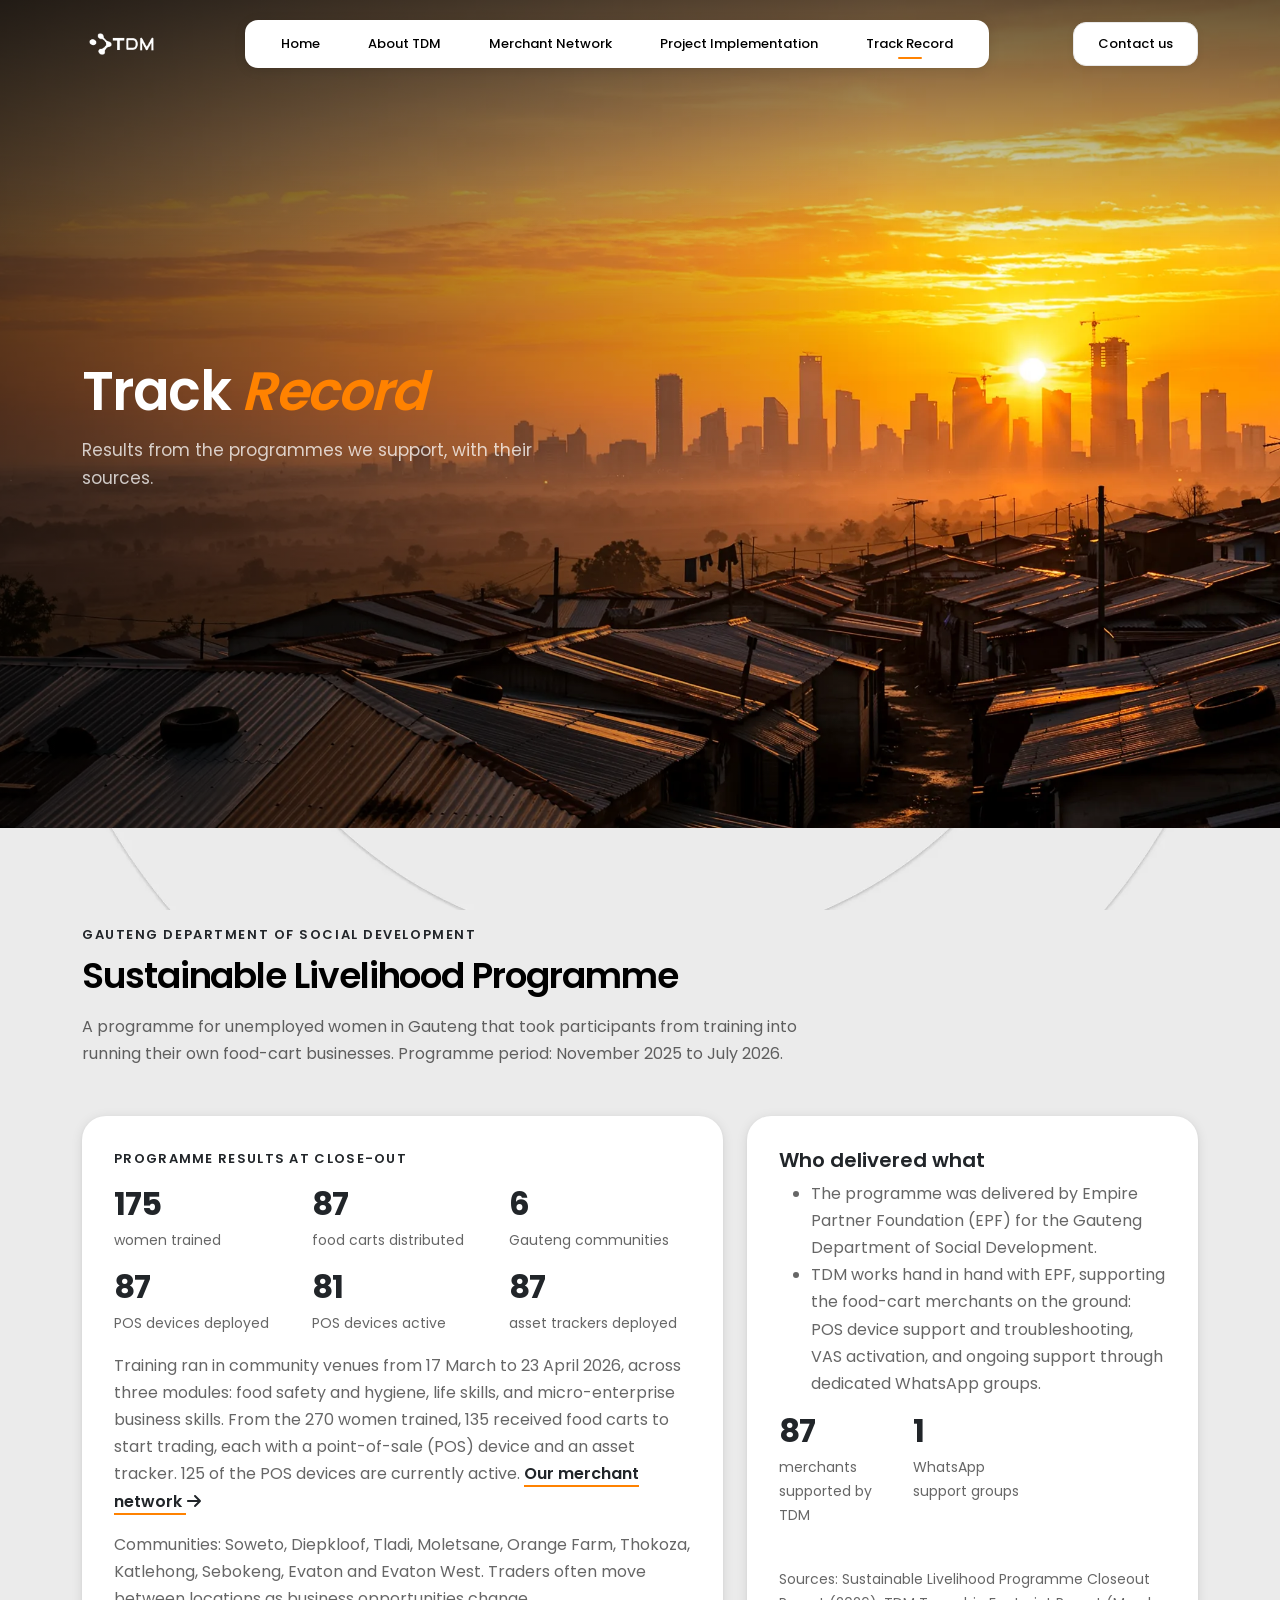
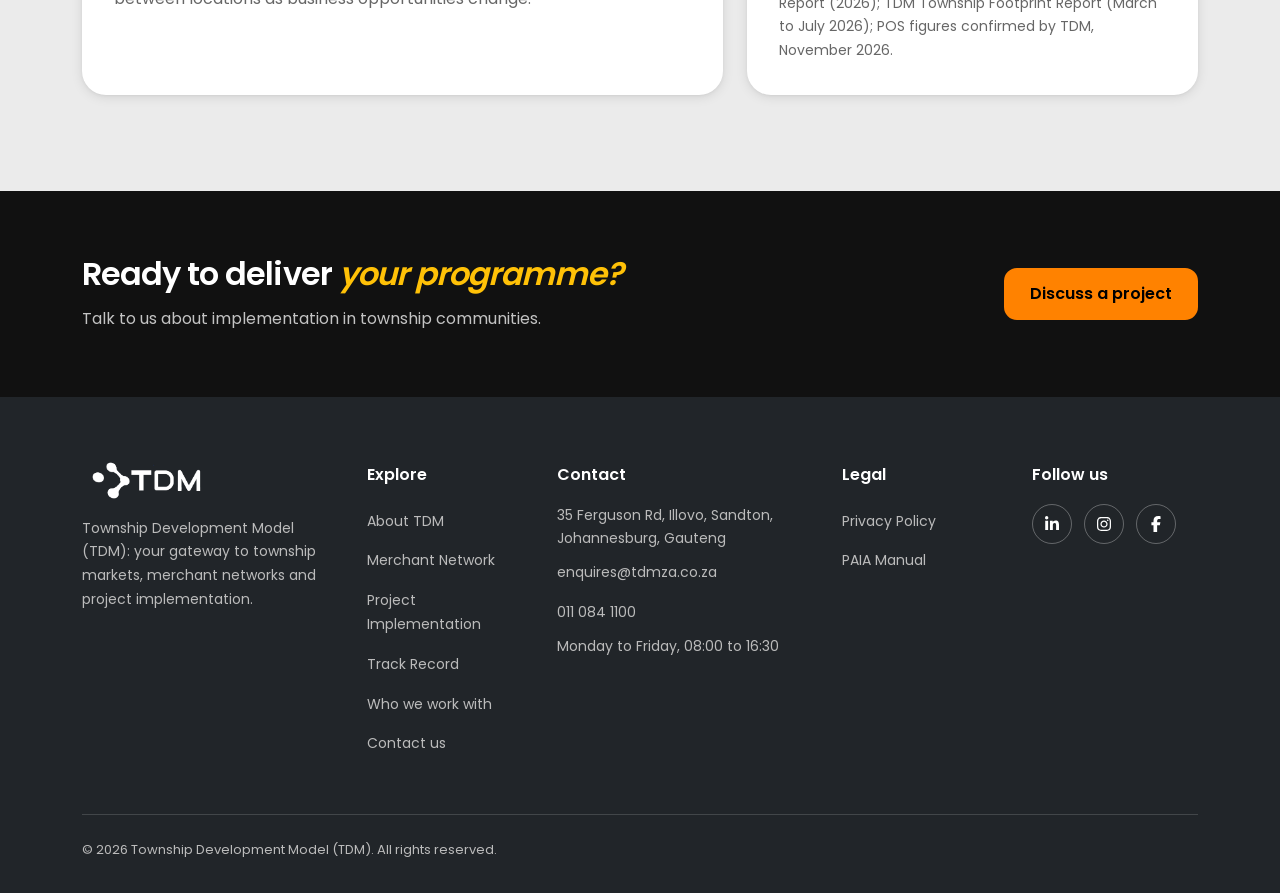
<file: track-record/index.html>
<!DOCTYPE html>
<html lang="en-ZA">

<head>
  <meta charset="UTF-8">
  <meta name="viewport" content="width=device-width, initial-scale=1.0">
  <meta name="robots" content="noindex, nofollow">
  <title>Track Record | Township Development Model (TDM)</title>
  <meta name="description" content="TDM's track record: the Gauteng DSD Sustainable Livelihood Programme, with 270 women trained and 135 food-cart businesses activated.">
  <meta name="keywords" content="TDM track record, Sustainable Livelihood Programme, Gauteng Department of Social Development, food-cart enterprises, township women training">
  <meta property="og:type" content="website">
  <meta property="og:site_name" content="Township Development Model (TDM)">
  <meta property="og:title" content="Track Record | Township Development Model (TDM)">
  <meta property="og:description" content="TDM's track record: the Gauteng DSD Sustainable Livelihood Programme, with 270 women trained and 135 food-cart businesses activated.">
  <meta property="og:url" content="https://tdmza.co.za/track-record/">
  <meta property="og:image" content="https://tdmza.co.za/images/logo/tdm-share.webp">
  <meta property="og:image:width" content="1200">
  <meta property="og:image:height" content="630">
  <meta property="og:image:alt" content="The TDM logo over an aerial view of a township">
  <meta property="og:locale" content="en_ZA">
  <meta name="twitter:card" content="summary_large_image">
  <link rel="canonical" href="https://tdmza.co.za/track-record/">
  <link rel="icon" href="../images/logo/tdm-favicon.webp" type="image/webp" sizes="192x192">
  <link rel="apple-touch-icon" href="../images/logo/tdm-favicon.webp">
  <link rel="preload" href="../css/fonts/poppins-400.woff2" as="font" type="font/woff2" crossorigin>
  <link rel="stylesheet" href="https://cdn.jsdelivr.net/npm/bootstrap@5.3.3/dist/css/bootstrap.min.css" integrity="sha384-QWTKZyjpPEjISv5WaRU9OFeRpok6YctnYmDr5pNlyT2bRjXh0JMhjY6hW+ALEwIH" crossorigin="anonymous">
  <link rel="stylesheet" href="../css/styles.css">
</head>

<body class="site-body">
  <a class="skip-link" href="#main_content">Skip to main content</a>
  <header class="site-header site-header-over-video">
    <div class="container-xl site-header-row">
      <a class="site-logo-link" href="../"><img src="../images/logo/tdm-logo.webp" alt="Township Development Model (TDM) home" class="site-logo site-logo-dark" width="126" height="89"><img src="../images/logo/tdm-logo-white-header.webp" alt="Township Development Model (TDM) home" class="site-logo site-logo-light" width="126" height="89"></a>
      <nav class="d-none d-lg-block" aria-label="Main navigation">
        <ul class="nav-pill d-flex">
          <li class="nav-pill-item"><a class="nav-pill-link" href="../">Home</a></li>
          <li class="nav-pill-item"><a class="nav-pill-link" href="../about/">About TDM</a></li>
          <li class="nav-pill-item"><a class="nav-pill-link" href="../merchant-network/">Merchant Network</a></li>
          <li class="nav-pill-item"><a class="nav-pill-link" href="../project-implementation/">Project Implementation</a></li>
          <li class="nav-pill-item"><a class="nav-pill-link active" aria-current="page" href="../track-record/">Track Record</a></li>
        </ul>
      </nav>
      <a class="btn-contact d-none d-lg-inline-block" href="../contact/">Contact us</a>
      <button class="hamburger d-lg-none" type="button" data-bs-toggle="offcanvas" data-bs-target="#mobile_menu" aria-controls="mobile_menu" aria-expanded="false" aria-label="Open menu">
        <span class="hamburger-line"></span>
        <span class="hamburger-line"></span>
        <span class="hamburger-line"></span>
      </button>
    </div>
  </header>
  <div class="offcanvas offcanvas-end mobile-menu" tabindex="-1" id="mobile_menu" aria-labelledby="mobile_menu_title">
    <div class="offcanvas-header">
      <img class="mobile-menu-logo" src="../images/logo/tdm-logo.webp" alt="TDM" width="126" height="89">
      <p class="visually-hidden" id="mobile_menu_title">Menu</p>
      <button type="button" class="btn-close mobile-menu-close" data-bs-dismiss="offcanvas" aria-label="Close menu"></button>
    </div>
    <div class="offcanvas-body">
      <nav aria-label="Mobile navigation">
        <ul class="mobile-menu-list">
          <li class="mobile-menu-item"><a class="mobile-menu-link" href="../">Home</a></li>
          <li class="mobile-menu-item"><a class="mobile-menu-link" href="../about/">About TDM</a></li>
          <li class="mobile-menu-item"><a class="mobile-menu-link" href="../merchant-network/">Merchant Network</a></li>
          <li class="mobile-menu-item"><a class="mobile-menu-link" href="../project-implementation/">Project Implementation</a></li>
          <li class="mobile-menu-item"><a class="mobile-menu-link active" aria-current="page" href="../track-record/">Track Record</a></li>
        </ul>
        <a class="btn btn-tdm-primary mobile-menu-cta" href="../contact/">Contact us</a>
        <div class="mobile-social">
          <a class="mobile-social-link" href="https://www.linkedin.com/company/township-delivery-model/" target="_blank" rel="noopener noreferrer" aria-label="TDM on LinkedIn (opens in a new tab)"><svg class="icon icon-linkedin-in" aria-hidden="true" focusable="false"><use href="../images/icons.svg#icon-linkedin-in"></use></svg></a>
          <a class="mobile-social-link" href="https://www.instagram.com/tdmza/" target="_blank" rel="noopener noreferrer" aria-label="TDM on Instagram (opens in a new tab)"><svg class="icon icon-instagram" aria-hidden="true" focusable="false"><use href="../images/icons.svg#icon-instagram"></use></svg></a>
          <a class="mobile-social-link" href="https://www.facebook.com/profile.php?id=61587433742212" target="_blank" rel="noopener noreferrer" aria-label="TDM on Facebook (opens in a new tab)"><svg class="icon icon-facebook-f" aria-hidden="true" focusable="false"><use href="../images/icons.svg#icon-facebook-f"></use></svg></a>
        </div>
      </nav>
    </div>
  </div>
  <main id="main_content">
    <section class="page-hero page-hero-cover">
      <img class="page-hero-cover-image" src="../images/heroes/track-record-hero.webp" srcset="../images/heroes/track-record-hero-1200.webp 1200w, ../images/heroes/track-record-hero.webp 2400w" sizes="100vw" alt="Sunrise over the corrugated-iron rooftops of a township, with a city skyline rising through the haze in the distance" width="2400" height="1355" fetchpriority="high">
      <span class="page-hero-cover-shade" aria-hidden="true"></span>
      <div class="container-xl">
        <h1 class="page-hero-title">Track <em class="highlight-text">Record</em></h1>
        <p class="page-hero-lead">Results from the programmes we support, with their sources.</p>
      </div>
    </section>
    <section class="section-block" aria-labelledby="programme_title">
      <div class="container-xl">
        <p class="section-eyebrow">Gauteng Department of Social Development</p>
        <h2 class="section-title" id="programme_title">Sustainable Livelihood Programme</h2>
        <p class="section-intro mb-5">A programme for unemployed women in Gauteng that took participants from training into running their own food-cart businesses. Programme period: November 2025 to July 2026.</p>
        <div class="row g-4">
          <div class="col-lg-7">
            <article class="record-card">
              <p class="record-programme">Programme results at close-out</p>
              <dl class="record-figures">
                <div class="record-figure"><dt class="record-figure-label">women trained</dt><dd class="record-figure-value">270</dd></div>
                <div class="record-figure"><dt class="record-figure-label">food carts distributed</dt><dd class="record-figure-value">135</dd></div>
                <div class="record-figure"><dt class="record-figure-label">Gauteng communities</dt><dd class="record-figure-value">10</dd></div>
                <div class="record-figure"><dt class="record-figure-label">POS devices deployed</dt><dd class="record-figure-value">135</dd></div>
                <div class="record-figure"><dt class="record-figure-label">POS devices active</dt><dd class="record-figure-value">125</dd></div>
                <div class="record-figure"><dt class="record-figure-label">asset trackers deployed</dt><dd class="record-figure-value">135</dd></div>
              </dl>
              <p class="card-text">Training ran in community venues from 17 March to 23 April 2026, across three modules: food safety and hygiene, life skills, and micro-enterprise business skills. From the 270 women trained, 135 received food carts to start trading, each with a point-of-sale (POS) device and an asset tracker. 125 of the POS devices are currently active. <a class="card-link" href="../merchant-network/">Our merchant network <svg class="icon icon-arrow-right" aria-hidden="true" focusable="false"><use href="../images/icons.svg#icon-arrow-right"></use></svg></a></p>
              <p class="card-text mb-0">Communities: Soweto, Diepkloof, Tladi, Moletsane, Orange Farm, Thokoza, Katlehong, Sebokeng, Evaton and Evaton West. Traders often move between locations as business opportunities change.</p>
            </article>
          </div>
          <div class="col-lg-5">
            <div class="surface-card">
              <h3 class="card-title">Who delivered what</h3>
              <ul class="card-text">
                <li>The programme was delivered by Empire Partner Foundation (EPF) for the Gauteng Department of Social Development.</li>
                <li>TDM works hand in hand with EPF, supporting the food-cart merchants on the ground: POS device support and troubleshooting, VAS activation, and ongoing support through dedicated WhatsApp groups.</li>
              </ul>
              <dl class="record-figures">
                <div class="record-figure"><dt class="record-figure-label">merchants supported by TDM</dt><dd class="record-figure-value">135</dd></div>
                <div class="record-figure"><dt class="record-figure-label">WhatsApp support groups</dt><dd class="record-figure-value">3</dd></div>
              </dl>
              <p class="data-note mb-0">Sources: Sustainable Livelihood Programme Closeout Report (2026); TDM Township Footprint Report (March to July 2026); POS figures confirmed by TDM, November 2026.</p>
            </div>
          </div>
        </div>
      </div>
    </section>
    <section class="cta-band" aria-labelledby="cta_title">
      <div class="container-xl">
        <div class="row align-items-center g-4">
          <div class="col-lg-8">
            <h2 class="cta-title" id="cta_title">Ready to deliver <span class="cta-title-accent">your programme?</span></h2>
            <p class="cta-text">Talk to us about implementation in township communities.</p>
          </div>
          <div class="col-lg-4 text-lg-end">
            <a class="btn btn-tdm-primary" href="../contact/">Discuss a project</a>
          </div>
        </div>
      </div>
    </section>
  </main>
  <footer class="site-footer">
    <div class="container-xl">
      <div class="row g-4">
        <div class="col-12 col-lg-3">
          <img src="../images/logo/tdm-logo-white.webp" alt="Township Development Model (TDM)" class="footer-logo" width="833" height="253" loading="lazy">
          <p class="footer-tagline mb-0">Township Development Model (TDM): your gateway to township markets, merchant networks and project implementation.</p>
        </div>
        <div class="col-6 col-md-3 col-lg-2">
          <p class="footer-heading">Explore</p>
          <ul class="footer-list">
            <li class="footer-item"><a class="footer-link" href="../about/">About TDM</a></li>
            <li class="footer-item"><a class="footer-link" href="../merchant-network/">Merchant Network</a></li>
            <li class="footer-item"><a class="footer-link" href="../project-implementation/">Project Implementation</a></li>
            <li class="footer-item"><a class="footer-link" href="../track-record/">Track Record</a></li>
            <li class="footer-item"><a class="footer-link" href="../#partners">Who we work with</a></li>
            <li class="footer-item"><a class="footer-link" href="../contact/">Contact us</a></li>
          </ul>
        </div>
        <div class="col-6 col-md-4 col-lg-3">
          <p class="footer-heading">Contact</p>
          <ul class="footer-list">
            <li class="footer-item">35 Ferguson Rd, Illovo, Sandton, Johannesburg, Gauteng</li>
            <li class="footer-item"><a class="footer-link" href="mailto:enquires@tdmza.co.za">enquires@tdmza.co.za</a></li>
            <li class="footer-item"><a class="footer-link" href="tel:+27110841100">011 084 1100</a></li>
            <li class="footer-item">Monday to Friday, 08:00 to 16:30</li>
          </ul>
        </div>
        <div class="col-6 col-md-2 col-lg-2">
          <p class="footer-heading">Legal</p>
          <ul class="footer-list">
            <li class="footer-item"><a class="footer-link" href="../privacy-policy/">Privacy Policy</a></li>
            <li class="footer-item"><a class="footer-link" href="../paia-manual/">PAIA Manual</a></li>
            <li class="footer-item" hidden><button class="footer-link footer-link-button js-cookie-settings" type="button" hidden>Cookie settings</button></li>
          </ul>
        </div>
        <div class="col-6 col-md-3 col-lg-2">
          <p class="footer-heading">Follow us</p>
          <div class="footer-social">
            <a class="footer-social-link" href="https://www.linkedin.com/company/township-delivery-model/" target="_blank" rel="noopener noreferrer" aria-label="TDM on LinkedIn (opens in a new tab)"><svg class="icon icon-linkedin-in" aria-hidden="true" focusable="false"><use href="../images/icons.svg#icon-linkedin-in"></use></svg></a>
            <a class="footer-social-link" href="https://www.instagram.com/tdmza/" target="_blank" rel="noopener noreferrer" aria-label="TDM on Instagram (opens in a new tab)"><svg class="icon icon-instagram" aria-hidden="true" focusable="false"><use href="../images/icons.svg#icon-instagram"></use></svg></a>
            <a class="footer-social-link" href="https://www.facebook.com/profile.php?id=61587433742212" target="_blank" rel="noopener noreferrer" aria-label="TDM on Facebook (opens in a new tab)"><svg class="icon icon-facebook-f" aria-hidden="true" focusable="false"><use href="../images/icons.svg#icon-facebook-f"></use></svg></a>
          </div>
        </div>
      </div>
      <p class="footer-bottom mb-0">&copy; 2026 Township Development Model (TDM). All rights reserved.</p>
    </div>
  </footer>
  <div class="cookie-banner js-cookie-banner" role="region" aria-label="Cookie choice" hidden>
    <p class="cookie-banner-text">We'd like to use Google Analytics cookies to understand how visitors use this site, so we can improve it. They are only set if you accept. <a class="cookie-banner-link" href="../privacy-policy/">Privacy Policy</a></p>
    <div class="cookie-banner-actions">
      <button class="btn btn-tdm-light js-cookie-decline" type="button">Decline</button>
      <button class="btn btn-tdm-primary js-cookie-accept" type="button">Accept</button>
    </div>
  </div>
  <script src="https://cdn.jsdelivr.net/npm/bootstrap@5.3.3/dist/js/bootstrap.bundle.min.js" integrity="sha384-YvpcrYf0tY3lHB60NNkmXc5s9fDVZLESaAA55NDzOxhy9GkcIdslK1eN7N6jIeHz" crossorigin="anonymous"></script>
  <script src="../js/sticky-header.js"></script>
  <script src="../js/mobile-menu.js"></script>
  <script src="../js/analytics.js"></script>
  <script src="../js/count-up.js"></script>

</body>

</html>
</file>
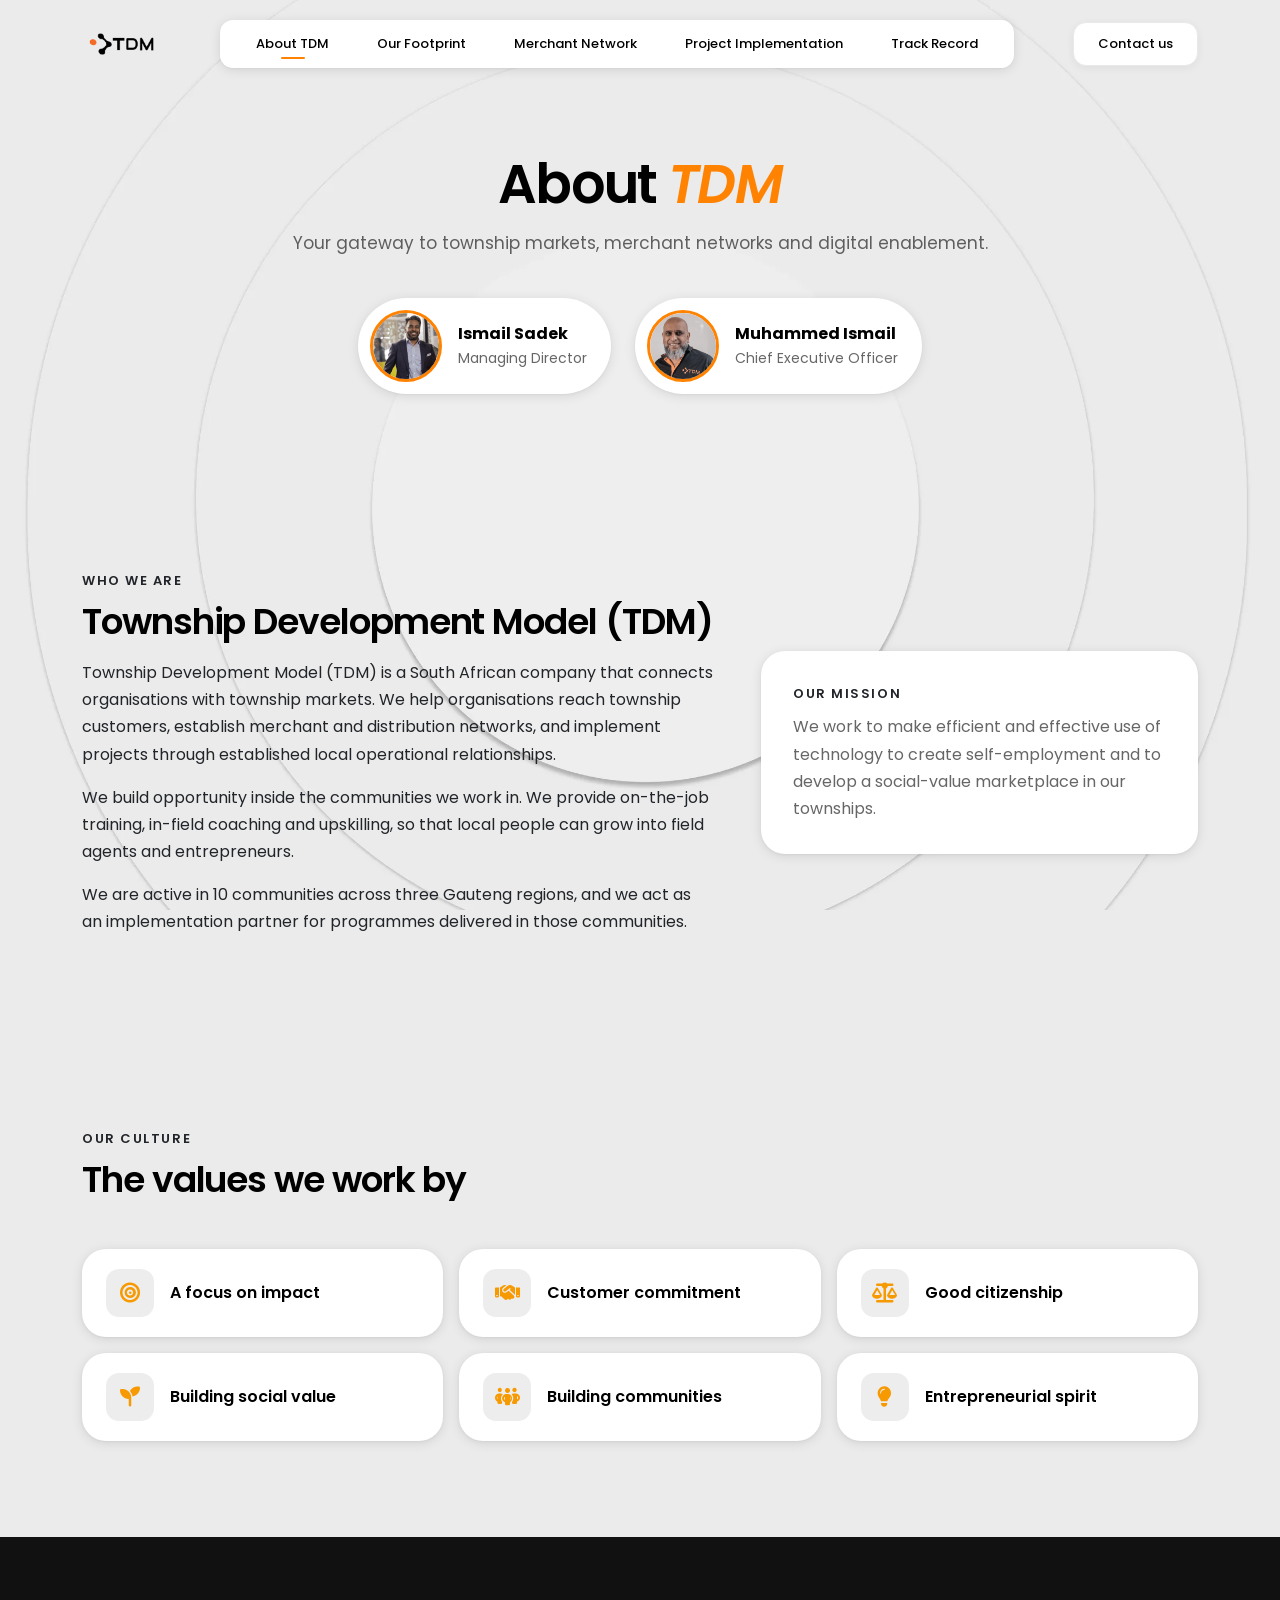
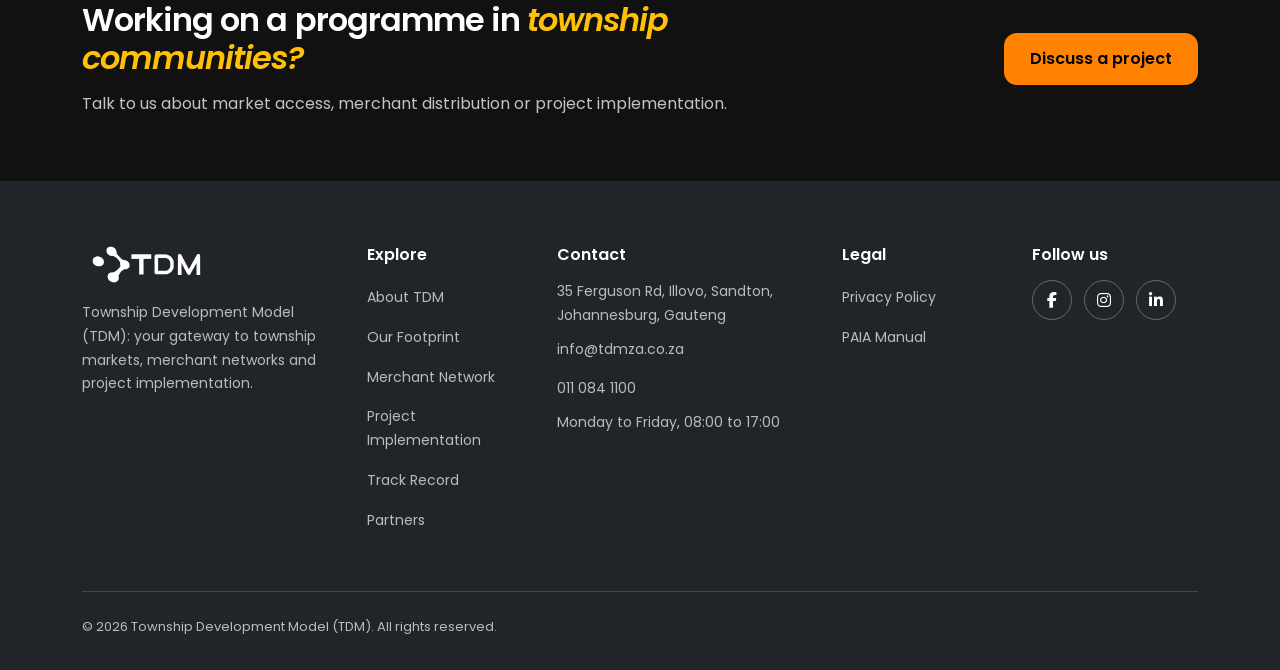
<file: about.html>
<!DOCTYPE html>
<html lang="en-ZA">

<head>
  <meta charset="UTF-8">
  <meta name="viewport" content="width=device-width, initial-scale=1.0">
  <meta name="robots" content="noindex, nofollow">
  <title>About TDM | Township Development Model (TDM)</title>
  <meta name="description" content="About Township Development Model (TDM): a South African company connecting organisations with township markets, merchant networks and project implementation.">
  <meta name="keywords" content="about TDM, Township Development Model, township markets, merchant distribution, project implementation, South Africa">
  <meta property="og:type" content="website">
  <meta property="og:site_name" content="Township Development Model (TDM)">
  <meta property="og:title" content="About TDM | Township Development Model (TDM)">
  <meta property="og:description" content="About Township Development Model (TDM): a South African company connecting organisations with township markets, merchant networks and project implementation.">
  <meta property="og:url" content="https://tdmza.co.za/about">
  <meta property="og:image" content="https://tdmza.co.za/images/logo/tdm.webp">
  <link rel="icon" href="images/logo/tdm.webp" type="image/webp">
  <link rel="preconnect" href="https://fonts.googleapis.com">
  <link rel="preconnect" href="https://fonts.gstatic.com" crossorigin>
  <link rel="stylesheet" href="https://fonts.googleapis.com/css2?family=Poppins:wght@400;500;600;700&amp;display=swap">
  <link rel="stylesheet" href="https://cdn.jsdelivr.net/npm/bootstrap@5.3.3/dist/css/bootstrap.min.css" integrity="sha384-QWTKZyjpPEjISv5WaRU9OFeRpok6YctnYmDr5pNlyT2bRjXh0JMhjY6hW+ALEwIH" crossorigin="anonymous">
  <link rel="stylesheet" href="https://cdnjs.cloudflare.com/ajax/libs/font-awesome/6.5.1/css/all.min.css">
  <link rel="stylesheet" href="css/styles.css">
</head>

<body class="site-body">
  <a class="skip-link" href="#main_content">Skip to main content</a>
  <header class="site-header">
    <div class="container-xl site-header-row">
      <a class="site-logo-link" href="index.html"><img src="images/logo/tdm.webp" alt="Township Development Model (TDM) home" class="site-logo" width="126" height="89"></a>
      <nav class="d-none d-lg-block" aria-label="Main navigation">
        <ul class="nav-pill d-flex">
          <li class="nav-pill-item"><a class="nav-pill-link active" aria-current="page" href="about.html">About TDM</a></li>
          <li class="nav-pill-item"><a class="nav-pill-link" href="footprint.html">Our Footprint</a></li>
          <li class="nav-pill-item"><a class="nav-pill-link" href="merchant-network.html">Merchant Network</a></li>
          <li class="nav-pill-item"><a class="nav-pill-link" href="project-implementation.html">Project Implementation</a></li>
          <li class="nav-pill-item"><a class="nav-pill-link" href="track-record.html">Track Record</a></li>
        </ul>
      </nav>
      <a class="btn-contact d-none d-lg-inline-block" href="contact.html">Contact us</a>
      <button class="hamburger d-lg-none" type="button" data-bs-toggle="offcanvas" data-bs-target="#mobile_menu" aria-controls="mobile_menu" aria-label="Open menu">
        <span class="hamburger-line"></span>
        <span class="hamburger-line"></span>
        <span class="hamburger-line"></span>
      </button>
    </div>
  </header>
  <div class="offcanvas offcanvas-end mobile-menu" tabindex="-1" id="mobile_menu" aria-labelledby="mobile_menu_title">
    <div class="offcanvas-header">
      <img class="mobile-menu-logo" src="images/logo/tdm.webp" alt="TDM" width="126" height="89">
      <h2 class="visually-hidden" id="mobile_menu_title">Menu</h2>
      <button type="button" class="btn-close mobile-menu-close" data-bs-dismiss="offcanvas" aria-label="Close menu"></button>
    </div>
    <div class="offcanvas-body">
      <nav aria-label="Mobile navigation">
        <ul class="mobile-menu-list">
          <li class="mobile-menu-item"><a class="mobile-menu-link" href="index.html">Home</a></li>
          <li class="mobile-menu-item"><a class="mobile-menu-link active" aria-current="page" href="about.html">About TDM</a></li>
          <li class="mobile-menu-item"><a class="mobile-menu-link" href="footprint.html">Our Footprint</a></li>
          <li class="mobile-menu-item"><a class="mobile-menu-link" href="merchant-network.html">Merchant Network</a></li>
          <li class="mobile-menu-item"><a class="mobile-menu-link" href="project-implementation.html">Project Implementation</a></li>
          <li class="mobile-menu-item"><a class="mobile-menu-link" href="track-record.html">Track Record</a></li>
        </ul>
        <a class="btn btn-tdm-primary mobile-menu-cta" href="contact.html">Contact us</a>
      </nav>
    </div>
  </div>
  <main id="main_content">
    <section class="page-hero">
      <div class="container-xl">
        <h1 class="page-hero-title">About <em class="highlight-text">TDM</em></h1>
        <p class="page-hero-lead">Your gateway to township markets, merchant networks and digital enablement.</p>
        <div class="page-hero-leaders">
          <figure class="leader-figure"><img src="images/managing-director.webp" alt="Portrait of Ismail Sadek, Managing Director" class="leader-photo" width="480" height="480"><figcaption class="leader-caption"><span class="leader-name">Ismail Sadek</span><span class="leader-role">Managing Director</span></figcaption></figure>
          <figure class="leader-figure"><img src="images/chief-executive.webp" alt="Portrait of Muhammed Ismail, Chief Executive Officer" class="leader-photo" width="480" height="480"><figcaption class="leader-caption"><span class="leader-name">Muhammed Ismail</span><span class="leader-role">Chief Executive Officer</span></figcaption></figure>
        </div>
      </div>
    </section>
    <section class="section-block" aria-labelledby="who_title">
      <div class="container-xl">
        <div class="row g-4 g-xl-5 align-items-center">
          <div class="col-lg-7">
            <p class="section-eyebrow">Who we are</p>
            <h2 class="section-title" id="who_title">Township Development Model (TDM)</h2>
            <p>Township Development Model (TDM) is a South African company that connects organisations with township markets. We help organisations reach township customers, establish merchant and distribution networks, and implement projects through established local operational relationships.</p>
            <p>We build opportunity inside the communities we work in. We provide on-the-job training, in-field coaching and upskilling, so that local people can grow into field agents and entrepreneurs.</p>
            <p class="mb-0">We are active in 10 communities across three Gauteng regions, and we act as an implementation partner for programmes delivered in those communities.</p>
          </div>
          <div class="col-lg-5">
            <div class="surface-card">
              <p class="section-eyebrow">Our mission</p>
              <p class="card-text mb-0">We work to make efficient and effective use of technology to create self-employment and to develop a social-value marketplace in our townships.</p>
            </div>
          </div>
        </div>
      </div>
    </section>
    <section class="section-block" aria-labelledby="values_title">
      <div class="container-xl">
        <p class="section-eyebrow">Our culture</p>
        <h2 class="section-title mb-5" id="values_title">The values we work by</h2>
        <ul class="value-grid">
          <li class="value-item"><span class="card-icon"><i class="fas fa-bullseye" aria-hidden="true"></i></span><span class="value-name">A focus on impact</span></li>
          <li class="value-item"><span class="card-icon"><i class="fas fa-handshake" aria-hidden="true"></i></span><span class="value-name">Customer commitment</span></li>
          <li class="value-item"><span class="card-icon"><i class="fas fa-scale-balanced" aria-hidden="true"></i></span><span class="value-name">Good citizenship</span></li>
          <li class="value-item"><span class="card-icon"><i class="fas fa-seedling" aria-hidden="true"></i></span><span class="value-name">Building social value</span></li>
          <li class="value-item"><span class="card-icon"><i class="fas fa-people-group" aria-hidden="true"></i></span><span class="value-name">Building communities</span></li>
          <li class="value-item"><span class="card-icon"><i class="fas fa-lightbulb" aria-hidden="true"></i></span><span class="value-name">Entrepreneurial spirit</span></li>
        </ul>
      </div>
    </section>
    <section class="cta-band" aria-labelledby="cta_title">
      <div class="container-xl">
        <div class="row align-items-center g-4">
          <div class="col-lg-8">
            <h2 class="cta-title" id="cta_title">Working on a programme in <span class="cta-title-accent">township communities?</span></h2>
            <p class="cta-text">Talk to us about market access, merchant distribution or project implementation.</p>
          </div>
          <div class="col-lg-4 text-lg-end">
            <a class="btn btn-tdm-primary" href="contact.html">Discuss a project</a>
          </div>
        </div>
      </div>
    </section>
  </main>
  <footer class="site-footer">
    <div class="container-xl">
      <div class="row g-4">
        <div class="col-12 col-lg-3">
          <img src="images/logo/tdm-white.webp" alt="Township Development Model (TDM)" class="footer-logo" width="833" height="253" loading="lazy">
          <p class="footer-tagline mb-0">Township Development Model (TDM): your gateway to township markets, merchant networks and project implementation.</p>
        </div>
        <div class="col-6 col-md-3 col-lg-2">
          <h2 class="footer-heading">Explore</h2>
          <ul class="footer-list">
            <li class="footer-item"><a class="footer-link" href="about.html">About TDM</a></li>
            <li class="footer-item"><a class="footer-link" href="footprint.html">Our Footprint</a></li>
            <li class="footer-item"><a class="footer-link" href="merchant-network.html">Merchant Network</a></li>
            <li class="footer-item"><a class="footer-link" href="project-implementation.html">Project Implementation</a></li>
            <li class="footer-item"><a class="footer-link" href="track-record.html">Track Record</a></li>
            <li class="footer-item"><a class="footer-link" href="partners.html">Partners</a></li>
          </ul>
        </div>
        <div class="col-6 col-md-4 col-lg-3">
          <h2 class="footer-heading">Contact</h2>
          <ul class="footer-list">
            <li class="footer-item">35 Ferguson Rd, Illovo, Sandton, Johannesburg, Gauteng</li>
            <li class="footer-item"><a class="footer-link" href="mailto:info@tdmza.co.za">info@tdmza.co.za</a></li>
            <li class="footer-item"><a class="footer-link" href="tel:+27110841100">011 084 1100</a></li>
            <li class="footer-item">Monday to Friday, 08:00 to 17:00</li>
          </ul>
        </div>
        <div class="col-6 col-md-2 col-lg-2">
          <h2 class="footer-heading">Legal</h2>
          <ul class="footer-list">
            <li class="footer-item"><a class="footer-link" href="https://tdmza.co.za/privacyPolicy.html">Privacy Policy</a></li>
            <li class="footer-item"><a class="footer-link" href="https://tdmza.co.za/paiaManual.html">PAIA Manual</a></li>
          </ul>
        </div>
        <div class="col-6 col-md-3 col-lg-2">
          <h2 class="footer-heading">Follow us</h2>
          <div class="footer-social">
            <a class="footer-social-link" href="https://www.facebook.com/TownshipDeliveryModel" target="_blank" rel="noopener noreferrer" aria-label="TDM on Facebook (opens in a new tab)"><i class="fab fa-facebook-f" aria-hidden="true"></i></a>
            <a class="footer-social-link" href="https://www.instagram.com/tdmza/" target="_blank" rel="noopener noreferrer" aria-label="TDM on Instagram (opens in a new tab)"><i class="fab fa-instagram" aria-hidden="true"></i></a>
            <a class="footer-social-link" href="https://www.linkedin.com/company/township-delivery-model/" target="_blank" rel="noopener noreferrer" aria-label="TDM on LinkedIn (opens in a new tab)"><i class="fab fa-linkedin-in" aria-hidden="true"></i></a>
          </div>
        </div>
      </div>
      <p class="footer-bottom mb-0">&copy; 2026 Township Development Model (TDM). All rights reserved.</p>
    </div>
  </footer>
  <script src="https://cdn.jsdelivr.net/npm/bootstrap@5.3.3/dist/js/bootstrap.bundle.min.js" integrity="sha384-YvpcrYf0tY3lHB60NNkmXc5s9fDVZLESaAA55NDzOxhy9GkcIdslK1eN7N6jIeHz" crossorigin="anonymous"></script>

</body>

</html>
</file>
<file: css/styles.css>
@font-face {
  font-family: Poppins;
  font-style: normal;
  font-weight: 400;
  font-display: swap;
  src: url("fonts/poppins-400.woff2") format("woff2");
  unicode-range: U+0000-00FF, U+0131, U+0152-0153, U+02BB-02BC, U+02C6, U+02DA, U+02DC, U+0304, U+0308, U+0329, U+2000-206F, U+20AC, U+2122, U+2191, U+2193, U+2212, U+2215, U+FEFF, U+FFFD;
}

@font-face {
  font-family: Poppins;
  font-style: normal;
  font-weight: 500;
  font-display: swap;
  src: url("fonts/poppins-500.woff2") format("woff2");
  unicode-range: U+0000-00FF, U+0131, U+0152-0153, U+02BB-02BC, U+02C6, U+02DA, U+02DC, U+0304, U+0308, U+0329, U+2000-206F, U+20AC, U+2122, U+2191, U+2193, U+2212, U+2215, U+FEFF, U+FFFD;
}

@font-face {
  font-family: Poppins;
  font-style: normal;
  font-weight: 600;
  font-display: swap;
  src: url("fonts/poppins-600.woff2") format("woff2");
  unicode-range: U+0000-00FF, U+0131, U+0152-0153, U+02BB-02BC, U+02C6, U+02DA, U+02DC, U+0304, U+0308, U+0329, U+2000-206F, U+20AC, U+2122, U+2191, U+2193, U+2212, U+2215, U+FEFF, U+FFFD;
}

@font-face {
  font-family: Poppins;
  font-style: normal;
  font-weight: 700;
  font-display: swap;
  src: url("fonts/poppins-700.woff2") format("woff2");
  unicode-range: U+0000-00FF, U+0131, U+0152-0153, U+02BB-02BC, U+02C6, U+02DA, U+02DC, U+0304, U+0308, U+0329, U+2000-206F, U+20AC, U+2122, U+2191, U+2193, U+2212, U+2215, U+FEFF, U+FFFD;
}

:root {
  --tdm-header-offset: 5.5rem;
  --tdm-header-height: 68px;
  --tdm-orange: #ff8200;
  --tdm-amber: #ffc107;
  --tdm-gold: #f79a02;
  --tdm-ink: #111;
  --tdm-charcoal: #212529;
  --tdm-black: #000;
  --tdm-base: #ebebeb;
  --tdm-card: #fff;
  --tdm-line: #e9e9e9;
  --tdm-muted: #0009;
  --tdm-footer-muted: #bbb;
  --tdm-radius: 13px;
  --tdm-radius-lg: 24px;
  --tdm-spring: cubic-bezier(0.34, 1.56, 0.64, 1);
  --tdm-shadow-elevated: 0 2px 12px #0000001a, 0 1px 3px #0000000d;
  --tdm-shadow-floating: 0 10px 40px #00000026, 0 2px 8px #0000001a;
  --tdm-space-section: 4rem;
  --bs-body-font-family: "Poppins", system-ui, -apple-system, "Segoe UI", roboto, arial, sans-serif;
  --bs-body-color: #212529;
  --bs-body-bg: #ebebeb;
  --bs-body-line-height: 1.7;
  --bs-link-color: #212529;
  --bs-link-color-rgb: 33, 37, 41;
  --bs-link-hover-color: #000;
  --bs-link-hover-color-rgb: 0, 0, 0;
}

@media (width >= 992px) {
  :root {
    --tdm-space-section: 6rem;
    --tdm-header-offset: 6.5rem;
    --tdm-header-height: 88px;
  }
}

.site-body {
  background: var(--tdm-base) url("../images/backgrounds/circles-background.webp") no-repeat center top / max(100%, 1400px) auto;
}

.skip-link {
  position: absolute;
  top: -100px;
  left: 1rem;
  z-index: 20000;
  padding: 0.75rem 1rem;
  border-radius: var(--tdm-radius);
  background-color: var(--tdm-charcoal);
  color: var(--tdm-card);
  font-weight: 600;
}

.skip-link:focus-visible {
  top: 1rem;
  outline: 3px solid var(--tdm-amber);
}

.site-header {
  position: sticky;
  top: 0;
  z-index: 1030;
  padding: 0.75rem 0;
  animation: slide-down 0.8s ease-out both;
}

.site-header::before {
  position: absolute;
  inset: 0;
  z-index: -1;
  content: "";
  background-color: var(--tdm-base);
  box-shadow: var(--tdm-shadow-elevated);
  opacity: 0;
  transition: opacity 0.3s ease;
}

.site-header.is-scrolled::before {
  opacity: 1;
}

@keyframes slide-down {
  from {
    opacity: 0;
    transform: translateY(-100%);
  }

  to {
    opacity: 1;
    transform: translateY(0);
  }
}

.site-header-row {
  display: flex;
  align-items: center;
  justify-content: space-between;
  gap: 1rem;
}

.site-logo-link {
  display: inline-block;
  border-radius: 8px;
}

.site-logo.site-logo-light {
  display: none;
}

.site-header-over-video:not(.is-scrolled) .site-logo-light {
  display: block;
}

.site-header-over-video:not(.is-scrolled) .site-logo-dark {
  display: none;
}

.site-header-over-video:not(.is-scrolled) .site-logo-link:focus-visible,
.site-header-over-video:not(.is-scrolled) .hamburger:focus-visible,
.site-header-over-video:not(.is-scrolled) .btn-contact:focus-visible {
  outline-color: var(--tdm-amber);
}

.site-logo-link:focus-visible {
  outline: 3px solid var(--tdm-black);
  outline-offset: 4px;
}

.site-logo {
  display: block;
  width: auto;
  height: 44px;
}

@media (width >= 992px) {
  .site-header {
    padding-block: 1rem;
  }

  .site-logo {
    height: 56px;
  }
}

.nav-pill {
  position: relative;
  align-items: center;
  gap: 1.25rem;
  margin: 0;
  padding: 0.3rem 1.25rem;
  border-radius: var(--tdm-radius);
  background-color: var(--tdm-card);
  box-shadow: var(--tdm-shadow-elevated);
  list-style: none;
}

@media (width >= 1200px) {
  .nav-pill {
    gap: 2.5rem;
    padding: 0.3rem 2rem;
  }
}

.nav-pill-item {
  position: relative;
}

.nav-pill-link {
  position: relative;
  display: block;
  padding: 0.5rem 0.25rem;
  border: 0;
  background: none;
  color: var(--tdm-black);
  font-size: 0.8125rem;
  font-weight: 500;
  text-decoration: none;
}

.nav-pill-link::after {
  position: absolute;
  bottom: 0.25rem;
  left: 50%;
  width: 24px;
  height: 2px;
  margin-left: -12px;
  border-radius: 2px;
  background-color: var(--tdm-orange);
  content: "";
  transform: scaleX(0);
  transition: transform 0.3s var(--tdm-spring);
}

.nav-pill-link:hover,
.nav-pill-link.active {
  color: var(--tdm-black);
}

.nav-pill-link:hover::after,
.nav-pill-link.active::after,
.nav-pill-item.is-open .nav-pill-link::after {
  transform: scaleX(1);
}

.nav-pill-link:focus-visible {
  border-radius: 6px;
  outline: 3px solid var(--tdm-black);
  outline-offset: 2px;
}

.nav-pill-link:active {
  opacity: 0.75;
}

.btn-contact {
  padding: 0.625rem 1.5rem;
  border: 1.5px solid var(--tdm-line);
  border-radius: var(--tdm-radius);
  background-color: var(--tdm-card);
  box-shadow: 0 2px 8px #0000000f;
  color: var(--tdm-black);
  font-size: 0.8125rem;
  font-weight: 500;
  text-decoration: none;
  transition: transform 0.3s var(--tdm-spring);
}

.btn-contact:hover {
  border-color: var(--tdm-black);
  background-color: var(--tdm-black);
  color: var(--tdm-card);
  transform: translateY(-2px);
}

.btn-contact:focus-visible {
  outline: 3px solid var(--tdm-black);
  outline-offset: 3px;
}

.btn-contact:active {
  transform: translateY(1px) scale(0.98);
}

.hamburger {
  display: flex;
  flex-direction: column;
  gap: 5px;
  padding: 0.75rem;
  border: 0;
  border-radius: 8px;
  background-color: var(--tdm-card);
  box-shadow: var(--tdm-shadow-elevated);
}

.hamburger:focus-visible {
  outline: 3px solid var(--tdm-black);
  outline-offset: 3px;
}

.hamburger:active {
  transform: scale(0.95);
}

.hamburger-line {
  display: block;
  width: 25px;
  height: 3px;
  border-radius: 2px;
  background-color: var(--tdm-charcoal);
}

.mobile-menu {
  --bs-offcanvas-width: 100%;
  --bs-offcanvas-bg: #fff;
}

.mobile-menu-logo {
  width: auto;
  height: 44px;
}

.mobile-menu-close:focus-visible {
  outline: 3px solid var(--tdm-black);
  outline-offset: 3px;
  box-shadow: none;
}

.mobile-menu-list {
  margin: 0;
  padding: 0;
  list-style: none;
}

.mobile-menu-item {
  border-bottom: 1px solid #ededed;
}

.mobile-menu-link {
  display: flex;
  gap: 0.75rem;
  align-items: center;
  justify-content: space-between;
  width: 100%;
  padding: 1rem 0;
  border: 0;
  background: none;
  color: var(--tdm-black);
  font-size: 1.0625rem;
  font-weight: 500;
  text-align: left;
  text-decoration: none;
}

.mobile-menu-link:hover,
.mobile-menu-link.active {
  color: var(--tdm-black);
  text-decoration: underline 2px var(--tdm-orange);
  text-underline-offset: 0.35em;
}

.mobile-menu-link:focus-visible {
  border-radius: 6px;
  outline: 3px solid var(--tdm-black);
  outline-offset: 2px;
}

.mobile-menu-link:active {
  opacity: 0.75;
}

.mobile-menu-cta {
  width: 100%;
  margin-top: 1.5rem;
}

.hero-section {
  position: relative;
  isolation: isolate;
  overflow: hidden;
  margin-top: calc(-1 * var(--tdm-header-height));
  padding-block: calc(var(--tdm-header-height) + 2.5rem) 5rem;
  background-color: var(--tdm-ink);
}

@media (width >= 992px) {
  .hero-section {
    padding-block: calc(var(--tdm-header-height) + 3rem) 7rem;
  }

  .hero-section .container-xl {
    position: relative;
    min-height: clamp(540px, calc(100vh - 320px), 620px);
  }
}

.hero-video {
  position: absolute;
  inset: 0;
  z-index: -2;
  width: 100%;
  height: 100%;
  object-fit: cover;
  object-position: 75% center;
}

.hero-shade {
  position: absolute;
  inset: 0;
  z-index: -1;
  background: linear-gradient(180deg, #0009 0%, #00000080 45%, #0009 100%);
  pointer-events: none;
}

@media (width >= 992px) {
  .hero-shade {
    background:
      linear-gradient(180deg, #0009 0%, transparent 45%),
      linear-gradient(90deg, #0009 0%, #0003 45%, transparent 70%);
  }
}

.icon {
  display: inline-block;
  width: 1em;
  height: 1em;
  vertical-align: -0.125em;
  fill: currentColor;
}

.hero-video-toggle {
  position: absolute;
  right: 1rem;
  bottom: 1rem;
  z-index: 2;
  display: inline-flex;
  align-items: center;
  justify-content: center;
  width: 2.75rem;
  height: 2.75rem;
  border: 2px solid #ffffffbf;
  border-radius: 999px;
  background-color: #0009;
  color: var(--tdm-card);
  font-size: 0.875rem;
  transition: transform 0.3s var(--tdm-spring);
}

.hero-video-toggle:hover {
  border-color: var(--tdm-card);
  background-color: var(--tdm-card);
  color: var(--tdm-black);
  transform: scale(1.08);
}

.hero-video-toggle:focus-visible {
  outline: 3px solid var(--tdm-amber);
  outline-offset: 3px;
}

.hero-video-toggle:active {
  transform: scale(0.94);
}

@media (width >= 992px) {
  .hero-video-toggle {
    right: 1.5rem;
    bottom: 1.5rem;
  }
}

.hero-title {
  max-width: 1180px;
  margin: 0 auto;
  color: var(--tdm-card);
  font-size: clamp(1.625rem, 3.4vw, 3rem);
  font-weight: 600;
  line-height: 1.25;
  letter-spacing: -0.03em;
}

.hero-line {
  display: block;
}

.hero-line-1 {
  animation: slide-from-left 1s ease-out both;
}

.hero-line-2 {
  animation: slide-from-right 1s ease-out 0.2s both;
}

@media (width >= 768px) {
  .hero-line-2 {
    text-align: right;
  }
}

.highlight-text {
  color: var(--tdm-orange);
  font-style: italic;
}

.hero-tagline {
  margin: 1.25rem 0 0;
  color: #ffffffbf;
  font-size: 0.9375rem;
  animation: slide-from-left 1s ease-out 0.6s both;
}

@media (width >= 768px) {
  .hero-tagline {
    font-size: 1rem;
  }
}

.hero-tagline-strong {
  color: var(--tdm-card);
  font-weight: 600;
  font-variant-numeric: tabular-nums;
}

.hero-card {
  margin-top: 1.75rem;
  animation: slide-from-right 1s ease-out 0.6s both;
}

.hero-card-btn {
  width: 100%;
}

@media (width >= 576px) {
  .hero-card-btn {
    width: auto;
  }
}

@media (width >= 992px) {
  .hero-card {
    margin-top: 1.5rem;
    padding: 2rem 1.5rem;
    border-radius: 32px;
    background-color: #ffffffbf;
    backdrop-filter: blur(12px);
    box-shadow: var(--tdm-shadow-elevated);
    text-align: center;
  }
}

@media (width >= 992px) {
  .hero-tagline {
    position: absolute;
    bottom: 1.5rem;
    left: 0.75rem;
    max-width: 24rem;
    text-align: left;
  }

  .hero-card {
    position: absolute;
    right: 0.75rem;
    bottom: 0;
    width: 500px;
    margin-top: 0;
    padding: 2.5rem 2rem;
  }
}

@media (width >= 1200px) {
  .hero-card {
    width: 600px;
  }
}

.hero-card-title {
  display: none;
  margin-bottom: 0.5rem;
  color: var(--tdm-black);
  font-size: 1.125rem;
  font-weight: 600;
}

.hero-card-text {
  display: none;
  margin-bottom: 1rem;
  color: var(--tdm-charcoal);
  font-size: 0.875rem;
  line-height: 1.6;
}

@media (width >= 992px) {
  .hero-card-title,
  .hero-card-text {
    display: block;
  }
}

@keyframes slide-from-left {
  from {
    opacity: 0;
    transform: translateX(-60px);
  }

  to {
    opacity: 1;
    transform: translateX(0);
  }
}

@keyframes slide-from-right {
  from {
    opacity: 0;
    transform: translateX(60px);
  }

  to {
    opacity: 1;
    transform: translateX(0);
  }
}

@keyframes slide-from-bottom {
  from {
    opacity: 0;
    transform: translateY(60px);
  }

  to {
    opacity: 1;
    transform: translateY(0);
  }
}

.page-hero {
  overflow-x: clip;
  padding-block: 2.5rem 3.5rem;
  text-align: center;
}

@media (width >= 992px) {
  .page-hero {
    padding-block: 4rem 5rem;
  }
}

.page-hero-title {
  margin-bottom: 0.75rem;
  color: var(--tdm-black);
  font-size: clamp(2rem, 5vw, 3.375rem);
  font-weight: 600;
  letter-spacing: -0.03em;
  animation: slide-from-left 0.9s ease-out both;
}

.page-hero-lead {
  max-width: 44rem;
  margin: 0 auto;
  color: var(--tdm-muted);
  font-size: 1.0625rem;
  animation: slide-from-right 0.9s ease-out 0.15s both;
}

.media-frame {
  position: relative;
  margin: 0;
  overflow: hidden;
  border-radius: var(--tdm-radius-lg);
  border: 5px solid var(--tdm-line);
  background-color: var(--tdm-line);
  box-shadow: var(--tdm-shadow-elevated);
}

.media-image {
  display: block;
  width: 100%;
  height: 100%;
  object-fit: cover;
}

.page-hero-cover {
  position: relative;
  isolation: isolate;
  display: flex;
  align-items: flex-end;
  min-height: 34rem;
  margin-top: calc(-1 * var(--tdm-header-height));
  padding-block: calc(var(--tdm-header-height) + 2.5rem) 3rem;
  background-color: var(--tdm-ink);
  text-align: left;
}

@media (width >= 992px) {
  .page-hero-cover {
    align-items: center;
    min-height: calc(var(--tdm-header-height) + 3rem + clamp(540px, calc(100vh - 320px), 620px) + 7rem);
    padding-block: calc(var(--tdm-header-height) + 3rem) 7rem;
  }
}

.page-hero-cover .container-xl {
  width: 100%;
}

.page-hero-cover-image {
  position: absolute;
  inset: 0;
  z-index: -2;
  width: 100%;
  height: 100%;
  object-fit: cover;
  object-position: 75% center;
}

.page-hero-cover-shade {
  position: absolute;
  inset: 0;
  z-index: -1;
  background:
    linear-gradient(180deg, #00000080 0%, transparent 25%),
    linear-gradient(0deg, #0009 0%, #00000080 40%, transparent 75%);
  pointer-events: none;
}

@media (width >= 992px) {
  .page-hero-cover-shade {
    background:
      linear-gradient(180deg, #0009 0%, transparent 30%),
      linear-gradient(90deg, #0009 0%, #0003 45%, transparent 70%);
  }
}

.page-hero-cover .page-hero-title {
  max-width: 36rem;
  color: var(--tdm-card);
}

.page-hero-cover .page-hero-lead {
  max-width: 30rem;
  margin: 0;
  color: #ffffffbf;
}

.page-hero-leaders {
  display: flex;
  flex-wrap: wrap;
  gap: 1.5rem;
  justify-content: center;
  margin-top: 2.5rem;
  animation: slide-from-right 0.9s ease-out 0.3s both;
}

@media (width < 768px) {
  .page-hero-leaders {
    flex-direction: column;
    gap: 1rem;
    max-width: 22rem;
    margin-inline: auto;
  }
}

.leader-figure {
  position: relative;
  display: flex;
  gap: 1rem;
  align-items: center;
  margin: 0;
  padding: 0.75rem 1.5rem 0.75rem 0.75rem;
  border-radius: 999px;
  background-color: var(--tdm-card);
  box-shadow: var(--tdm-shadow-elevated);
  text-align: left;
}

.leader-photo {
  width: 4.5rem;
  height: 4.5rem;
  border: 3px solid var(--tdm-orange);
  border-radius: 50%;
  object-fit: cover;
}

.leader-caption {
  display: flex;
  flex-direction: column;
}

.leader-name {
  color: var(--tdm-black);
  font-weight: 700;
}

.leader-role {
  color: var(--tdm-muted);
  font-size: 0.875rem;
}

.leader-linkedin {
  position: absolute;
  bottom: 0.5rem;
  left: 3.75rem;
  display: inline-flex;
  align-items: center;
  justify-content: center;
  width: 1.75rem;
  height: 1.75rem;
  border: 2px solid var(--tdm-card);
  border-radius: 999px;
  background-color: var(--tdm-black);
  color: var(--tdm-card);
  font-size: 0.8125rem;
  text-decoration: none;
  transition: transform 0.3s var(--tdm-spring);
}

.leader-linkedin:hover {
  background-color: var(--tdm-orange);
  color: var(--tdm-black);
  transform: scale(1.12);
}

.leader-linkedin:focus-visible {
  outline: 3px solid var(--tdm-black);
  outline-offset: 2px;
}

.leader-linkedin:active {
  transform: scale(0.95);
}

.surface-card-media .media-frame {
  margin: -1rem -1rem 1.5rem;
  aspect-ratio: 8 / 5;
  border-radius: calc(var(--tdm-radius) - 2px);
  box-shadow: none;
}

.btn-tdm-primary,
.btn-tdm-light {
  padding: 0.75rem 1.5rem;
  border-radius: var(--tdm-radius);
  font-weight: 600;
  transition: transform 0.3s var(--tdm-spring);
}

.btn-tdm-primary {
  --bs-btn-hover-bg: var(--tdm-black);
  --bs-btn-hover-border-color: var(--tdm-black);
  --bs-btn-hover-color: var(--tdm-card);
  --bs-btn-active-bg: var(--tdm-black);
  --bs-btn-active-border-color: var(--tdm-black);
  --bs-btn-active-color: var(--tdm-card);

  border: 2px solid var(--tdm-orange);
  background-color: var(--tdm-orange);
  color: var(--tdm-black);
}

.btn-tdm-primary:hover {
  border-color: var(--tdm-black);
  background-color: var(--tdm-black);
  color: var(--tdm-card);
}

.btn-tdm-light {
  --bs-btn-hover-bg: var(--tdm-black);
  --bs-btn-hover-border-color: var(--tdm-black);
  --bs-btn-hover-color: var(--tdm-card);
  --bs-btn-active-bg: var(--tdm-black);
  --bs-btn-active-border-color: var(--tdm-black);
  --bs-btn-active-color: var(--tdm-card);

  border: 2px solid var(--tdm-line);
  background-color: var(--tdm-card);
  color: var(--tdm-charcoal);
}

.btn-tdm-light:hover {
  border-color: var(--tdm-black);
  background-color: var(--tdm-black);
  color: var(--tdm-card);
}

.btn-tdm-primary:hover,
.btn-tdm-light:hover {
  transform: translateY(-2px);
}

.btn-tdm-primary:active,
.btn-tdm-light:active {
  transform: translateY(1px) scale(0.98);
}

.btn-tdm-primary:focus-visible,
.btn-tdm-light:focus-visible {
  outline: 3px solid var(--tdm-black);
  outline-offset: 3px;
  box-shadow: none;
}

.btn-tdm-primary:disabled {
  opacity: 0.6;
  transform: none;
}

.section-block {
  padding-block: var(--tdm-space-section);
  scroll-margin-top: var(--tdm-header-offset);
}

.section-eyebrow {
  margin-bottom: 0.5rem;
  color: var(--tdm-charcoal);
  font-size: 0.8125rem;
  font-weight: 600;
  letter-spacing: 0.12em;
  text-transform: uppercase;
}

.section-title {
  margin-bottom: 1rem;
  color: var(--tdm-black);
  font-size: clamp(1.625rem, 3vw, 2.25rem);
  font-weight: 600;
  letter-spacing: -0.03em;
}

.section-intro {
  max-width: 46rem;
  color: var(--tdm-muted);
}

.surface-card,
.region-band,
.stat-tile,
.record-card,
.contact-card,
.logo-tile,
.footprint-map,
.enquiry-form {
  border-radius: var(--tdm-radius-lg);
  background-color: var(--tdm-card);
  box-shadow: var(--tdm-shadow-elevated);
}

.surface-card {
  display: flex;
  flex-direction: column;
  height: 100%;
  padding: 2rem;
}

.surface-card-interactive {
  transition: transform 0.35s var(--tdm-spring);
}

.surface-card-interactive:hover {
  transform: translateY(-4px);
}

.card-icon {
  display: inline-flex;
  align-items: center;
  justify-content: center;
  width: 3rem;
  height: 3rem;
  margin-bottom: 1.25rem;
  border-radius: var(--tdm-radius);
  background-color: #ededed;
  color: var(--tdm-gold);
  font-size: 1.25rem;
}

.card-title {
  margin-bottom: 0.5rem;
  font-size: 1.25rem;
  font-weight: 600;
}

.card-text {
  margin-bottom: 1rem;
  color: var(--tdm-muted);
}

.card-link {
  align-self: flex-start;
  margin-top: auto;
  color: var(--tdm-charcoal);
  font-weight: 600;
  text-decoration: underline 2px var(--tdm-orange);
  text-underline-offset: 0.35em;
}

.card-link:hover {
  color: var(--tdm-black);
  text-decoration-color: var(--tdm-black);
}

.card-link .icon-arrow-right {
  transition: transform 0.3s var(--tdm-spring);
}

.card-link:hover .icon-arrow-right {
  transform: translateX(4px);
}

.card-link:focus-visible {
  border-radius: 4px;
  outline: 3px solid var(--tdm-black);
  outline-offset: 3px;
}

.card-link:active {
  opacity: 0.8;
}

.stat-tile {
  display: flex;
  flex-direction: column;
  height: 100%;
  padding: 2rem 1.5rem;
  border-top: 4px solid var(--tdm-orange);
}

.stat-value {
  display: block;
  color: var(--tdm-black);
  font-size: clamp(2.5rem, 5vw, 3.25rem);
  font-weight: 700;
  line-height: 1;
  letter-spacing: -0.03em;
  font-variant-numeric: tabular-nums;
}

.stat-label {
  display: block;
  margin-block: 0.75rem 0.5rem;
  font-weight: 600;
}

.stat-definition {
  margin-bottom: 0.25rem;
  color: var(--tdm-muted);
  font-size: 0.875rem;
}

.stat-period {
  margin-top: auto;
  margin-bottom: 1rem;
  color: var(--tdm-muted);
  font-size: 0.8125rem;
  font-style: italic;
}

.stat-period + .card-link {
  margin-top: 0;
}

.region-band {
  display: grid;
  gap: 1.5rem;
  padding: 2rem;
}

@media (width >= 992px) {
  .region-band {
    grid-template-columns: minmax(0, 1fr) minmax(0, 1.4fr) auto;
    gap: 2.5rem;
    align-items: center;
    padding: 2.5rem;
  }
}

.region-list {
  display: grid;
  gap: 1rem;
  margin: 0;
  padding: 0;
  list-style: none;
}

.region-item {
  display: flex;
  flex-direction: column;
  padding-left: 1rem;
  border-left: 4px solid var(--tdm-orange);
}

.region-name {
  color: var(--tdm-black);
  font-weight: 600;
}

.region-places {
  color: var(--tdm-muted);
  font-size: 0.875rem;
}

.region-band-link {
  justify-self: start;
}

.value-grid {
  display: grid;
  gap: 1rem;
  grid-template-columns: minmax(0, 1fr);
  margin: 0;
  padding: 0;
  list-style: none;
}

@media (width >= 576px) {
  .value-grid {
    grid-template-columns: repeat(2, minmax(0, 1fr));
  }
}

@media (width >= 992px) {
  .value-grid {
    grid-template-columns: repeat(3, minmax(0, 1fr));
  }
}

.value-item {
  display: flex;
  gap: 1rem;
  align-items: center;
  padding: 1.25rem 1.5rem;
  border-radius: var(--tdm-radius-lg);
  background-color: var(--tdm-card);
  box-shadow: var(--tdm-shadow-elevated);
}

.value-item .card-icon {
  flex-shrink: 0;
  margin-bottom: 0;
}

.value-name {
  color: var(--tdm-black);
  font-weight: 600;
}

.data-note {
  margin-top: 1.5rem;
  color: var(--tdm-muted);
  font-size: 0.875rem;
}

.logo-tile {
  display: flex;
  flex-direction: column;
  align-items: center;
  justify-content: flex-start;
  height: 100%;
  min-height: 9rem;
  padding: 1.5rem;
  text-align: center;
}

.logo-tile-image {
  width: auto;
  max-width: 100%;
  height: 2.75rem;
  margin-bottom: 1rem;
  object-fit: contain;
}

.logo-tile-image-boxed {
  border-radius: 8px;
}

.logo-tile-image-tall {
  height: 4rem;
}

.logo-tile-label {
  margin-bottom: 0.75rem;
  color: var(--tdm-muted);
  font-size: 0.875rem;
}

.logo-tile-link {
  color: var(--tdm-charcoal);
  text-decoration: none;
  transition: transform 0.35s var(--tdm-spring);
}

.logo-tile-link:hover {
  color: var(--tdm-charcoal);
  transform: translateY(-4px);
}

.logo-tile-link:focus-visible {
  outline: 3px solid var(--tdm-black);
  outline-offset: 4px;
}

.logo-tile-link:active {
  transform: translateY(-1px) scale(0.98);
}

.logo-tile-visit {
  margin-top: auto;
  font-size: 0.875rem;
  font-weight: 600;
  text-decoration: underline 2px var(--tdm-orange);
  text-underline-offset: 0.35em;
}

.logo-tile-visit .icon-arrow-up-right-from-square {
  margin-left: 0.25rem;
  font-size: 0.75rem;
}

.logo-tile-link:hover .logo-tile-visit {
  color: var(--tdm-black);
  text-decoration-color: var(--tdm-black);
}

.footprint-map {
  padding: 1.5rem;
}

@media (width >= 992px) {
  .footprint-map {
    padding: 2rem;
  }
}

.map-canvas {
  position: relative;
  z-index: 0;
  width: 100%;
  height: 22rem;
  overflow: hidden;
  border-radius: var(--tdm-radius);
  background-color: var(--tdm-line);
}

@media (width >= 992px) {
  .map-canvas {
    height: 30rem;
  }
}

.map-fallback {
  margin: 0;
  padding: 1.5rem;
  color: var(--tdm-muted);
}

.map-canvas .leaflet-tooltip {
  border: 0;
  border-radius: 6px;
  background-color: var(--tdm-card);
  box-shadow: 0 4px 15px #0003;
  color: var(--tdm-black);
  font-family: Poppins, sans-serif;
  font-size: 0.8125rem;
  font-weight: 600;
}

.map-canvas .leaflet-tooltip-top::before {
  border-top-color: var(--tdm-card);
}

.map-canvas .leaflet-tile-pane {
  filter: grayscale(1) contrast(0.85) brightness(1.08);
}

.map-canvas .leaflet-bar {
  border: 0;
  box-shadow: var(--tdm-shadow-elevated);
}

.map-canvas .leaflet-control-zoom-in,
.map-canvas .leaflet-control-zoom-out {
  border-bottom-color: var(--tdm-line);
  background-color: var(--tdm-card);
  color: var(--tdm-charcoal);
}

.map-canvas .leaflet-control-zoom-in:hover,
.map-canvas .leaflet-control-zoom-out:hover,
.map-canvas .leaflet-control-zoom-in:focus-visible,
.map-canvas .leaflet-control-zoom-out:focus-visible {
  background-color: #ededed;
  color: var(--tdm-black);
}

.map-canvas .leaflet-control-zoom-in:active,
.map-canvas .leaflet-control-zoom-out:active {
  background-color: var(--tdm-line);
}

.map-canvas .leaflet-control-zoom-in.leaflet-disabled,
.map-canvas .leaflet-control-zoom-out.leaflet-disabled {
  background-color: #ededed;
  color: #999;
}

.map-canvas .leaflet-control-attribution {
  background-color: #ffffffbf;
  color: var(--tdm-charcoal);
}

.map-canvas .map-credit-link {
  color: var(--tdm-black);
}

.map-canvas .leaflet-interactive:focus-visible {
  outline: 3px solid var(--tdm-black);
}

.map-scale-note {
  margin-top: 0.75rem;
  color: var(--tdm-muted);
  font-size: 0.8125rem;
}

.map-region-group {
  margin-bottom: 1.25rem;
}

.map-region-heading {
  display: flex;
  flex-wrap: wrap;
  gap: 0.25rem 0.5rem;
  align-items: center;
  margin-bottom: 0.625rem;
  color: var(--tdm-black);
  font-size: 1rem;
  font-weight: 700;
}

.map-region-heading::before {
  width: 0.625rem;
  height: 0.625rem;
  border: 2px solid var(--tdm-card);
  border-radius: 50%;
  background-color: var(--tdm-orange);
  box-shadow: 0 0 0 1px var(--tdm-orange);
  content: "";
}

.map-region-count {
  color: var(--tdm-muted);
  font-size: 0.875rem;
  font-weight: 500;
}

.map-community-list {
  display: flex;
  flex-wrap: wrap;
  gap: 0.5rem;
  margin: 0;
  padding: 0;
  list-style: none;
}

.map-community-btn {
  padding: 0.375rem 0.875rem;
  border: 1px solid #ededed;
  border-radius: 999px;
  background-color: #ededed;
  color: var(--tdm-charcoal);
  font-size: 0.875rem;
  font-weight: 400;
  transition: transform 0.3s var(--tdm-spring);
}

.map-community-btn:hover {
  border-color: var(--tdm-orange);
  transform: translateY(-2px);
}

.map-community-btn:focus-visible {
  outline: 3px solid var(--tdm-black);
  outline-offset: 2px;
}

.map-community-btn:active {
  transform: scale(0.97);
}

.map-community-btn[aria-pressed="true"] {
  border-color: var(--tdm-orange);
  background-color: var(--tdm-orange);
  color: var(--tdm-black);
  font-weight: 600;
}

.map-detail {
  margin-top: 1rem;
  padding: 1rem 1.25rem;
  border-left: 4px solid var(--tdm-orange);
  border-radius: var(--tdm-radius);
  background-color: var(--tdm-base);
}

.map-detail-title {
  margin-bottom: 0.25rem;
  font-weight: 700;
}

.map-detail-text {
  margin-bottom: 0;
  color: var(--tdm-muted);
  font-size: 0.875rem;
}

.record-card {
  height: 100%;
  padding: 2rem;
}

.record-programme {
  margin-bottom: 1rem;
  color: var(--tdm-charcoal);
  font-size: 0.8125rem;
  font-weight: 600;
  letter-spacing: 0.1em;
  text-transform: uppercase;
}

.record-figures {
  display: grid;
  grid-template-columns: repeat(2, minmax(0, 1fr));
  gap: 1rem;
  margin: 0 0 1rem;
}

@media (width >= 576px) {
  .record-figures {
    grid-template-columns: repeat(3, minmax(0, 1fr));
  }
}

.record-figure {
  display: flex;
  flex-direction: column-reverse;
  justify-content: flex-end;
}

.record-figure-value {
  margin-left: 0;
  font-size: 2rem;
  font-weight: 700;
  line-height: 1.1;
  letter-spacing: -0.03em;
  font-variant-numeric: tabular-nums;
}

.record-figure-label {
  color: var(--tdm-muted);
  font-size: 0.875rem;
  font-weight: 400;
}

.cta-band {
  padding-block: 4rem;
  background-color: var(--tdm-ink);
  color: var(--tdm-card);
}

.cta-band .btn-tdm-primary {
  --bs-btn-hover-bg: var(--tdm-card);
  --bs-btn-hover-border-color: var(--tdm-card);
  --bs-btn-hover-color: var(--tdm-black);
  --bs-btn-active-bg: var(--tdm-card);
  --bs-btn-active-border-color: var(--tdm-card);
  --bs-btn-active-color: var(--tdm-black);
}

.cta-band .btn-tdm-primary:hover {
  border-color: var(--tdm-card);
  background-color: var(--tdm-card);
  color: var(--tdm-black);
}

.cta-band .btn-tdm-primary:focus-visible {
  outline-color: var(--tdm-amber);
}

.cta-title {
  margin-bottom: 0.75rem;
  font-size: clamp(1.5rem, 3vw, 2rem);
  font-weight: 600;
  letter-spacing: -0.03em;
}

.cta-title-accent {
  color: var(--tdm-amber);
  font-style: italic;
}

.cta-text {
  margin-bottom: 0;
  color: #ffffffbf;
}

.contact-card {
  display: flex;
  gap: 1rem;
  align-items: flex-start;
  height: 100%;
  padding: 1.5rem;
}

.contact-card-icon {
  display: inline-flex;
  flex-shrink: 0;
  align-items: center;
  justify-content: center;
  width: 3rem;
  height: 3rem;
  border-radius: var(--tdm-radius);
  background-color: #ededed;
  color: var(--tdm-gold);
  font-size: 1.125rem;
}

.contact-card-title {
  margin-bottom: 0.25rem;
  font-size: 1rem;
  font-weight: 700;
}

.contact-card-text {
  margin-bottom: 0;
  color: var(--tdm-muted);
}

.enquiry-form {
  padding: 2rem;
}

.enquiry-label {
  margin-bottom: 0.375rem;
  font-size: 0.875rem;
  font-weight: 600;
}

.enquiry-input {
  padding: 0.75rem 1rem;
  border-color: #0009;
  border-radius: var(--tdm-radius);
}

.enquiry-check {
  width: 1.25em;
  height: 1.25em;
  margin-top: 0.2em;
  border: 2px solid #0009;
}

.was-validated .enquiry-input:valid,
.was-validated .enquiry-check:valid {
  border-color: #0009;
  background-image: none;
}

.was-validated .enquiry-input:valid {
  padding-right: 1rem;
}

.was-validated .enquiry-input:valid:focus,
.was-validated .enquiry-check:valid:focus {
  border-color: var(--tdm-black);
  box-shadow: 0 0 0 0.2rem #0003;
}

.was-validated .enquiry-check:valid:checked {
  border-color: var(--tdm-black);
  background-color: var(--tdm-black);
}

.was-validated .enquiry-check:valid ~ .form-check-label {
  color: var(--tdm-charcoal);
}

.enquiry-input:focus,
.enquiry-check:focus {
  border-color: var(--tdm-black);
  box-shadow: 0 0 0 0.2rem #0003;
}

.enquiry-check:checked {
  border-color: var(--tdm-black);
  background-color: var(--tdm-black);
}

.enquiry-honeypot {
  position: absolute;
  left: -9999px;
}

.enquiry-status {
  margin-top: 1rem;
  font-weight: 500;
}

.enquiry-status.is-success {
  padding-left: 0.75rem;
  border-left: 4px solid var(--tdm-orange);
  color: var(--tdm-charcoal);
}

.enquiry-status.is-error {
  padding-left: 0.75rem;
  border-left: 4px solid #ff0101;
  color: var(--tdm-charcoal);
}

.site-footer {
  padding-block: 4rem 2rem;
  background-color: var(--tdm-charcoal);
  color: var(--tdm-card);
}

.footer-logo {
  width: auto;
  height: 40px;
  margin-bottom: 1rem;
}

.footer-tagline {
  color: var(--tdm-footer-muted);
  font-size: 0.875rem;
}

.footer-heading {
  margin-bottom: 1rem;
  font-size: 1rem;
  font-weight: 600;
}

.footer-list {
  margin: 0;
  padding: 0;
  list-style: none;
}

.footer-item {
  margin-bottom: 0.25rem;
  color: var(--tdm-footer-muted);
  font-size: 0.875rem;
}

.footer-link {
  display: inline-block;
  padding-block: 0.375rem;
  color: var(--tdm-footer-muted);
  text-decoration: none;
}

.footer-link:hover {
  color: var(--tdm-card);
  text-decoration: underline;
}

.footer-link:focus-visible {
  border-radius: 4px;
  outline: 3px solid var(--tdm-amber);
  outline-offset: 2px;
}

.footer-link:active {
  color: var(--tdm-amber);
}

.footer-link-button {
  padding-inline: 0;
  border: 0;
  background-color: transparent;
  font: inherit;
}

.cookie-banner {
  position: fixed;
  right: 1rem;
  bottom: 1rem;
  left: 1rem;
  z-index: 1040;
  max-width: 34rem;
  padding: 1.25rem 1.5rem;
  border-radius: 24px;
  background-color: var(--tdm-card);
  box-shadow: var(--tdm-shadow-floating);
  opacity: 0;
  transform: translateY(1rem);
  transition: opacity 0.3s ease-out, transform 0.4s var(--tdm-spring);
}

.cookie-banner.is-visible {
  opacity: 1;
  transform: translateY(0);
}

.cookie-banner-text {
  margin-bottom: 1rem;
  color: var(--tdm-charcoal);
  font-size: 0.875rem;
  line-height: 1.6;
}

.cookie-banner-link {
  color: var(--tdm-black);
  font-weight: 600;
  text-decoration-color: var(--tdm-orange);
  text-decoration-thickness: 2px;
  text-underline-offset: 0.2em;
}

.cookie-banner-link:hover {
  text-decoration-color: var(--tdm-black);
}

.cookie-banner-link:focus-visible {
  border-radius: 4px;
  outline: 3px solid var(--tdm-black);
  outline-offset: 2px;
}

.cookie-banner-link:active {
  color: var(--tdm-charcoal);
}

.cookie-banner-actions {
  display: flex;
  flex-wrap: wrap;
  gap: 0.75rem;
  justify-content: flex-end;
}

@media (width >= 768px) {
  .cookie-banner {
    right: auto;
    left: 1.5rem;
    bottom: 1.5rem;
  }
}

.footer-social {
  display: flex;
  gap: 0.75rem;
}

.footer-social-link {
  display: inline-flex;
  align-items: center;
  justify-content: center;
  width: 2.5rem;
  height: 2.5rem;
  border: 1px solid #ffffff4d;
  border-radius: 50%;
  color: var(--tdm-card);
  text-decoration: none;
  transition: transform 0.3s var(--tdm-spring);
}

.footer-social-link:hover {
  border-color: var(--tdm-amber);
  color: var(--tdm-amber);
  transform: translateY(-2px);
}

.footer-social-link:focus-visible {
  outline: 3px solid var(--tdm-amber);
  outline-offset: 2px;
}

.footer-social-link:active {
  transform: scale(0.95);
}

.footer-bottom {
  margin-top: 3rem;
  padding-top: 1.5rem;
  border-top: 1px solid #ffffff26;
  color: var(--tdm-footer-muted);
  font-size: 0.8125rem;
}

.delivery-track {
  position: relative;
  display: grid;
  gap: 2rem;
  margin: 0;
  padding: 0;
  list-style: none;
}

.delivery-step {
  position: relative;
  display: grid;
  grid-template-columns: 4rem minmax(0, 1fr);
  gap: 1.25rem;
  align-items: start;
}

.delivery-step:not(:last-child)::before,
.delivery-step:not(:last-child)::after {
  position: absolute;
  top: 4rem;
  left: 2rem;
  width: 4px;
  height: calc(100% - 4rem + 2rem);
  margin-left: -2px;
  border-radius: 2px;
  content: "";
}

.delivery-step:not(:last-child)::before {
  background-color: var(--tdm-line);
}

.delivery-step:not(:last-child)::after {
  background-color: var(--tdm-orange);
  transform-origin: top;
}

.delivery-node {
  position: relative;
  z-index: 1;
  display: inline-flex;
  align-items: center;
  justify-content: center;
  width: 4rem;
  height: 4rem;
  border: 3px solid var(--tdm-orange);
  border-radius: 50%;
  background-color: var(--tdm-card);
  box-shadow: var(--tdm-shadow-elevated);
  color: var(--tdm-gold);
  font-size: 1.375rem;
}

.delivery-step:last-child .delivery-node {
  background-color: var(--tdm-orange);
  color: var(--tdm-black);
}

.delivery-body {
  position: relative;
  overflow: hidden;
  padding: 1.5rem;
  border-radius: var(--tdm-radius-lg);
  background-color: var(--tdm-card);
  box-shadow: var(--tdm-shadow-elevated);
  transition: transform 0.35s var(--tdm-spring);
}

.delivery-body:hover {
  transform: translateY(-4px);
}

.delivery-number {
  position: absolute;
  top: -0.5rem;
  right: 0.75rem;
  color: #ededed;
  font-size: 5rem;
  font-weight: 700;
  letter-spacing: -0.05em;
  line-height: 1;
}

.delivery-title {
  position: relative;
  margin-bottom: 0.5rem;
  color: var(--tdm-black);
  font-size: 1.25rem;
  font-weight: 600;
}

.delivery-text {
  position: relative;
  margin-bottom: 0;
  color: var(--tdm-muted);
  font-size: 0.9375rem;
}

@media (width >= 992px) {
  .delivery-track {
    grid-template-columns: repeat(5, minmax(0, 1fr));
    gap: 1.5rem;
  }

  .delivery-step {
    grid-template-columns: minmax(0, 1fr);
    grid-template-rows: auto 1fr;
    gap: 1.5rem;
    justify-items: center;
  }

  .delivery-step:not(:last-child)::before,
  .delivery-step:not(:last-child)::after {
    top: 2rem;
    left: 50%;
    width: calc(100% + 1.5rem);
    height: 4px;
    margin-top: -2px;
    margin-left: 0;
  }

  .delivery-step:not(:last-child)::after {
    transform-origin: left;
  }

  .delivery-body {
    align-self: stretch;
    width: 100%;
  }
}

.delivery-track.is-armed .delivery-node,
.delivery-track.is-armed .delivery-body {
  opacity: 0;
}

.delivery-track.is-armed .delivery-node {
  transform: scale(0.5);
}

.delivery-track.is-armed .delivery-body {
  transform: translateY(24px);
}

.delivery-track.is-armed .delivery-step:not(:last-child)::after {
  transform: scaleY(0);
}

.delivery-track.is-visible .delivery-node,
.delivery-track.is-visible .delivery-body {
  opacity: 1;
  transform: none;
  transition: opacity 0.45s ease-out, transform 0.6s var(--tdm-spring);
}

.delivery-track.is-visible .delivery-step:not(:last-child)::after {
  transform: none;
  transition: transform 0.45s ease-in-out;
}

@media (width >= 992px) {
  .delivery-track.is-armed .delivery-step:not(:last-child)::after {
    transform: scaleX(0);
  }
}

.delivery-track.is-visible .delivery-step:nth-child(1) .delivery-node {
  transition-delay: 0.00s;
}

.delivery-track.is-visible .delivery-step:nth-child(1) .delivery-body {
  transition-delay: 0.10s;
}

.delivery-track.is-visible .delivery-step:nth-child(1)::after {
  transition-delay: 0.20s;
}

.delivery-track.is-visible .delivery-step:nth-child(2) .delivery-node {
  transition-delay: 0.45s;
}

.delivery-track.is-visible .delivery-step:nth-child(2) .delivery-body {
  transition-delay: 0.55s;
}

.delivery-track.is-visible .delivery-step:nth-child(2)::after {
  transition-delay: 0.65s;
}

.delivery-track.is-visible .delivery-step:nth-child(3) .delivery-node {
  transition-delay: 0.90s;
}

.delivery-track.is-visible .delivery-step:nth-child(3) .delivery-body {
  transition-delay: 1.00s;
}

.delivery-track.is-visible .delivery-step:nth-child(3)::after {
  transition-delay: 1.10s;
}

.delivery-track.is-visible .delivery-step:nth-child(4) .delivery-node {
  transition-delay: 1.35s;
}

.delivery-track.is-visible .delivery-step:nth-child(4) .delivery-body {
  transition-delay: 1.45s;
}

.delivery-track.is-visible .delivery-step:nth-child(4)::after {
  transition-delay: 1.55s;
}

.delivery-track.is-visible .delivery-step:nth-child(5) .delivery-node {
  transition-delay: 1.80s;
}

.delivery-track.is-visible .delivery-step:nth-child(5) .delivery-body {
  transition-delay: 1.90s;
}

.mobile-social {
  display: flex;
  gap: 0.75rem;
  justify-content: center;
  margin-top: 1.5rem;
}

.mobile-social-link {
  display: inline-flex;
  align-items: center;
  justify-content: center;
  width: 2.75rem;
  height: 2.75rem;
  border: 1px solid var(--tdm-line);
  border-radius: 50%;
  background-color: var(--tdm-card);
  color: var(--tdm-black);
  font-size: 1.125rem;
  text-decoration: none;
  transition: transform 0.3s var(--tdm-spring);
}

.mobile-social-link:hover {
  border-color: var(--tdm-black);
  background-color: var(--tdm-black);
  color: var(--tdm-card);
  transform: translateY(-2px);
}

.mobile-social-link:focus-visible {
  outline: 3px solid var(--tdm-black);
  outline-offset: 3px;
}

.mobile-social-link:active {
  transform: scale(0.94);
}

.legal-toc {
  padding: 1.5rem;
  border-radius: var(--tdm-radius-lg);
  background-color: var(--tdm-card);
  box-shadow: var(--tdm-shadow-elevated);
}

@media (width >= 992px) {
  .legal-toc {
    position: sticky;
    top: calc(var(--tdm-header-offset) + 0.5rem);
    max-height: calc(100vh - var(--tdm-header-offset) - 2rem);
    overflow-y: auto;
  }
}

.legal-toc-title {
  margin-bottom: 0.75rem;
  color: var(--tdm-black);
  font-size: 0.8125rem;
  font-weight: 600;
  letter-spacing: 0.1em;
  text-transform: uppercase;
}

.legal-toc-list {
  display: grid;
  gap: 0.25rem;
  margin: 0;
  padding: 0;
  list-style: none;
}

.legal-toc-link {
  display: block;
  padding: 0.375rem 0.75rem;
  border-left: 3px solid var(--tdm-line);
  color: var(--tdm-charcoal);
  font-size: 0.875rem;
  line-height: 1.4;
  text-decoration: none;
}

.legal-toc-link:hover {
  border-left-color: var(--tdm-orange);
  background-color: #ededed;
  color: var(--tdm-black);
}

.legal-toc-link:focus-visible {
  outline: 3px solid var(--tdm-black);
  outline-offset: 2px;
}

.legal-toc-link:active {
  background-color: var(--tdm-line);
}

.legal-document {
  padding: 1.5rem;
  border-radius: var(--tdm-radius-lg);
  background-color: var(--tdm-card);
  box-shadow: var(--tdm-shadow-elevated);
}

@media (width >= 768px) {
  .legal-document {
    padding: 2.5rem 3rem;
  }
}

.legal-section {
  scroll-margin-top: calc(var(--tdm-header-offset) + 1rem);
}

.legal-section + .legal-section {
  margin-top: 2.5rem;
  padding-top: 2.5rem;
  border-top: 1px solid var(--tdm-line);
}

.legal-heading {
  margin-bottom: 1rem;
  padding-left: 0.875rem;
  border-left: 4px solid var(--tdm-orange);
  color: var(--tdm-black);
  font-size: 1.375rem;
  font-weight: 600;
  letter-spacing: -0.02em;
}

.legal-subheading {
  margin: 1.5rem 0 0.5rem;
  color: var(--tdm-black);
  font-size: 1.0625rem;
  font-weight: 600;
}

.legal-text,
.legal-list {
  color: var(--tdm-charcoal);
  font-size: 0.9375rem;
}

.legal-list {
  margin-bottom: 1rem;
  padding-left: 1.25rem;
}

.legal-address {
  margin-bottom: 1rem;
  padding: 1rem 1.25rem;
  border-radius: var(--tdm-radius);
  background-color: #ededed;
  color: var(--tdm-charcoal);
  font-size: 0.9375rem;
  font-style: normal;
}

.legal-note {
  font-weight: 600;
  text-transform: uppercase;
}

.legal-form-table {
  width: 100%;
  margin-bottom: 1.5rem;
  border-collapse: collapse;
  font-size: 0.9375rem;
}

.legal-form-caption {
  padding-bottom: 0.5rem;
  caption-side: top;
  color: var(--tdm-black);
  font-weight: 600;
}

.legal-form-label,
.legal-form-field {
  padding: 0.75rem;
  border: 1px solid var(--tdm-line);
  vertical-align: top;
}

.legal-form-label {
  width: 55%;
  background-color: #ededed;
  color: var(--tdm-charcoal);
  font-weight: 500;
  text-align: left;
}

@media (prefers-reduced-motion: reduce) {
  .site-header,
  .hero-line-1,
  .hero-line-2,
  .hero-tagline,
  .hero-card,
  .page-hero-title,
  .page-hero-lead,
  .page-hero-leaders {
    animation: none;
  }

  .nav-pill-link::after,
  .btn-contact,
  .btn-tdm-primary,
  .btn-tdm-light,
  .surface-card-interactive,
  .logo-tile-link,
  .map-community-btn,
  .card-link .icon-arrow-right,
  .mobile-social-link,
  .leader-linkedin,
  .hero-video-toggle,
  .cookie-banner,
  .site-header::before,
  .delivery-body,
  .footer-social-link {
    transition: none;
  }
}
</file>
